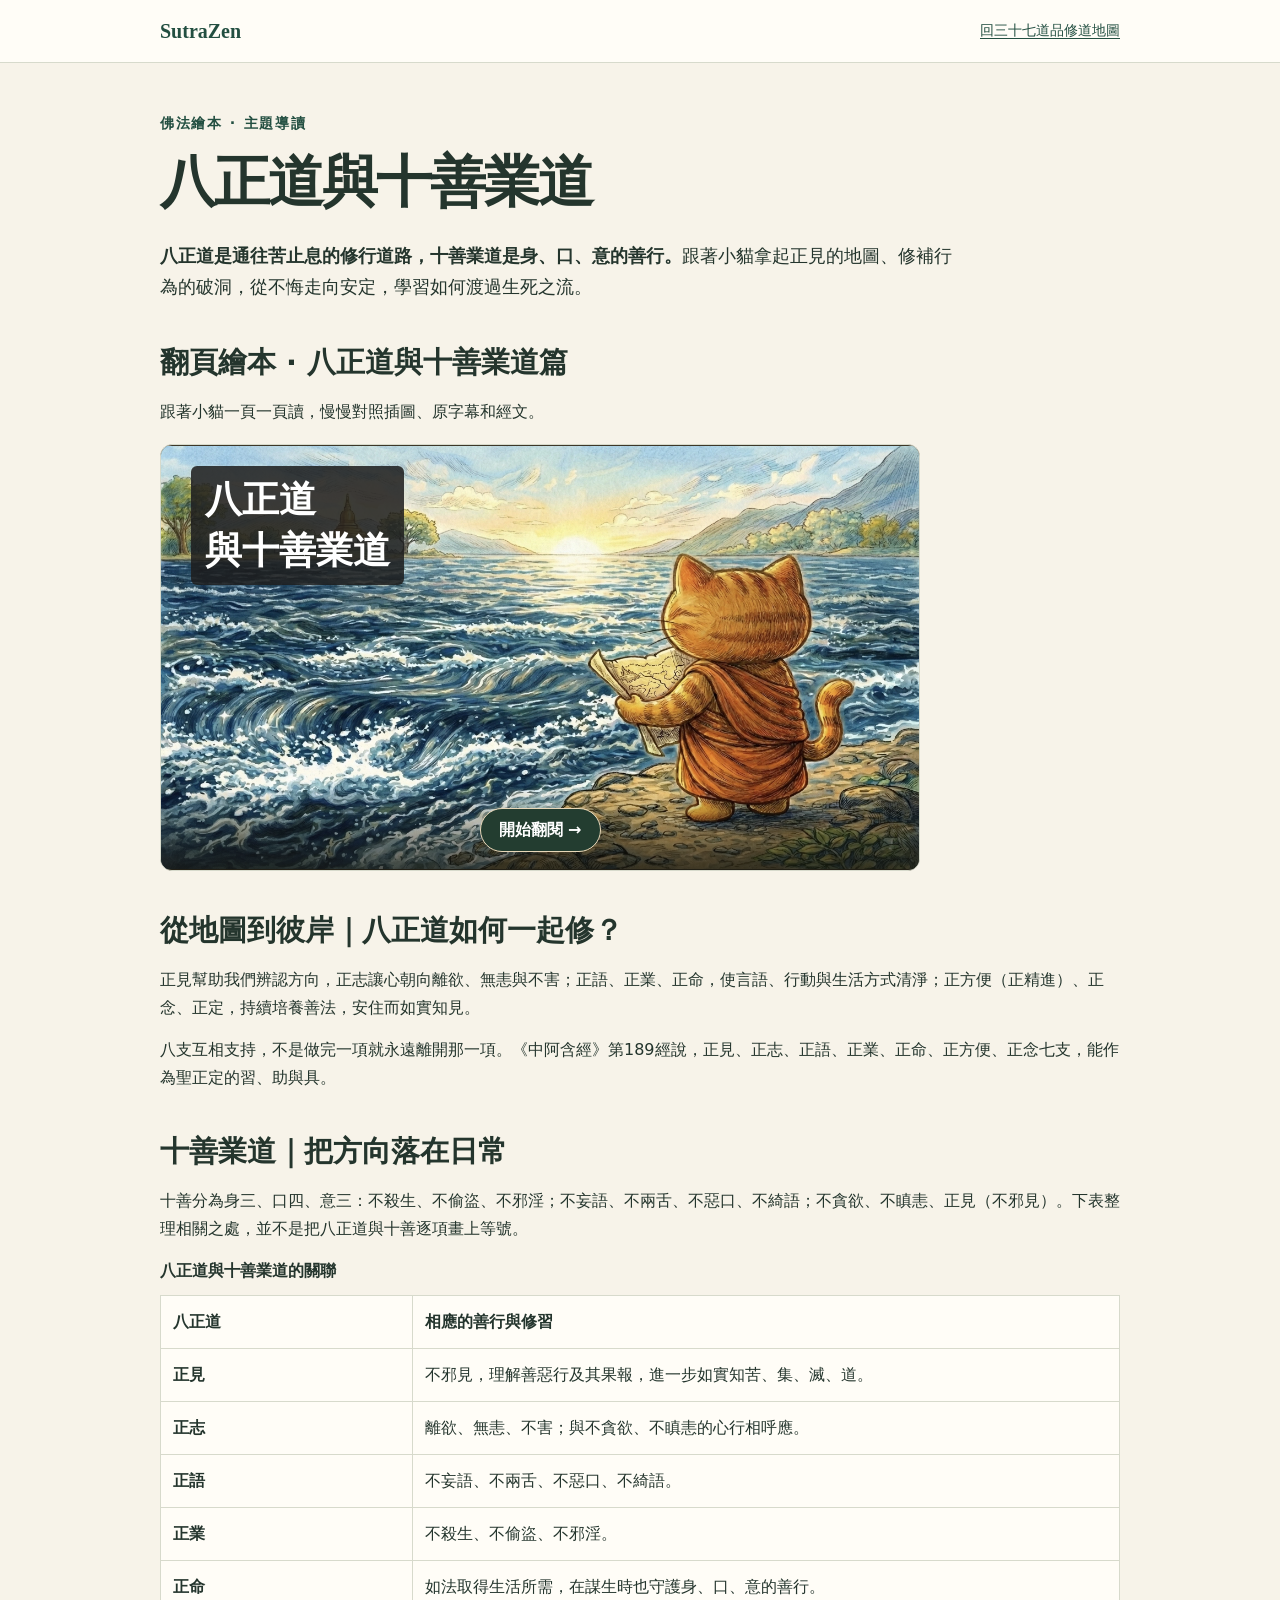
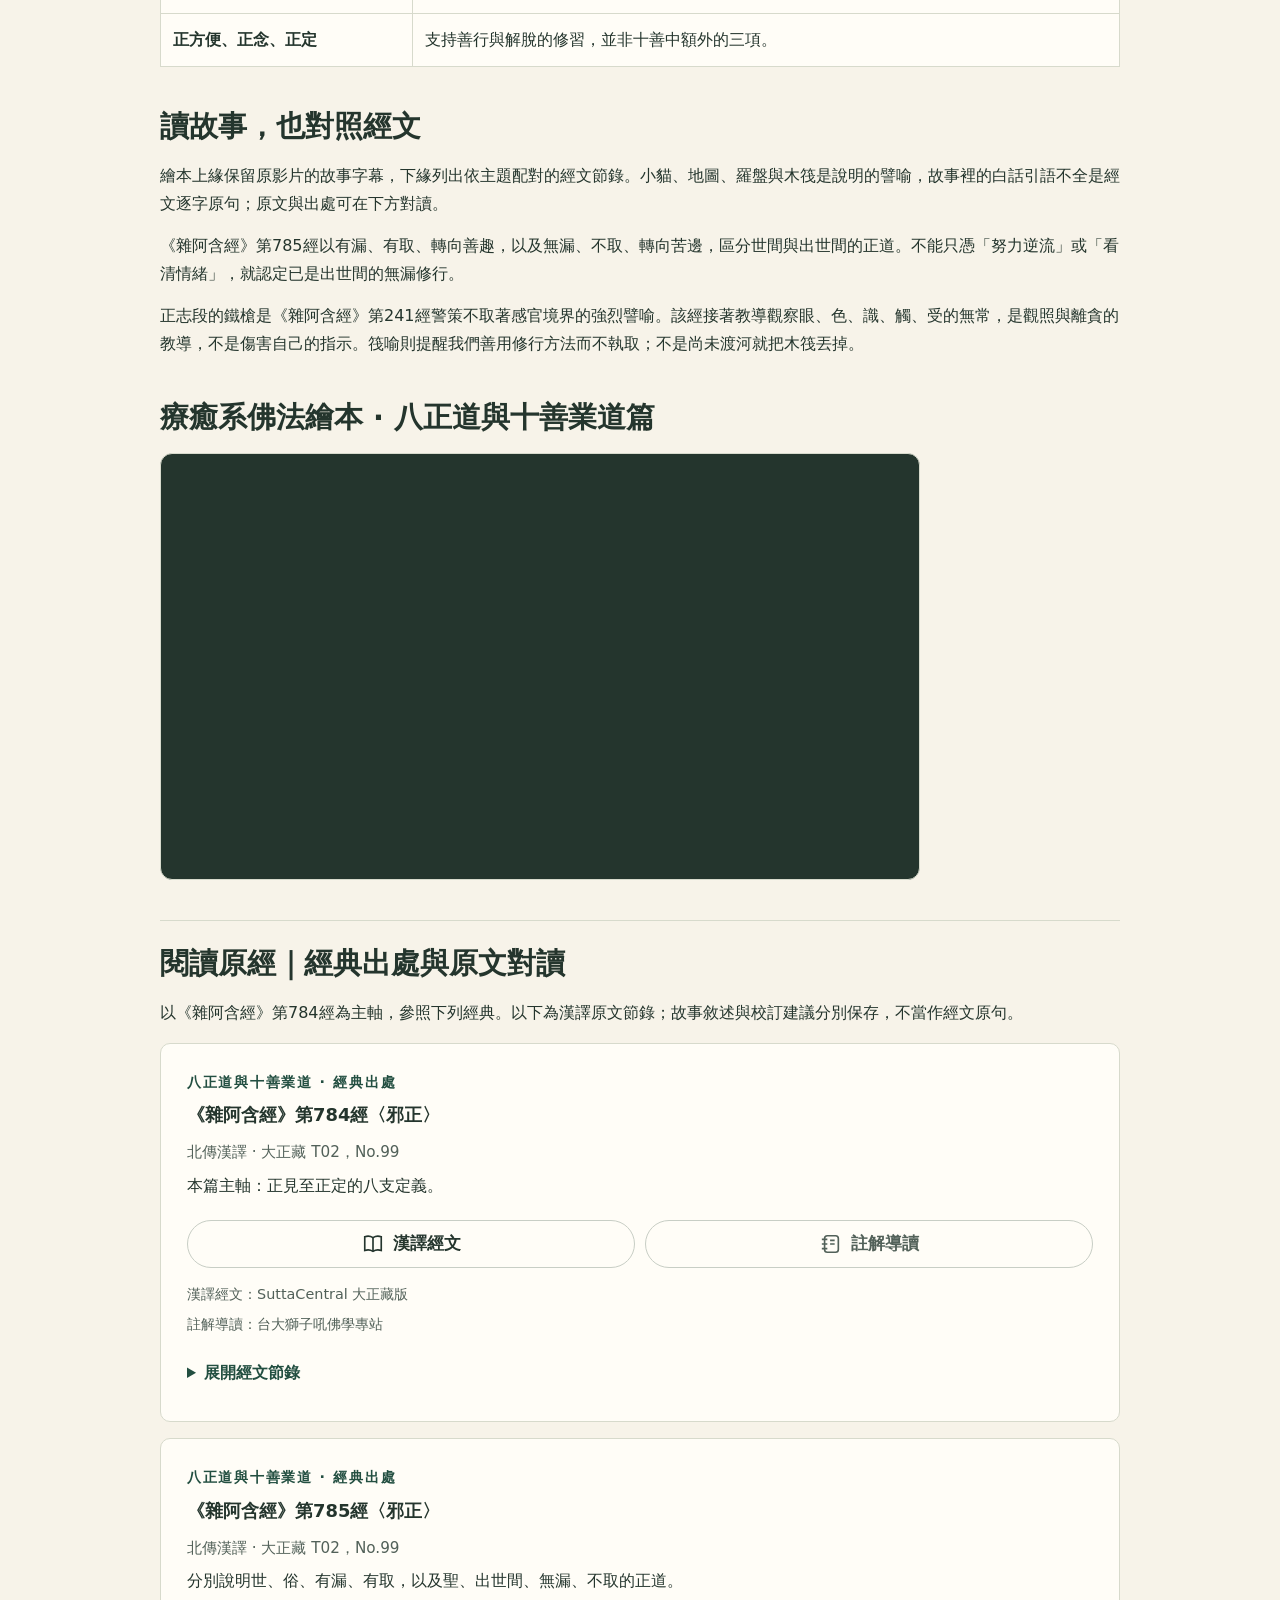
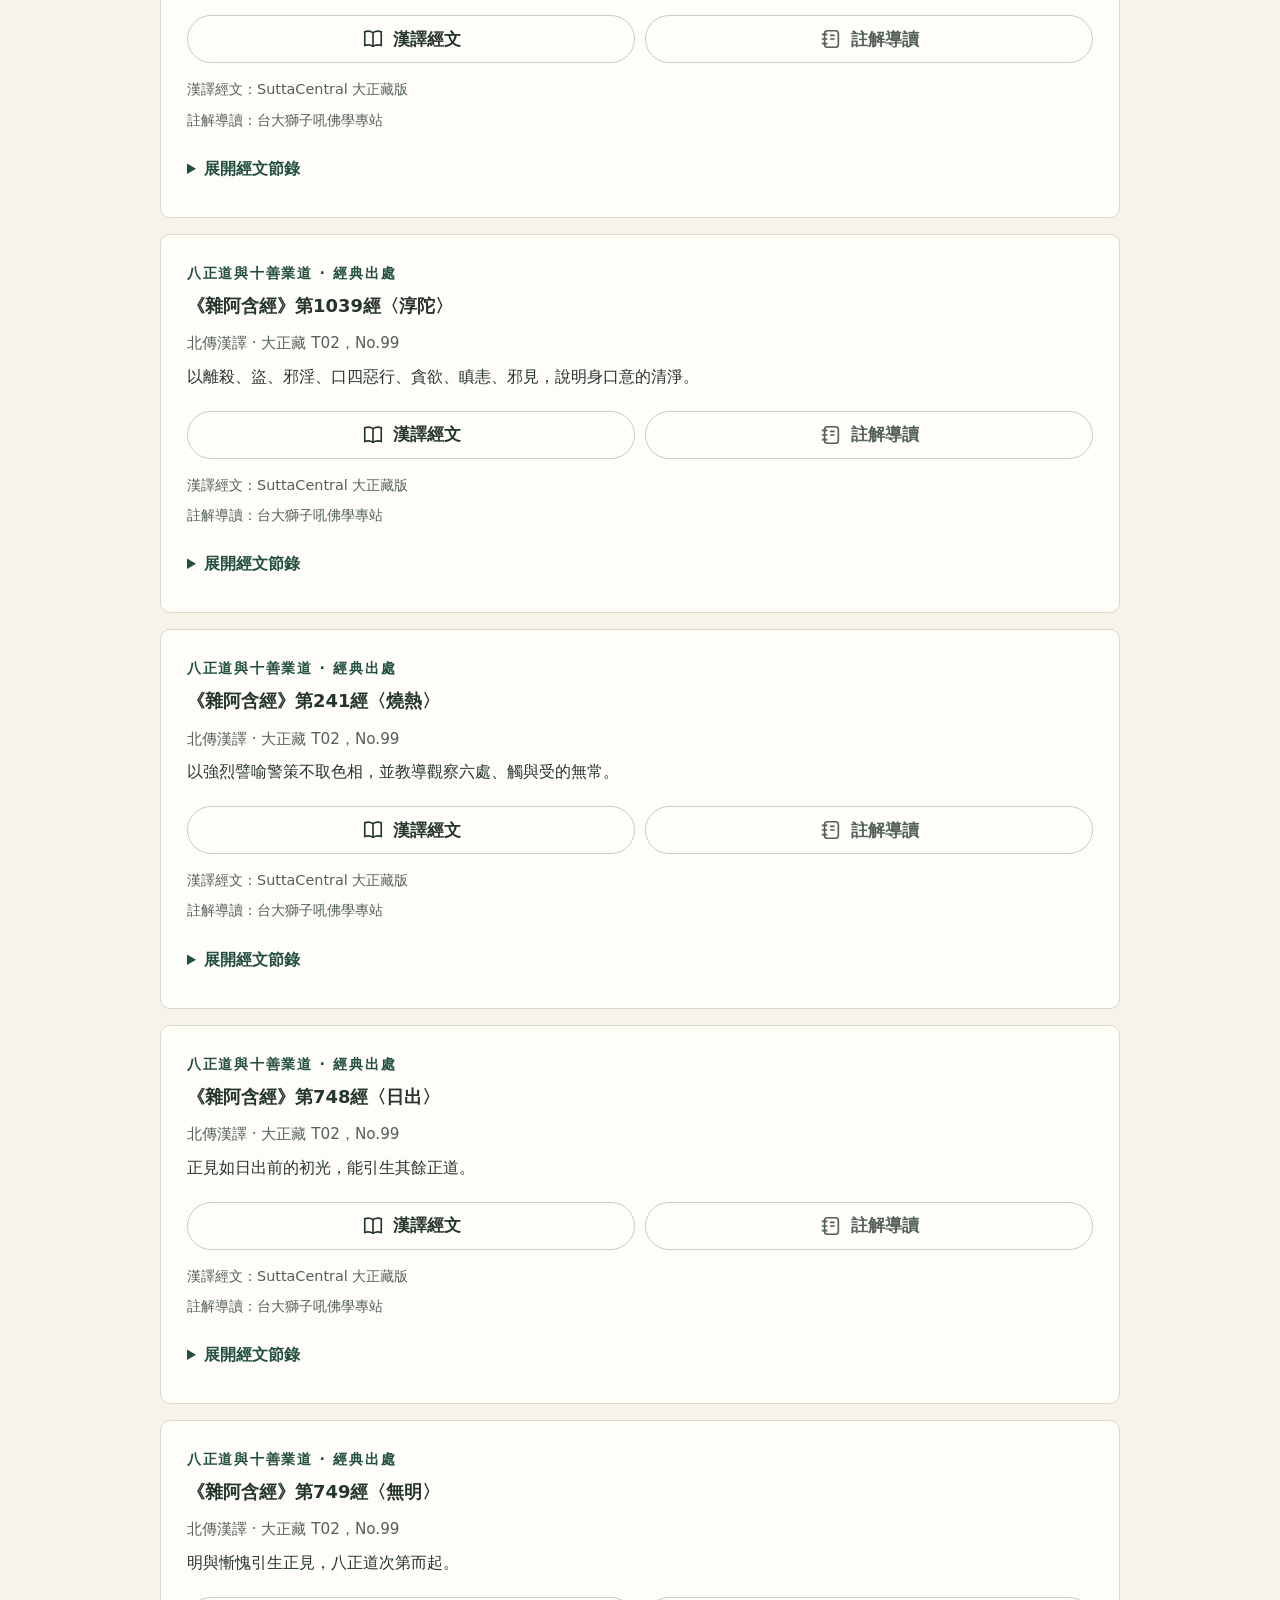
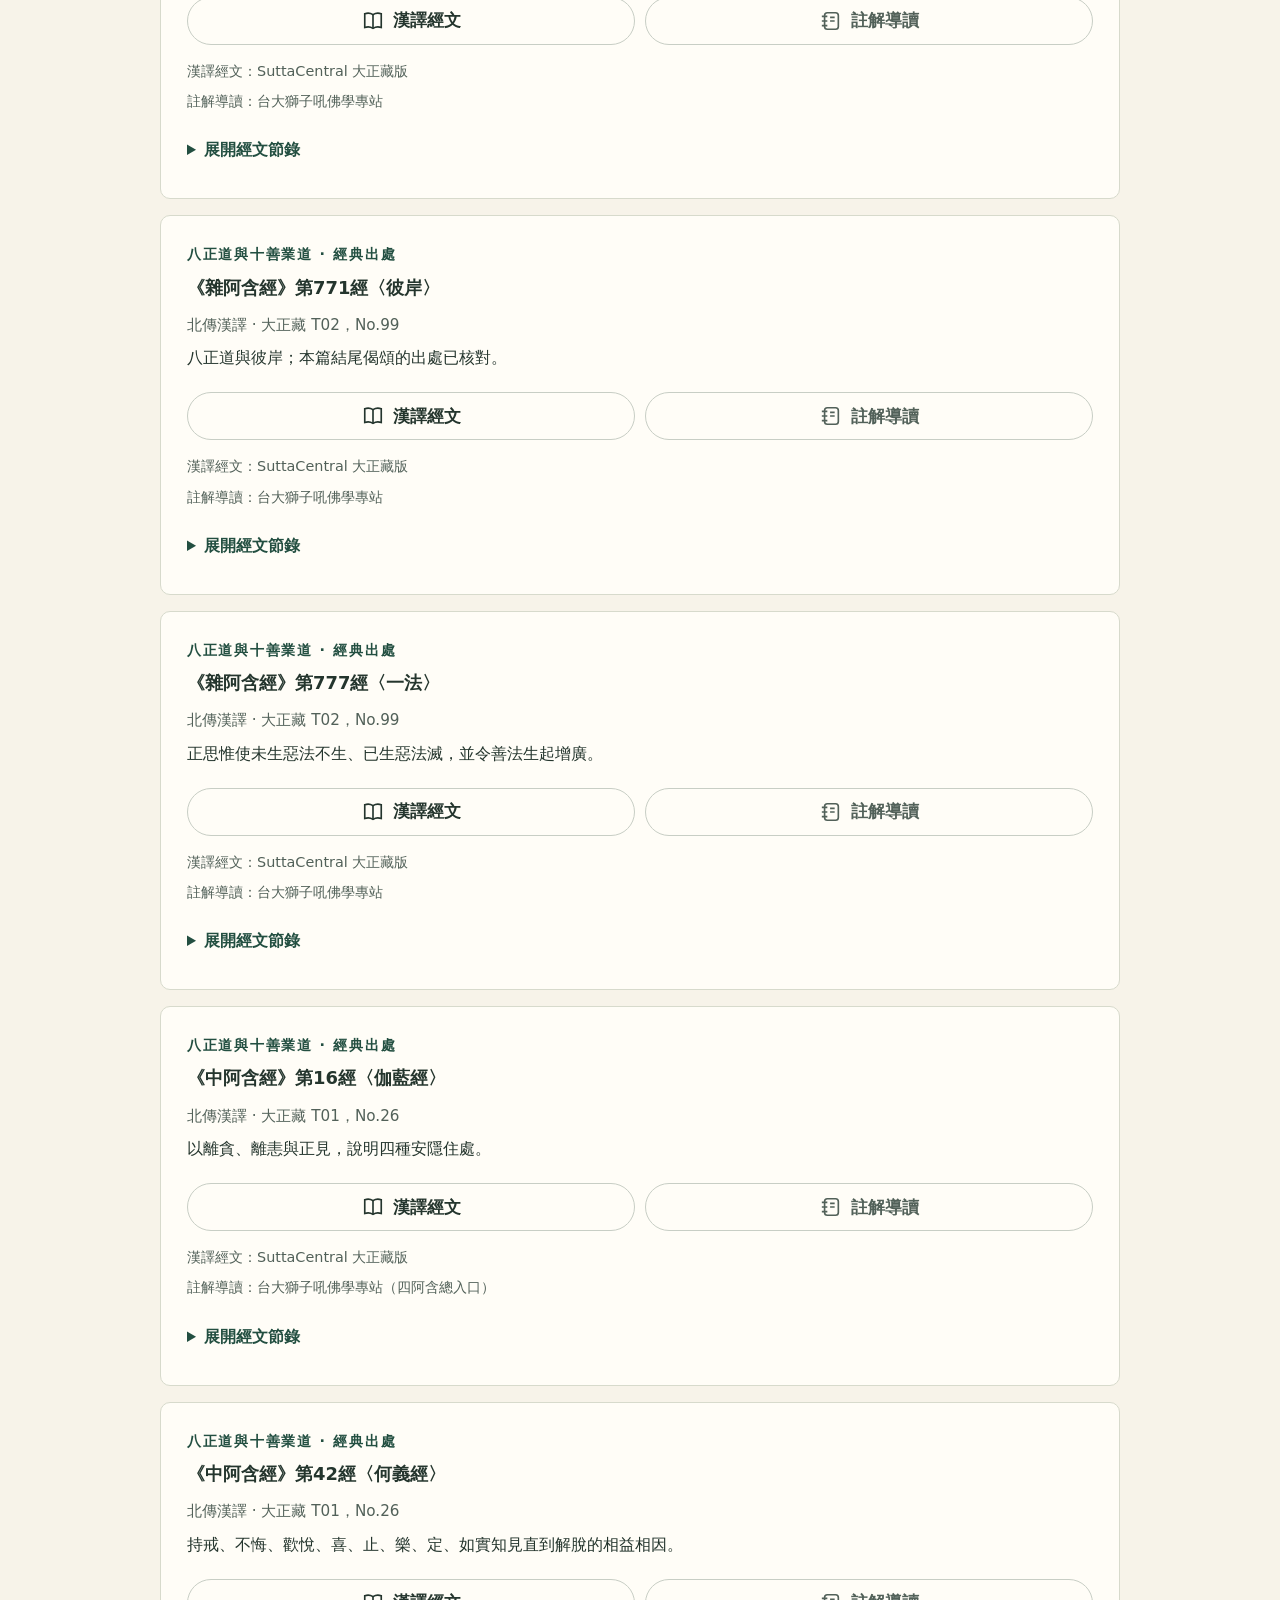
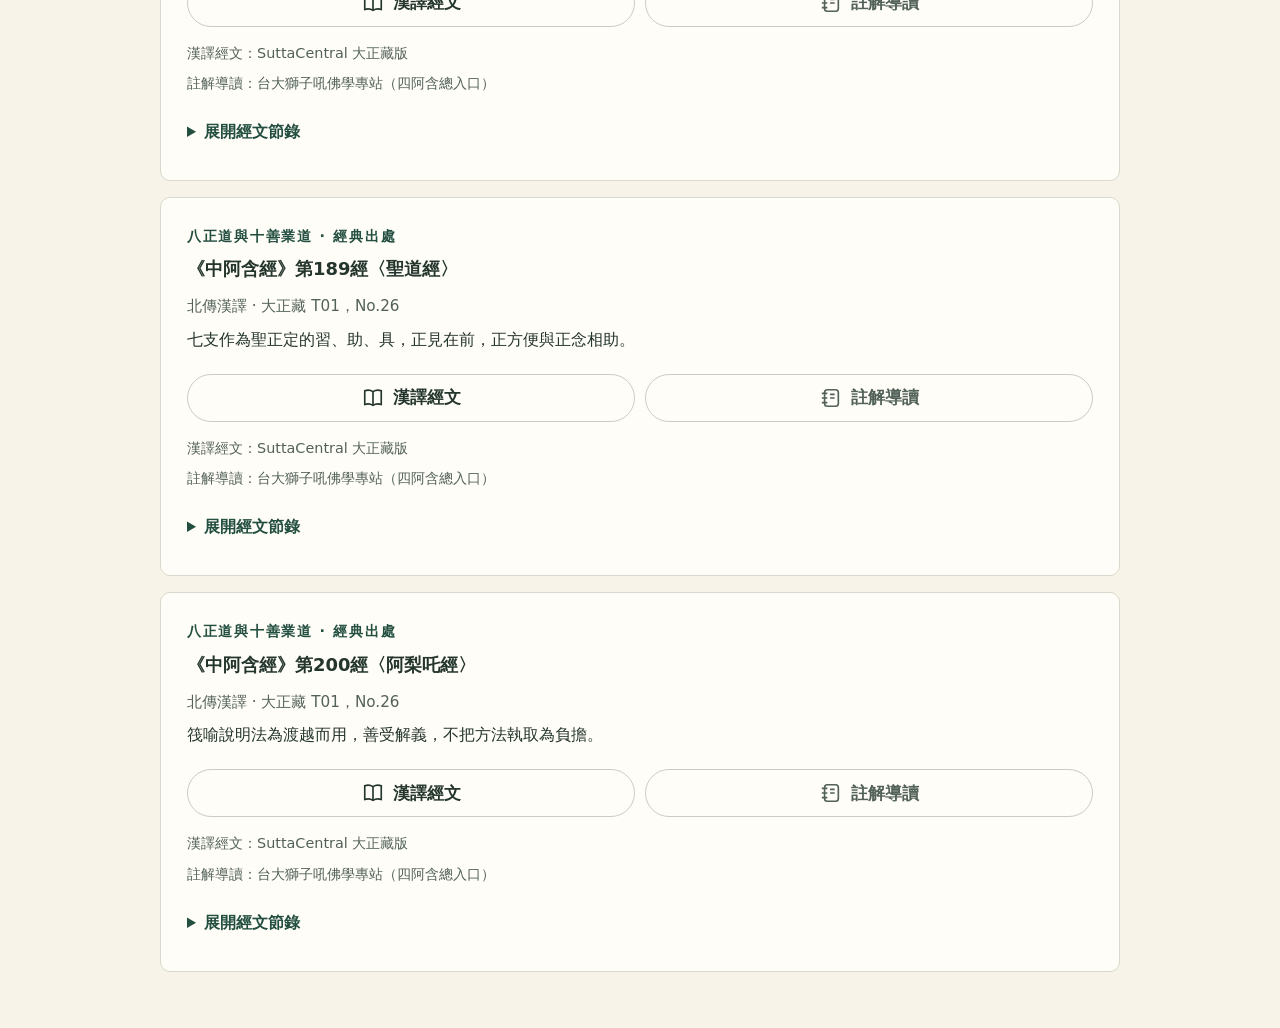
<file: eightfold-path/index.html>
<!doctype html>
<html lang="zh-Hant-TW">
<head>
<meta charset="utf-8">
<meta name="viewport" content="width=device-width, initial-scale=1">
<title>八正道與十善業道｜SutraZen</title>
<meta name="description" content="跟著小貓從正見的地圖出發，認識八正道與十善業道，從身口意的善行，走向不悔、安定與解脫。">
<link rel="stylesheet" href="guide.css">
<link rel="stylesheet" href="../guide-header.css">
<link rel="stylesheet" href="../guide-ui.css">
</head>
<body class="topic-guide">
<header class="guide-header"><div class="guide-header-inner"><span class="guide-brand">SutraZen</span><a class="guide-return" href="../">回三十七道品修道地圖</a></div></header>
<main class="wrap guide-content">
<p class="eyebrow">佛法繪本 · 主題導讀</p>
<h1>八正道與十善業道</h1>
<p class="lead"><strong>八正道是通往苦止息的修行道路，十善業道是身、口、意的善行。</strong>跟著小貓拿起正見的地圖、修補行為的破洞，從不悔走向安定，學習如何渡過生死之流。</p>
<section class="book-preview" aria-labelledby="book-preview-heading">
<h2 id="book-preview-heading">翻頁繪本 · 八正道與十善業道篇</h2>
<p class="intro">跟著小貓一頁一頁讀，慢慢對照插圖、原字幕和經文。</p>
<a class="book-cover" href="book/" aria-label="開始翻閱八正道與十善業道">
<img src="../docs/eightfold-path/assets/02-right-view.webp" alt="小貓在晨光中閱讀正見地圖" width="2752" height="1536">
<span class="cover-title">八正道<br>與十善業道</span>
<span class="book-cover-action"><span>開始翻閱 <span aria-hidden="true">→</span></span></span>
</a>
</section>
<section aria-labelledby="path-heading">
<h2 id="path-heading">從地圖到彼岸｜八正道如何一起修？</h2>
<p>正見幫助我們辨認方向，正志讓心朝向離欲、無恚與不害；正語、正業、正命，使言語、行動與生活方式清淨；正方便（正精進）、正念、正定，持續培養善法，安住而如實知見。</p>
<p>八支互相支持，不是做完一項就永遠離開那一項。《中阿含經》第189經說，正見、正志、正語、正業、正命、正方便、正念七支，能作為聖正定的習、助與具。</p>
</section>
<section aria-labelledby="wholesome-heading">
<h2 id="wholesome-heading">十善業道｜把方向落在日常</h2>
<p>十善分為身三、口四、意三：不殺生、不偷盜、不邪淫；不妄語、不兩舌、不惡口、不綺語；不貪欲、不瞋恚、正見（不邪見）。下表整理相關之處，並不是把八正道與十善逐項畫上等號。</p>
<div class="table-wrap"><table><caption>八正道與十善業道的關聯</caption><thead><tr><th scope="col">八正道</th><th scope="col">相應的善行與修習</th></tr></thead><tbody>
<tr><th scope="row">正見</th><td>不邪見，理解善惡行及其果報，進一步如實知苦、集、滅、道。</td></tr>
<tr><th scope="row">正志</th><td>離欲、無恚、不害；與不貪欲、不瞋恚的心行相呼應。</td></tr>
<tr><th scope="row">正語</th><td>不妄語、不兩舌、不惡口、不綺語。</td></tr>
<tr><th scope="row">正業</th><td>不殺生、不偷盜、不邪淫。</td></tr>
<tr><th scope="row">正命</th><td>如法取得生活所需，在謀生時也守護身、口、意的善行。</td></tr>
<tr><th scope="row">正方便、正念、正定</th><td>支持善行與解脫的修習，並非十善中額外的三項。</td></tr>
</tbody></table></div>
</section>
<section aria-labelledby="reading-heading">
<h2 id="reading-heading">讀故事，也對照經文</h2>
<p>繪本上緣保留原影片的故事字幕，下緣列出依主題配對的經文節錄。小貓、地圖、羅盤與木筏是說明的譬喻，故事裡的白話引語不全是經文逐字原句；原文與出處可在下方對讀。</p>
<p>《雜阿含經》第785經以有漏、有取、轉向善趣，以及無漏、不取、轉向苦邊，區分世間與出世間的正道。不能只憑「努力逆流」或「看清情緒」，就認定已是出世間的無漏修行。</p>
<p>正志段的鐵槍是《雜阿含經》第241經警策不取著感官境界的強烈譬喻。該經接著教導觀察眼、色、識、觸、受的無常，是觀照與離貪的教導，不是傷害自己的指示。筏喻則提醒我們善用修行方法而不執取；不是尚未渡河就把木筏丟掉。</p>
</section>
<section id="video" class="guide-video" aria-labelledby="video-heading">
<h2 id="video-heading">療癒系佛法繪本 · 八正道與十善業道篇</h2>
<div class="video"><iframe title="療癒系佛法繪本 · 八正道與十善業道篇" src="https://www.youtube.com/embed/wabgCGL-Cfk" loading="lazy" referrerpolicy="strict-origin-when-cross-origin" allow="accelerometer; autoplay; encrypted-media; gyroscope; picture-in-picture; web-share" allowfullscreen></iframe></div>
</section>
<section id="sources" class="refs" aria-labelledby="sources-heading">
<h2 id="sources-heading">閱讀原經｜經典出處與原文對讀</h2>
<p>以《雜阿含經》第784經為主軸，參照下列經典。以下為漢譯原文節錄；故事敘述與校訂建議分別保存，不當作經文原句。</p>
<article class="source-entry" id="sa784">
<p class="eyebrow">八正道與十善業道 · 經典出處</p>
<h3>《雜阿含經》第784經〈邪正〉</h3><p class="source-meta">北傳漢譯 · 大正藏 T02，No.99</p>
<p>本篇主軸：正見至正定的八支定義。</p>
<div class="source-actions">
<a class="source-button source-button--original" href="https://suttacentral.net/sa784/lzh/taisho" target="_blank" rel="noopener noreferrer"><svg viewbox="0 0 24 24" fill="none" stroke="currentColor" stroke-width="1.8" aria-hidden="true"><path d="M12 5c-3-2-6-2-9-1v15c3-1 6-1 9 1 3-2 6-2 9-1V4c-3-1-6-1-9 1Z"></path><path d="M12 5v15"></path></svg><span>漢譯經文</span></a>
<a class="source-button source-button--annotation" href="https://buddhaspace.org/agama/sub/784.html" target="_blank" rel="noopener noreferrer"><svg viewbox="0 0 24 24" fill="none" stroke="currentColor" stroke-width="1.8" aria-hidden="true"><rect x="5" y="3" width="15" height="18" rx="3"></rect><path d="M2 7h6M2 12h6M2 17h6M11 8h5M11 12h5"></path></svg><span>註解導讀</span></a>
</div><div class="source-providers"><p>漢譯經文：SuttaCentral 大正藏版</p><p>註解導讀：台大獅子吼佛學專站</p></div>
<details><summary>展開經文節錄</summary><blockquote><p>何等為正見？謂說有施、有說、有齋，有善行、有惡行，有善惡行果報，有此世、有他世，有父母、有眾生生，有阿羅漢善到、善向，有此世、他世自知作證具足住：『我生已盡，梵行已立，所作已作，自知不受後有。』何等為正志？謂出要志、無恚志、不害志。何等為正語？謂離妄語、離兩舌、離惡口、離綺語。何等為正業？謂離殺、盜、婬。何等為正命？謂如法求衣服、飲食、臥具、湯藥，非不如法。何等為正方便？謂欲、精進、方便、出離、勤競、堪能常行不退。何等為正念？謂念隨順，念不妄、不虛。何等為正定？謂住心不亂、堅固、攝持、寂止、三昧、一心。</p></blockquote></details>
</article>
<article class="source-entry" id="sa785">
<p class="eyebrow">八正道與十善業道 · 經典出處</p>
<h3>《雜阿含經》第785經〈邪正〉</h3><p class="source-meta">北傳漢譯 · 大正藏 T02，No.99</p>
<p>分別說明世、俗、有漏、有取，以及聖、出世間、無漏、不取的正道。</p>
<div class="source-actions">
<a class="source-button source-button--original" href="https://suttacentral.net/sa785/lzh/taisho" target="_blank" rel="noopener noreferrer"><svg viewbox="0 0 24 24" fill="none" stroke="currentColor" stroke-width="1.8" aria-hidden="true"><path d="M12 5c-3-2-6-2-9-1v15c3-1 6-1 9 1 3-2 6-2 9-1V4c-3-1-6-1-9 1Z"></path><path d="M12 5v15"></path></svg><span>漢譯經文</span></a>
<a class="source-button source-button--annotation" href="https://buddhaspace.org/agama/sub/785.html" target="_blank" rel="noopener noreferrer"><svg viewbox="0 0 24 24" fill="none" stroke="currentColor" stroke-width="1.8" aria-hidden="true"><rect x="5" y="3" width="15" height="18" rx="3"></rect><path d="M2 7h6M2 12h6M2 17h6M11 8h5M11 12h5"></path></svg><span>註解導讀</span></a>
</div><div class="source-providers"><p>漢譯經文：SuttaCentral 大正藏版</p><p>註解導讀：台大獅子吼佛學專站</p></div>
<details><summary>展開經文節錄</summary><blockquote><p>何等為正見？謂正見有二種，有正見，是世、俗，有漏、有取，轉向善趣；有正見，是聖、出世間，無漏、無取，正盡苦，轉向苦邊。</p></blockquote></details>
</article>
<article class="source-entry" id="sa1039">
<p class="eyebrow">八正道與十善業道 · 經典出處</p>
<h3>《雜阿含經》第1039經〈淳陀〉</h3><p class="source-meta">北傳漢譯 · 大正藏 T02，No.99</p>
<p>以離殺、盜、邪淫、口四惡行、貪欲、瞋恚、邪見，說明身口意的清淨。</p>
<div class="source-actions">
<a class="source-button source-button--original" href="https://suttacentral.net/sa1039/lzh/taisho" target="_blank" rel="noopener noreferrer"><svg viewbox="0 0 24 24" fill="none" stroke="currentColor" stroke-width="1.8" aria-hidden="true"><path d="M12 5c-3-2-6-2-9-1v15c3-1 6-1 9 1 3-2 6-2 9-1V4c-3-1-6-1-9 1Z"></path><path d="M12 5v15"></path></svg><span>漢譯經文</span></a>
<a class="source-button source-button--annotation" href="https://buddhaspace.org/agama/sub/1039.html" target="_blank" rel="noopener noreferrer"><svg viewbox="0 0 24 24" fill="none" stroke="currentColor" stroke-width="1.8" aria-hidden="true"><rect x="5" y="3" width="15" height="18" rx="3"></rect><path d="M2 7h6M2 12h6M2 17h6M11 8h5M11 12h5"></path></svg><span>註解導讀</span></a>
</div><div class="source-providers"><p>漢譯經文：SuttaCentral 大正藏版</p><p>註解導讀：台大獅子吼佛學專站</p></div>
<details><summary>展開經文節錄</summary><blockquote><p>謂有人不殺生，離殺生，捨刀杖，慚愧，悲念一切眾生。不偷盜，遠離偷盜，與者取，不與不取，淨心不貪。離於邪婬，若父母護，乃至授一花鬘者，悉不強干起於邪婬，離於妄語，審諦實說，遠離兩舌，不傳此向彼，傳彼向此，共相破壞，離者令和，和者隨喜，遠離惡口，不剛強，多人樂其所說。離於壞語，諦說、時說、實說、義說、法說、見說。離於貪欲，不於他財、他眾具作己有想，而生貪著</p></blockquote></details>
</article>
<article class="source-entry" id="sa241">
<p class="eyebrow">八正道與十善業道 · 經典出處</p>
<h3>《雜阿含經》第241經〈燒熱〉</h3><p class="source-meta">北傳漢譯 · 大正藏 T02，No.99</p>
<p>以強烈譬喻警策不取色相，並教導觀察六處、觸與受的無常。</p>
<div class="source-actions">
<a class="source-button source-button--original" href="https://suttacentral.net/sa241/lzh/taisho" target="_blank" rel="noopener noreferrer"><svg viewbox="0 0 24 24" fill="none" stroke="currentColor" stroke-width="1.8" aria-hidden="true"><path d="M12 5c-3-2-6-2-9-1v15c3-1 6-1 9 1 3-2 6-2 9-1V4c-3-1-6-1-9 1Z"></path><path d="M12 5v15"></path></svg><span>漢譯經文</span></a>
<a class="source-button source-button--annotation" href="https://buddhaspace.org/agama/sub/241.html" target="_blank" rel="noopener noreferrer"><svg viewbox="0 0 24 24" fill="none" stroke="currentColor" stroke-width="1.8" aria-hidden="true"><rect x="5" y="3" width="15" height="18" rx="3"></rect><path d="M2 7h6M2 12h6M2 17h6M11 8h5M11 12h5"></path></svg><span>註解導讀</span></a>
</div><div class="source-providers"><p>漢譯經文：SuttaCentral 大正藏版</p><p>註解導讀：台大獅子吼佛學專站</p></div>
<details><summary>展開經文節錄</summary><blockquote><p>我從今日當正思惟：「觀眼無常、有為、心緣生法，若色、眼識、眼觸、眼觸因緣生受，內覺若苦、若樂、不苦不樂，彼亦無常、有為、心緣生法。</p></blockquote></details>
</article>
<article class="source-entry" id="sa748">
<p class="eyebrow">八正道與十善業道 · 經典出處</p>
<h3>《雜阿含經》第748經〈日出〉</h3><p class="source-meta">北傳漢譯 · 大正藏 T02，No.99</p>
<p>正見如日出前的初光，能引生其餘正道。</p>
<div class="source-actions">
<a class="source-button source-button--original" href="https://suttacentral.net/sa748/lzh/taisho" target="_blank" rel="noopener noreferrer"><svg viewbox="0 0 24 24" fill="none" stroke="currentColor" stroke-width="1.8" aria-hidden="true"><path d="M12 5c-3-2-6-2-9-1v15c3-1 6-1 9 1 3-2 6-2 9-1V4c-3-1-6-1-9 1Z"></path><path d="M12 5v15"></path></svg><span>漢譯經文</span></a>
<a class="source-button source-button--annotation" href="https://buddhaspace.org/agama/sub/748.html" target="_blank" rel="noopener noreferrer"><svg viewbox="0 0 24 24" fill="none" stroke="currentColor" stroke-width="1.8" aria-hidden="true"><rect x="5" y="3" width="15" height="18" rx="3"></rect><path d="M2 7h6M2 12h6M2 17h6M11 8h5M11 12h5"></path></svg><span>註解導讀</span></a>
</div><div class="source-providers"><p>漢譯經文：SuttaCentral 大正藏版</p><p>註解導讀：台大獅子吼佛學專站</p></div>
<details><summary>展開經文節錄</summary><blockquote><p>如日出前相，謂明相初光。如是比丘正盡苦邊、究竟苦邊前相者，所謂正見。</p></blockquote></details>
</article>
<article class="source-entry" id="sa749">
<p class="eyebrow">八正道與十善業道 · 經典出處</p>
<h3>《雜阿含經》第749經〈無明〉</h3><p class="source-meta">北傳漢譯 · 大正藏 T02，No.99</p>
<p>明與慚愧引生正見，八正道次第而起。</p>
<div class="source-actions">
<a class="source-button source-button--original" href="https://suttacentral.net/sa749/lzh/taisho" target="_blank" rel="noopener noreferrer"><svg viewbox="0 0 24 24" fill="none" stroke="currentColor" stroke-width="1.8" aria-hidden="true"><path d="M12 5c-3-2-6-2-9-1v15c3-1 6-1 9 1 3-2 6-2 9-1V4c-3-1-6-1-9 1Z"></path><path d="M12 5v15"></path></svg><span>漢譯經文</span></a>
<a class="source-button source-button--annotation" href="https://buddhaspace.org/agama/sub/749.html" target="_blank" rel="noopener noreferrer"><svg viewbox="0 0 24 24" fill="none" stroke="currentColor" stroke-width="1.8" aria-hidden="true"><rect x="5" y="3" width="15" height="18" rx="3"></rect><path d="M2 7h6M2 12h6M2 17h6M11 8h5M11 12h5"></path></svg><span>註解導讀</span></a>
</div><div class="source-providers"><p>漢譯經文：SuttaCentral 大正藏版</p><p>註解導讀：台大獅子吼佛學專站</p></div>
<details><summary>展開經文節錄</summary><blockquote><p>若起明為前相，生諸善法。時，慚愧隨生，慚愧生已，能生正見，正見生已，起正志、正語、正業、正命、正方便、正念、正定，次第而起。</p></blockquote></details>
</article>
<article class="source-entry" id="sa771">
<p class="eyebrow">八正道與十善業道 · 經典出處</p>
<h3>《雜阿含經》第771經〈彼岸〉</h3><p class="source-meta">北傳漢譯 · 大正藏 T02，No.99</p>
<p>八正道與彼岸；本篇結尾偈頌的出處已核對。</p>
<div class="source-actions">
<a class="source-button source-button--original" href="https://suttacentral.net/sa771/lzh/taisho" target="_blank" rel="noopener noreferrer"><svg viewbox="0 0 24 24" fill="none" stroke="currentColor" stroke-width="1.8" aria-hidden="true"><path d="M12 5c-3-2-6-2-9-1v15c3-1 6-1 9 1 3-2 6-2 9-1V4c-3-1-6-1-9 1Z"></path><path d="M12 5v15"></path></svg><span>漢譯經文</span></a>
<a class="source-button source-button--annotation" href="https://buddhaspace.org/agama/sub/771.html" target="_blank" rel="noopener noreferrer"><svg viewbox="0 0 24 24" fill="none" stroke="currentColor" stroke-width="1.8" aria-hidden="true"><rect x="5" y="3" width="15" height="18" rx="3"></rect><path d="M2 7h6M2 12h6M2 17h6M11 8h5M11 12h5"></path></svg><span>註解導讀</span></a>
</div><div class="source-providers"><p>漢譯經文：SuttaCentral 大正藏版</p><p>註解導讀：台大獅子吼佛學專站</p></div>
<details><summary>展開經文節錄</summary><blockquote><p>希有諸人民，　　能度於彼岸，　一切諸世間，　　徘徊遊此岸。　於此正法律，　　能善隨順者，　斯等能度彼，　　生死難度岸。</p></blockquote></details>
</article>
<article class="source-entry" id="sa777">
<p class="eyebrow">八正道與十善業道 · 經典出處</p>
<h3>《雜阿含經》第777經〈一法〉</h3><p class="source-meta">北傳漢譯 · 大正藏 T02，No.99</p>
<p>正思惟使未生惡法不生、已生惡法滅，並令善法生起增廣。</p>
<div class="source-actions">
<a class="source-button source-button--original" href="https://suttacentral.net/sa777/lzh/taisho" target="_blank" rel="noopener noreferrer"><svg viewbox="0 0 24 24" fill="none" stroke="currentColor" stroke-width="1.8" aria-hidden="true"><path d="M12 5c-3-2-6-2-9-1v15c3-1 6-1 9 1 3-2 6-2 9-1V4c-3-1-6-1-9 1Z"></path><path d="M12 5v15"></path></svg><span>漢譯經文</span></a>
<a class="source-button source-button--annotation" href="https://buddhaspace.org/agama/sub/777.html" target="_blank" rel="noopener noreferrer"><svg viewbox="0 0 24 24" fill="none" stroke="currentColor" stroke-width="1.8" aria-hidden="true"><rect x="5" y="3" width="15" height="18" rx="3"></rect><path d="M2 7h6M2 12h6M2 17h6M11 8h5M11 12h5"></path></svg><span>註解導讀</span></a>
</div><div class="source-providers"><p>漢譯經文：SuttaCentral 大正藏版</p><p>註解導讀：台大獅子吼佛學專站</p></div>
<details><summary>展開經文節錄</summary><blockquote><p>我於內法中，不見一法，未生惡不善法令不生，已生惡不善法令滅，未生善法令生，已生善法重生令增廣，如說正思惟。</p></blockquote></details>
</article>
<article class="source-entry" id="ma16">
<p class="eyebrow">八正道與十善業道 · 經典出處</p>
<h3>《中阿含經》第16經〈伽藍經〉</h3><p class="source-meta">北傳漢譯 · 大正藏 T01，No.26</p>
<p>以離貪、離恚與正見，說明四種安隱住處。</p>
<div class="source-actions">
<a class="source-button source-button--original" href="https://suttacentral.net/ma16/lzh/taisho" target="_blank" rel="noopener noreferrer"><svg viewbox="0 0 24 24" fill="none" stroke="currentColor" stroke-width="1.8" aria-hidden="true"><path d="M12 5c-3-2-6-2-9-1v15c3-1 6-1 9 1 3-2 6-2 9-1V4c-3-1-6-1-9 1Z"></path><path d="M12 5v15"></path></svg><span>漢譯經文</span></a>
<a class="source-button source-button--annotation" href="https://buddhaspace.org/main/modules/dokuwiki/" target="_blank" rel="noopener noreferrer"><svg viewbox="0 0 24 24" fill="none" stroke="currentColor" stroke-width="1.8" aria-hidden="true"><rect x="5" y="3" width="15" height="18" rx="3"></rect><path d="M2 7h6M2 12h6M2 17h6M11 8h5M11 12h5"></path></svg><span>註解導讀</span></a>
</div><div class="source-providers"><p>漢譯經文：SuttaCentral 大正藏版</p><p>註解導讀：台大獅子吼佛學專站（四阿含總入口）</p></div>
<details><summary>展開經文節錄</summary><blockquote><p>如是，伽藍！多聞聖弟子心無結無怨，無恚無諍，便得四安隱住處。</p></blockquote></details>
</article>
<article class="source-entry" id="ma42">
<p class="eyebrow">八正道與十善業道 · 經典出處</p>
<h3>《中阿含經》第42經〈何義經〉</h3><p class="source-meta">北傳漢譯 · 大正藏 T01，No.26</p>
<p>持戒、不悔、歡悅、喜、止、樂、定、如實知見直到解脫的相益相因。</p>
<div class="source-actions">
<a class="source-button source-button--original" href="https://suttacentral.net/ma42/lzh/taisho" target="_blank" rel="noopener noreferrer"><svg viewbox="0 0 24 24" fill="none" stroke="currentColor" stroke-width="1.8" aria-hidden="true"><path d="M12 5c-3-2-6-2-9-1v15c3-1 6-1 9 1 3-2 6-2 9-1V4c-3-1-6-1-9 1Z"></path><path d="M12 5v15"></path></svg><span>漢譯經文</span></a>
<a class="source-button source-button--annotation" href="https://buddhaspace.org/main/modules/dokuwiki/" target="_blank" rel="noopener noreferrer"><svg viewbox="0 0 24 24" fill="none" stroke="currentColor" stroke-width="1.8" aria-hidden="true"><rect x="5" y="3" width="15" height="18" rx="3"></rect><path d="M2 7h6M2 12h6M2 17h6M11 8h5M11 12h5"></path></svg><span>註解導讀</span></a>
</div><div class="source-providers"><p>漢譯經文：SuttaCentral 大正藏版</p><p>註解導讀：台大獅子吼佛學專站（四阿含總入口）</p></div>
<details><summary>展開經文節錄</summary><blockquote><p>阿難！是為法法相益，法法相因，如是此戒趣至第一，謂度此岸，得至彼岸。</p></blockquote></details>
</article>
<article class="source-entry" id="ma189">
<p class="eyebrow">八正道與十善業道 · 經典出處</p>
<h3>《中阿含經》第189經〈聖道經〉</h3><p class="source-meta">北傳漢譯 · 大正藏 T01，No.26</p>
<p>七支作為聖正定的習、助、具，正見在前，正方便與正念相助。</p>
<div class="source-actions">
<a class="source-button source-button--original" href="https://suttacentral.net/ma189/lzh/taisho" target="_blank" rel="noopener noreferrer"><svg viewbox="0 0 24 24" fill="none" stroke="currentColor" stroke-width="1.8" aria-hidden="true"><path d="M12 5c-3-2-6-2-9-1v15c3-1 6-1 9 1 3-2 6-2 9-1V4c-3-1-6-1-9 1Z"></path><path d="M12 5v15"></path></svg><span>漢譯經文</span></a>
<a class="source-button source-button--annotation" href="https://buddhaspace.org/main/modules/dokuwiki/" target="_blank" rel="noopener noreferrer"><svg viewbox="0 0 24 24" fill="none" stroke="currentColor" stroke-width="1.8" aria-hidden="true"><rect x="5" y="3" width="15" height="18" rx="3"></rect><path d="M2 7h6M2 12h6M2 17h6M11 8h5M11 12h5"></path></svg><span>註解導讀</span></a>
</div><div class="source-providers"><p>漢譯經文：SuttaCentral 大正藏版</p><p>註解導讀：台大獅子吼佛學專站（四阿含總入口）</p></div>
<details><summary>展開經文節錄</summary><blockquote><p>有一道令眾生得清淨，離愁慼啼哭，滅憂苦懊惱，便得如法，謂聖正定。有習、有助，亦復有具，而有七支，於聖正定說習、說助，亦復說具。云何為七？正見、正志、正語、正業、正命、正方便、正念。若有以此七支習、助、具，善趣向心得一者，是謂聖正定，有習、有助，亦復有具。所以者何？正見生正志，正志生正語，正語生正業，正業生正命，正命生正方便，正方便生正念，正念生正定，賢聖弟子如是心正定，頓盡婬、怒、癡，賢聖弟子如是正心解脫，頓知生已盡，梵行已立，所作已辦，不更受有，知如真，彼中正見最在其前。「若見邪見是邪見者，是謂正見，若見正見是正見者，亦謂正見。云何邪見？謂此見無施、無齋、無有呪說，無善惡業，無善惡業報，無此世彼世，無父無母，世無真人往至善處、善去善向、此世彼世自知自覺自作證成就遊，是謂邪見。云何正見？謂此見有施、有齋，亦有呪說，有善惡業，有善惡業報，有此世彼世，有父有母，世有真人往至善處、善去善向，此世彼世自知自覺自作證成就遊，是謂正見。是為見邪見是邪見者，是謂正見。見正見是正見者，亦謂正見。彼如是知已，則便求學，欲斷邪見成就正見，是謂正方便。比丘以念斷於邪見，成就正見，是謂正念。此三支隨正見從見方便，是故正見最在前也。</p></blockquote></details>
</article>
<article class="source-entry" id="ma200">
<p class="eyebrow">八正道與十善業道 · 經典出處</p>
<h3>《中阿含經》第200經〈阿梨吒經〉</h3><p class="source-meta">北傳漢譯 · 大正藏 T01，No.26</p>
<p>筏喻說明法為渡越而用，善受解義，不把方法執取為負擔。</p>
<div class="source-actions">
<a class="source-button source-button--original" href="https://suttacentral.net/ma200/lzh/taisho" target="_blank" rel="noopener noreferrer"><svg viewbox="0 0 24 24" fill="none" stroke="currentColor" stroke-width="1.8" aria-hidden="true"><path d="M12 5c-3-2-6-2-9-1v15c3-1 6-1 9 1 3-2 6-2 9-1V4c-3-1-6-1-9 1Z"></path><path d="M12 5v15"></path></svg><span>漢譯經文</span></a>
<a class="source-button source-button--annotation" href="https://buddhaspace.org/main/modules/dokuwiki/" target="_blank" rel="noopener noreferrer"><svg viewbox="0 0 24 24" fill="none" stroke="currentColor" stroke-width="1.8" aria-hidden="true"><rect x="5" y="3" width="15" height="18" rx="3"></rect><path d="M2 7h6M2 12h6M2 17h6M11 8h5M11 12h5"></path></svg><span>註解導讀</span></a>
</div><div class="source-providers"><p>漢譯經文：SuttaCentral 大正藏版</p><p>註解導讀：台大獅子吼佛學專站（四阿含總入口）</p></div>
<details><summary>展開經文節錄</summary><blockquote><p>如是。我為汝等長夜說栰喻法，欲令棄捨，不欲令受。若汝等知我長夜說栰喻法者，當以捨是法，況非法耶？</p></blockquote></details>
</article>
</section></main></body></html>
</file>
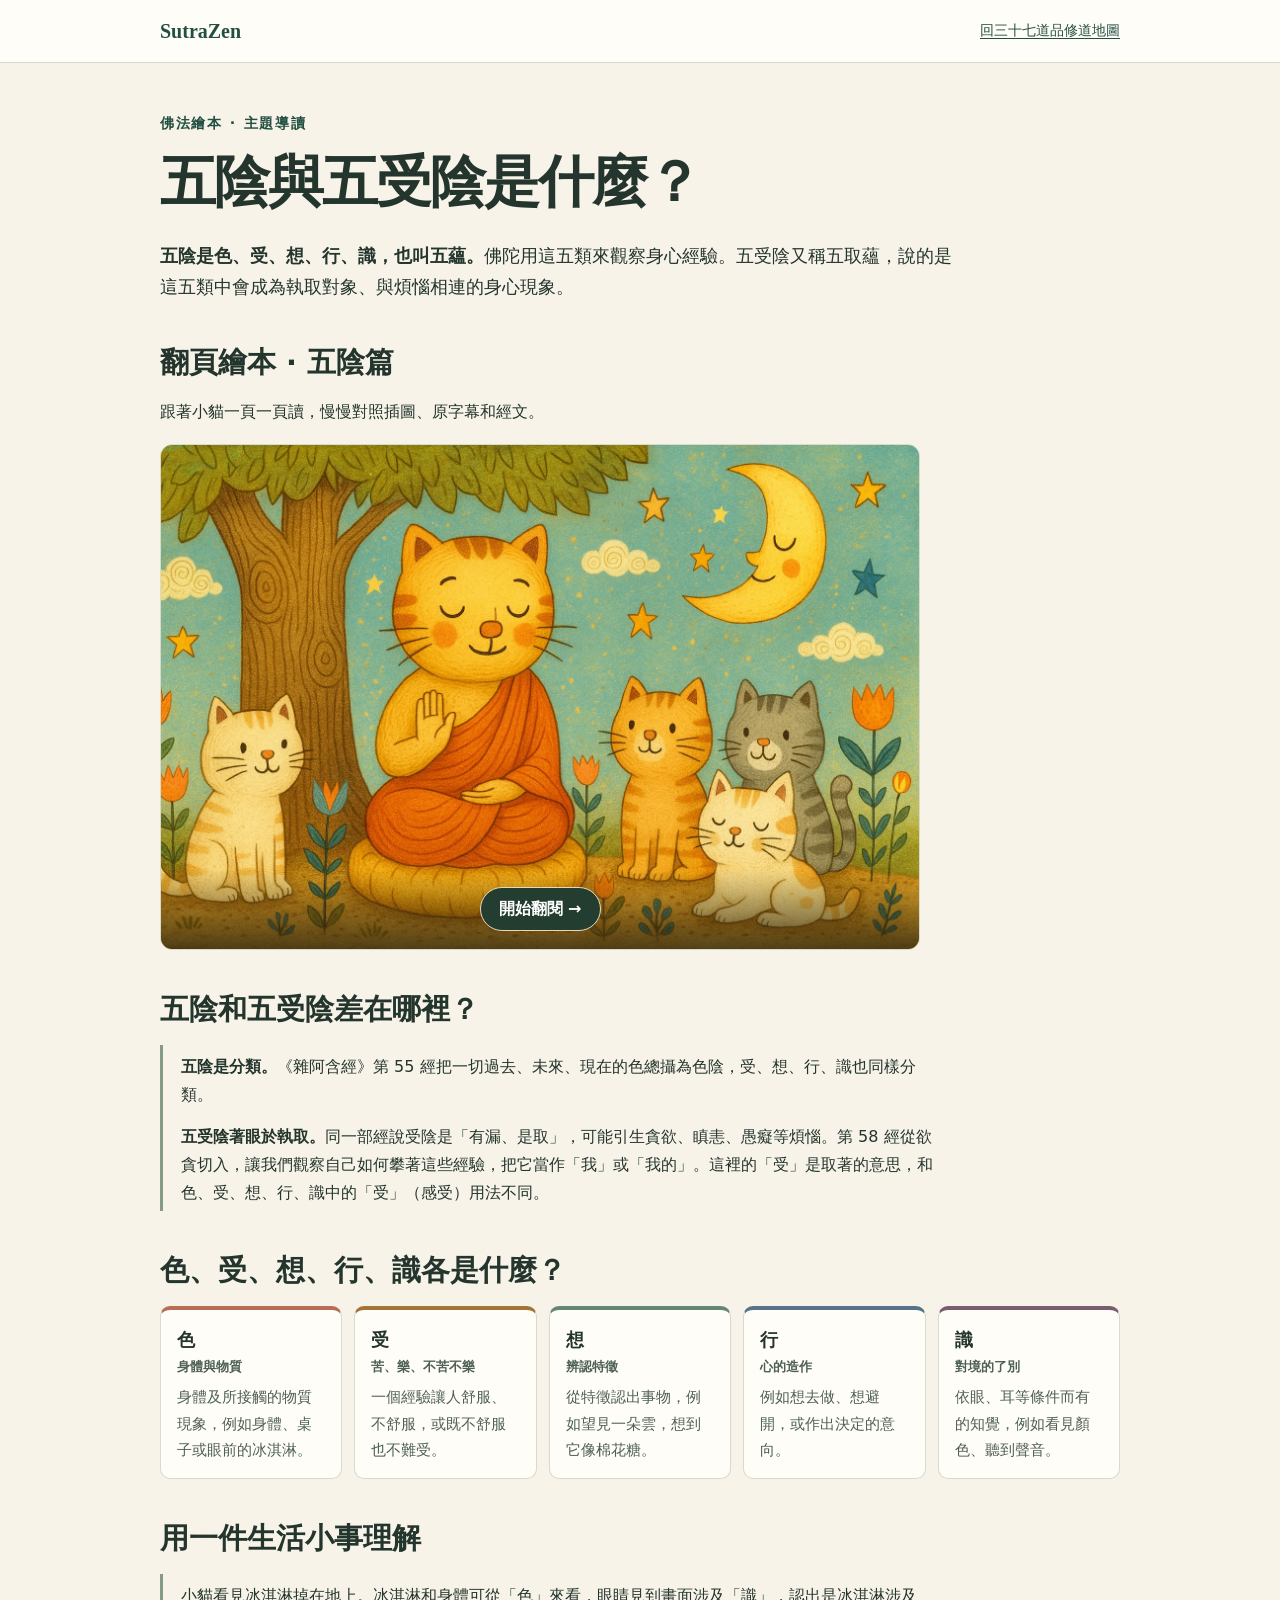
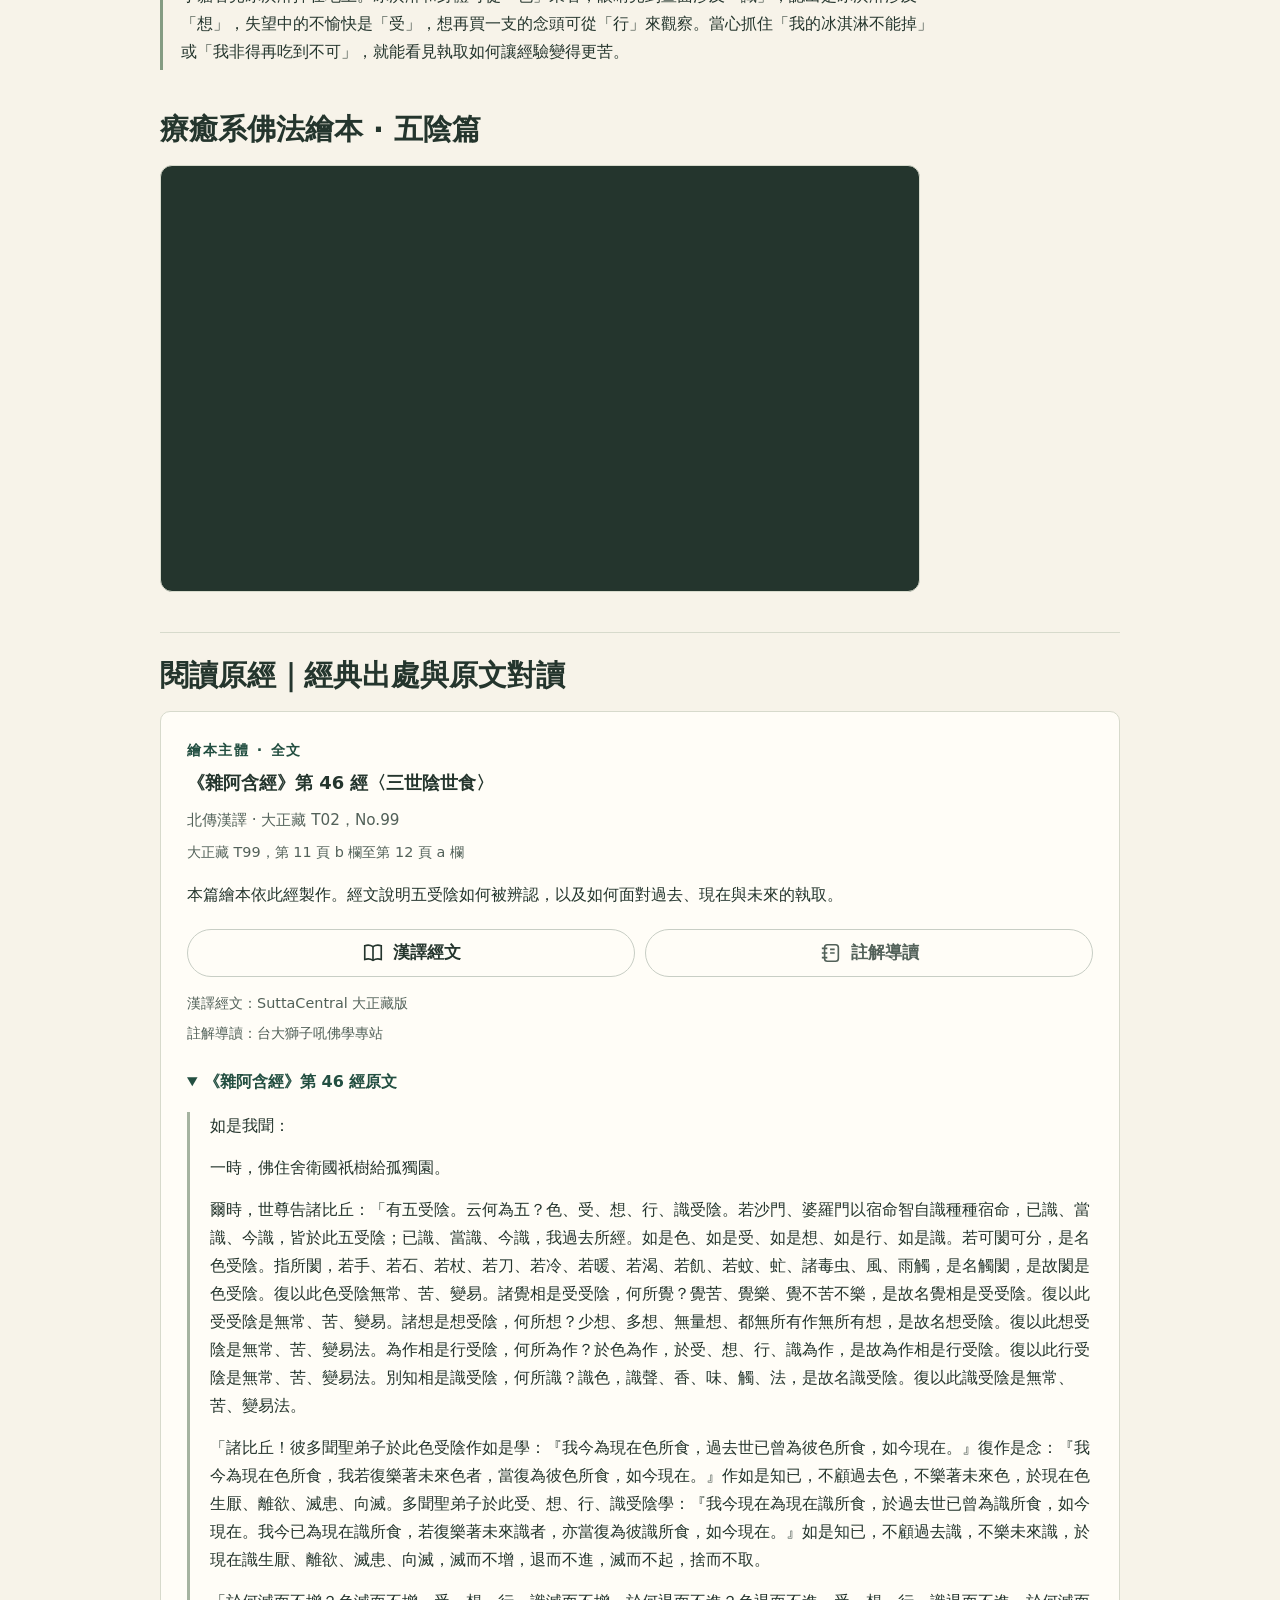
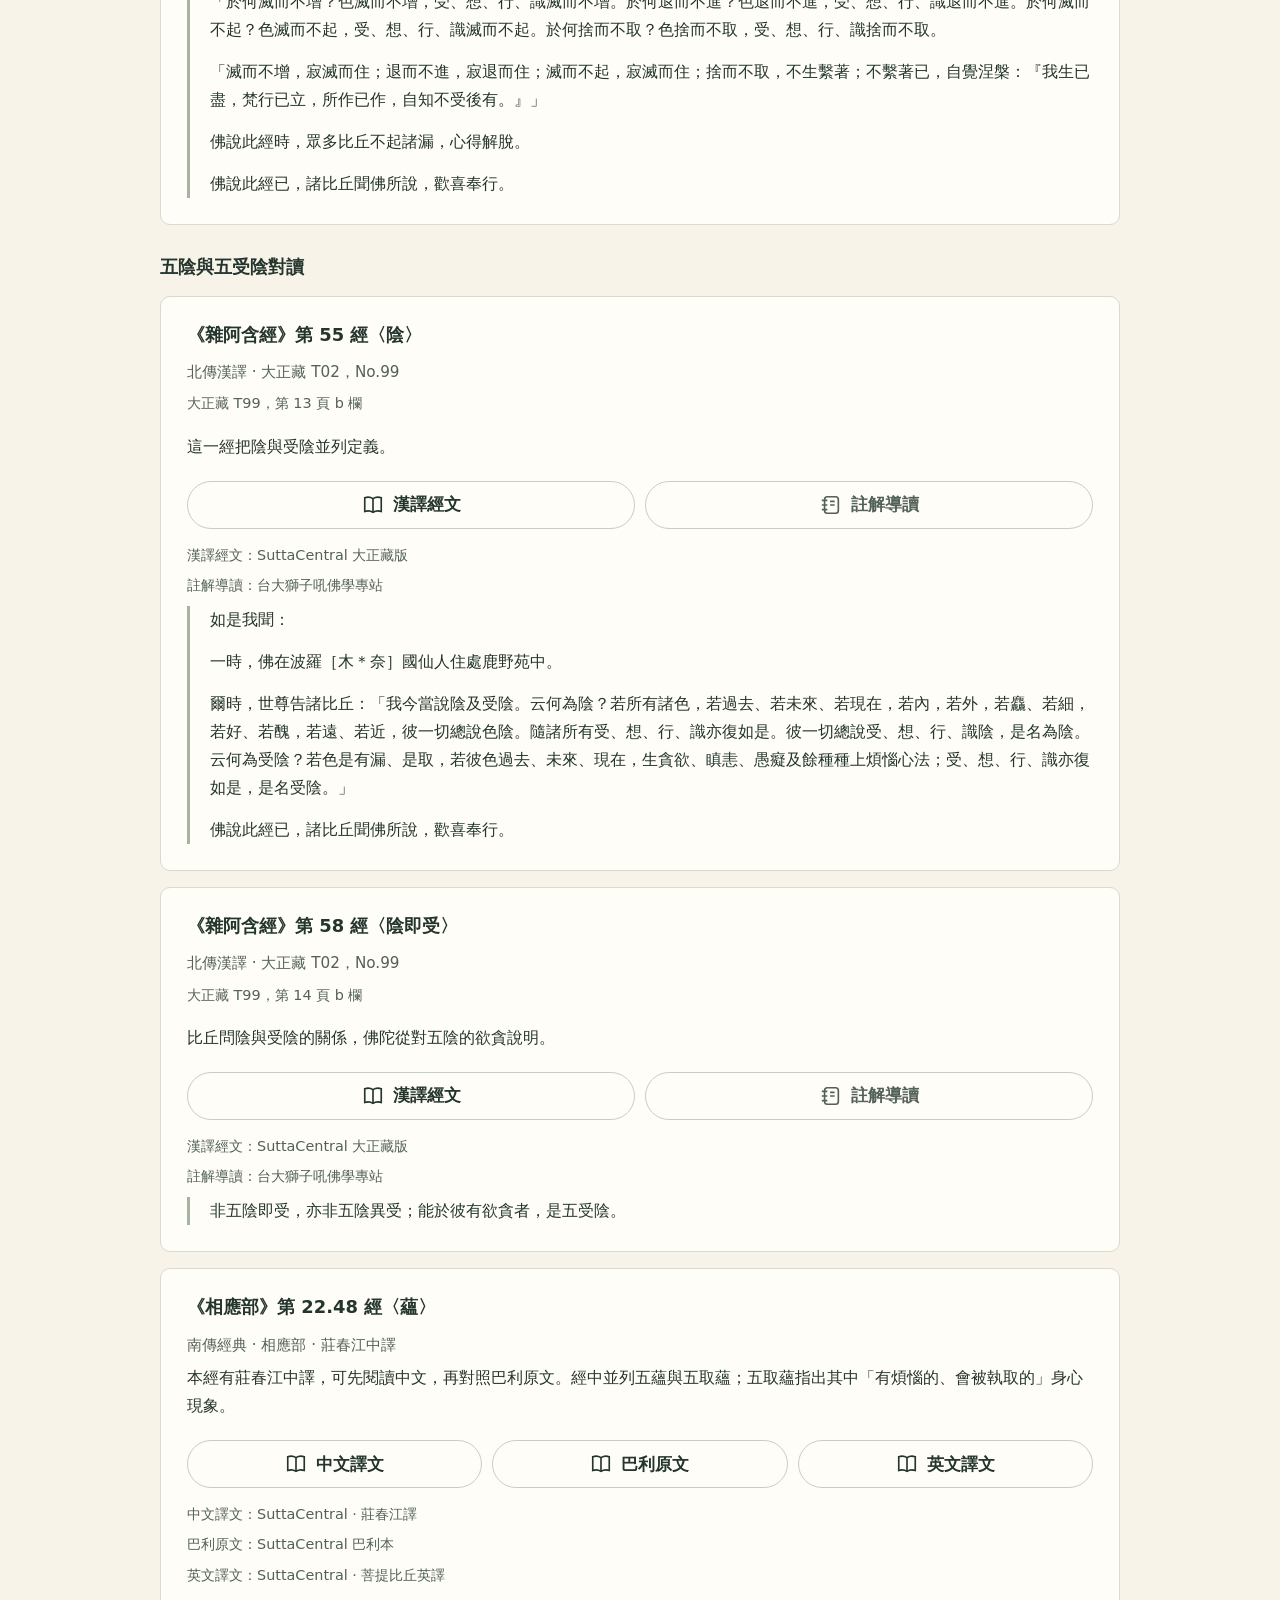
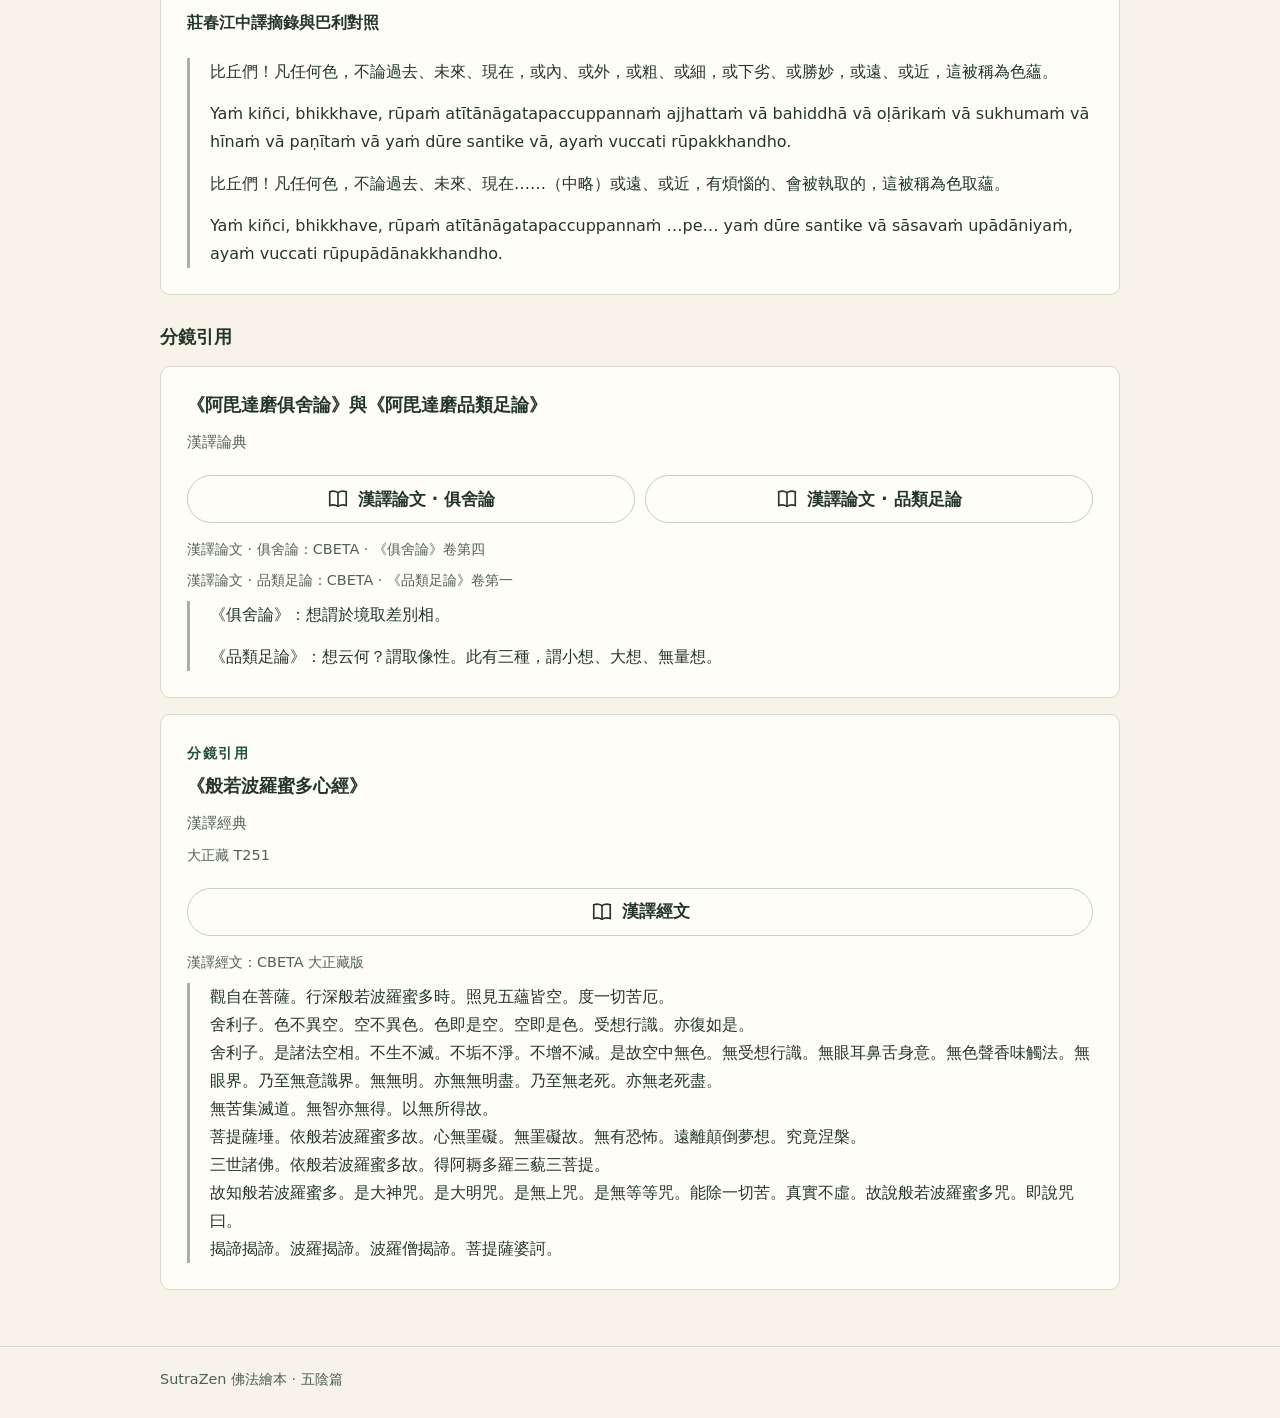
<file: five-aggregates/index.html>
<!doctype html>
<html lang="zh-Hant">
<head>
<meta charset="utf-8">
<meta name="viewport" content="width=device-width, initial-scale=1">
<title>五陰與五受陰是什麼？｜SutraZen</title>
<meta name="description" content="認識色、受、想、行、識，理解五陰與五受陰的差別，翻閱五陰繪本並對讀《雜阿含經》。">
<style>
:root{color-scheme:light;--paper:#f7f3e9;--ink:#24352d;--muted:#4e6055;--forest:#234f41;--line:#d7dacc;--panel:#fffdf7;font-family:system-ui,-apple-system,"Noto Sans TC",sans-serif}
*{box-sizing:border-box}body{margin:0;background:var(--paper);color:var(--ink);line-height:1.75}a{color:var(--forest);text-underline-offset:.22em}a:focus-visible{outline:3px solid #895927;outline-offset:4px}.wrap{width:min(100% - 40px,960px);margin-inline:auto}
header{border-bottom:1px solid var(--line);background:var(--panel)}header .wrap{min-height:62px;display:flex;align-items:center;justify-content:space-between;gap:16px}.brand{font:700 1.25rem Georgia,serif;color:var(--forest)}header a{font-size:.9rem}
main{padding-block:48px 56px}.eyebrow{font-weight:700;color:var(--forest);font-size:.9rem;letter-spacing:.12em;margin:0 0 8px}h1,h2,h3{line-height:1.35}h1{font-size:clamp(2.1rem,5vw,3.5rem);margin:0 0 20px;letter-spacing:-.035em}h2{font-size:clamp(1.45rem,3vw,2rem);margin:0 0 14px}h3{font-size:1.12rem;margin:0 0 8px}p{margin:0 0 14px}.lead{font-size:1.125rem;max-width:44em}.intro{max-width:46em}.jump{display:inline-block;margin-top:6px;padding:8px 16px;border-radius:8px;background:var(--forest);color:white;text-decoration:none}.jump:hover{background:#183b31}
section{margin-top:40px;scroll-margin-top:20px}.truths{display:grid;grid-template-columns:repeat(4,minmax(0,1fr));gap:12px}.truths article{padding:18px 16px 14px;border:1px solid var(--line);border-top:4px solid var(--accent);border-radius:10px;background:var(--panel)}.truths article p{font-size:.95rem;margin:0;color:var(--muted)}.truths article:nth-child(1){--accent:#b86d56}.truths article:nth-child(2){--accent:#a37437}.truths article:nth-child(3){--accent:#668575}.truths article:nth-child(4){--accent:#557489}.duty{display:block;font-size:.82rem;color:var(--muted);margin-top:6px}.example{border-left:3px solid #849c83;padding:8px 0 4px 18px;max-width:49em}.example p{margin:0}.example p+p{margin-top:14px}.video{width:min(100%,760px);aspect-ratio:16/9;background:#24352d;border:1px solid var(--line);border-radius:12px;overflow:hidden}.video iframe{display:block;width:100%;height:100%;border:0}.after{margin-top:10px}.refs{border-top:1px solid var(--line);padding-top:23px}.refs ul{padding-left:1.35em;margin:0}footer{padding:20px 0 26px;border-top:1px solid var(--line);color:var(--muted);font-size:.9rem}
@media(max-width:700px){.truths{grid-template-columns:repeat(2,minmax(0,1fr))}main{padding-top:32px}}@media(max-width:370px){.wrap{width:calc(100% - 28px)}.truths article{padding-inline:10px}}
.source-entry{margin-top:16px;padding:clamp(16px,3vw,26px);background:var(--panel);border:1px solid var(--line);border-radius:10px}.reference-heading{margin:30px 0 0}.source-link{display:flex;align-items:baseline;flex-wrap:wrap;gap:4px 12px}.source-link span{color:var(--muted);font-size:.85rem}.source-entry details{margin-top:14px}.source-entry summary{cursor:pointer;color:var(--forest);font-weight:700;padding:8px 0}.source-entry blockquote{border-left:3px solid #a5b3a0;margin:8px 0 0;padding-left:clamp(12px,2vw,20px);overflow-wrap:anywhere}.source-entry blockquote p:last-child{margin-bottom:0}.source-entry blockquote[lang="pi"]{font-family:Georgia,serif}
.edition-links{margin-bottom:12px}.translation-pair{margin:18px 0 0;padding-top:14px;border-top:1px solid var(--line)}.translation-pair h4{margin:0 0 10px}.translation-columns{display:grid;grid-template-columns:minmax(0,1.35fr) minmax(0,1fr);gap:16px}.edition-label{font-size:.85rem;font-weight:700;color:var(--muted);margin:0}.translation-columns blockquote{margin-top:4px}@media(max-width:640px){.translation-columns{grid-template-columns:minmax(0,1fr);gap:10px}}

.book-preview { max-width: 760px; }
.book-cover {
  position: relative;
  display: block;
  overflow: hidden;
  aspect-ratio: 16 / 9;
  border: 1px solid var(--line);
  border-radius: 12px;
  background: #3d3728;
  color: #fff;
  text-decoration: none;
}
.book-cover img { display: block; width: 100%; height: 100%; object-fit: cover; }
.book-cover-action {
  position: absolute;
  inset: auto 0 0;
  display: flex;
  justify-content: center;
  align-items: center;
  padding: clamp(8px, 2vw, 18px);
  background: linear-gradient(transparent, rgb(23 22 14 / 72%));
}
.book-cover-action > span {
  display: inline-flex;
  align-items: center;
  min-height: 44px;
  gap: .35em;
  padding: 5px 18px;
  border: 1px solid #e8d8b9;
  border-radius: 999px;
  background: #233d30;
  font-weight: 700;
}
.book-cover:hover .book-cover-action > span { background: #142c22; }
.truths{grid-template-columns:repeat(5,minmax(0,1fr))}.truths article:nth-child(5){--accent:#775d6e}.book-cover{aspect-ratio:3/2}@media(max-width:760px){.truths{grid-template-columns:repeat(2,minmax(0,1fr))}}</style>
<link rel="stylesheet" href="../guide-header.css">
<link rel="stylesheet" href="../guide-ui.css">
</head>
<body class="topic-guide">
<header class="guide-header"><div class="guide-header-inner"><span class="guide-brand">SutraZen</span><a class="guide-return" href="../">回三十七道品修道地圖</a></div></header>
<main class="wrap guide-content">
<p class="eyebrow">佛法繪本 · 主題導讀</p>
<h1>五陰與五受陰是什麼？</h1>
<p class="lead"><strong>五陰是色、受、想、行、識，也叫五蘊。</strong>佛陀用這五類來觀察身心經驗。五受陰又稱五取蘊，說的是這五類中會成為執取對象、與煩惱相連的身心現象。</p>
<section class="book-preview" aria-labelledby="book-preview-heading">
<h2 id="book-preview-heading">翻頁繪本 · 五陰篇</h2>
<p class="intro">跟著小貓一頁一頁讀，慢慢對照插圖、原字幕和經文。</p>
<a class="book-cover" href="book/">
  <img src="book/images/a10.webp" width="1536" height="1024" alt="穿袈裟的小貓在月夜樹下說法" decoding="async">
  <span class="book-cover-action"><span>開始翻閱 <span aria-hidden="true">→</span></span></span>
</a>
</section>
<section aria-labelledby="difference">
<h2 id="difference">五陰和五受陰差在哪裡？</h2>
<div class="example">
<p><strong>五陰是分類。</strong>《雜阿含經》第 55 經把一切過去、未來、現在的色總攝為色陰，受、想、行、識也同樣分類。</p>
<p><strong>五受陰著眼於執取。</strong>同一部經說受陰是「有漏、是取」，可能引生貪欲、瞋恚、愚癡等煩惱。第 58 經從欲貪切入，讓我們觀察自己如何攀著這些經驗，把它當作「我」或「我的」。這裡的「受」是取著的意思，和色、受、想、行、識中的「受」（感受）用法不同。</p>
</div>

</section>
<section aria-labelledby="aggregates">
<h2 id="aggregates">色、受、想、行、識各是什麼？</h2>
<div class="truths">
<article><h3>色<span class="duty">身體與物質</span></h3><p>身體及所接觸的物質現象，例如身體、桌子或眼前的冰淇淋。</p></article>
<article><h3>受<span class="duty">苦、樂、不苦不樂</span></h3><p>一個經驗讓人舒服、不舒服，或既不舒服也不難受。</p></article>
<article><h3>想<span class="duty">辨認特徵</span></h3><p>從特徵認出事物，例如望見一朵雲，想到它像棉花糖。</p></article>
<article><h3>行<span class="duty">心的造作</span></h3><p>例如想去做、想避開，或作出決定的意向。</p></article>
<article><h3>識<span class="duty">對境的了別</span></h3><p>依眼、耳等條件而有的知覺，例如看見顏色、聽到聲音。</p></article>
</div>
</section>
<section aria-labelledby="example">
<h2 id="example">用一件生活小事理解</h2>
<div class="example"><p>小貓看見冰淇淋掉在地上。冰淇淋和身體可從「色」來看，眼睛見到畫面涉及「識」，認出是冰淇淋涉及「想」，失望中的不愉快是「受」，想再買一支的念頭可從「行」來觀察。當心抓住「我的冰淇淋不能掉」或「我非得再吃到不可」，就能看見執取如何讓經驗變得更苦。</p></div>
</section>
<section id="video" class="guide-video" aria-labelledby="video-heading"><h2 id="video-heading">療癒系佛法繪本 · 五陰篇</h2><div class="video"><iframe title="療癒系佛法繪本－五陰篇" src="https://www.youtube.com/embed/uT8d9eGmvhw" loading="lazy" referrerpolicy="strict-origin-when-cross-origin" allow="accelerometer; autoplay; encrypted-media; gyroscope; picture-in-picture; web-share" allowfullscreen></iframe></div></section>
<section class="refs" id="sources" aria-labelledby="source-heading">
<h2 id="source-heading">閱讀原經｜經典出處與原文對讀</h2>
<article class="source-entry" id="sa46">
<p class="eyebrow">繪本主體 · 全文</p>
<h3>《雜阿含經》第 46 經〈三世陰世食〉</h3><p class="source-meta">北傳漢譯 · 大正藏 T02，No.99</p><p class="source-location">大正藏 T99，第 11 頁 b 欄至第 12 頁 a 欄</p>
<p>本篇繪本依此經製作。經文說明五受陰如何被辨認，以及如何面對過去、現在與未來的執取。</p>
<div class="source-actions"><a class="source-button source-button--original" href="https://suttacentral.net/sa46/lzh/taisho" target="_blank" rel="noopener noreferrer" aria-label="漢譯經文：《雜阿含經》第 46 經〈三世陰世食〉"><svg viewBox="0 0 24 24" fill="none" stroke="currentColor" stroke-width="1.8" aria-hidden="true"><path d="M12 5c-3-2-6-2-9-1v15c3-1 6-1 9 1 3-2 6-2 9-1V4c-3-1-6-1-9 1Z"/><path d="M12 5v15"/></svg><span>漢譯經文</span></a><a class="source-button source-button--annotation" href="https://buddhaspace.org/agama/sub/46.html" target="_blank" rel="noopener noreferrer" aria-label="註解導讀：《雜阿含經》第 46 經〈三世陰世食〉"><svg viewBox="0 0 24 24" fill="none" stroke="currentColor" stroke-width="1.8" aria-hidden="true"><rect x="5" y="3" width="15" height="18" rx="3"/><path d="M2 7h6M2 12h6M2 17h6M11 8h5M11 12h5"/></svg><span>註解導讀</span></a></div><div class="source-providers"><p>漢譯經文：SuttaCentral 大正藏版</p><p>註解導讀：台大獅子吼佛學專站</p></div>
<details open><summary>《雜阿含經》第 46 經原文</summary><blockquote><p>如是我聞：</p>
<p>一時，佛住舍衛國祇樹給孤獨園。</p>
<p>爾時，世尊告諸比丘：「有五受陰。云何為五？色、受、想、行、識受陰。若沙門、婆羅門以宿命智自識種種宿命，已識、當識、今識，皆於此五受陰；已識、當識、今識，我過去所經。如是色、如是受、如是想、如是行、如是識。若可閡可分，是名色受陰。指所閡，若手、若石、若杖、若刀、若冷、若暖、若渴、若飢、若蚊、虻、諸毒虫、風、雨觸，是名觸閡，是故閡是色受陰。復以此色受陰無常、苦、變易。諸覺相是受受陰，何所覺？覺苦、覺樂、覺不苦不樂，是故名覺相是受受陰。復以此受受陰是無常、苦、變易。諸想是想受陰，何所想？少想、多想、無量想、都無所有作無所有想，是故名想受陰。復以此想受陰是無常、苦、變易法。為作相是行受陰，何所為作？於色為作，於受、想、行、識為作，是故為作相是行受陰。復以此行受陰是無常、苦、變易法。別知相是識受陰，何所識？識色，識聲、香、味、觸、法，是故名識受陰。復以此識受陰是無常、苦、變易法。</p>
<p>「諸比丘！彼多聞聖弟子於此色受陰作如是學：『我今為現在色所食，過去世已曾為彼色所食，如今現在。』復作是念：『我今為現在色所食，我若復樂著未來色者，當復為彼色所食，如今現在。』作如是知已，不顧過去色，不樂著未來色，於現在色生厭、離欲、滅患、向滅。多聞聖弟子於此受、想、行、識受陰學：『我今現在為現在識所食，於過去世已曾為識所食，如今現在。我今已為現在識所食，若復樂著未來識者，亦當復為彼識所食，如今現在。』如是知已，不顧過去識，不樂未來識，於現在識生厭、離欲、滅患、向滅，滅而不增，退而不進，滅而不起，捨而不取。</p>
<p>「於何滅而不增？色滅而不增，受、想、行、識滅而不增。於何退而不進？色退而不進，受、想、行、識退而不進。於何滅而不起？色滅而不起，受、想、行、識滅而不起。於何捨而不取？色捨而不取，受、想、行、識捨而不取。</p>
<p>「滅而不增，寂滅而住；退而不進，寂退而住；滅而不起，寂滅而住；捨而不取，不生繫著；不繫著已，自覺涅槃：『我生已盡，梵行已立，所作已作，自知不受後有。』」</p>
<p>佛說此經時，眾多比丘不起諸漏，心得解脫。</p>
<p>佛說此經已，諸比丘聞佛所說，歡喜奉行。</p></blockquote></details>
</article>
<h3 class="reference-heading">五陰與五受陰對讀</h3>
<article class="source-entry" id="sa55">
<h3>《雜阿含經》第 55 經〈陰〉</h3><p class="source-meta">北傳漢譯 · 大正藏 T02，No.99</p><p class="source-location">大正藏 T99，第 13 頁 b 欄</p>
<p>這一經把陰與受陰並列定義。</p>
<div class="source-actions"><a class="source-button source-button--original" href="https://suttacentral.net/sa55/lzh/taisho" target="_blank" rel="noopener noreferrer" aria-label="漢譯經文：《雜阿含經》第 55 經〈陰〉"><svg viewBox="0 0 24 24" fill="none" stroke="currentColor" stroke-width="1.8" aria-hidden="true"><path d="M12 5c-3-2-6-2-9-1v15c3-1 6-1 9 1 3-2 6-2 9-1V4c-3-1-6-1-9 1Z"/><path d="M12 5v15"/></svg><span>漢譯經文</span></a><a class="source-button source-button--annotation" href="https://buddhaspace.org/agama/sub/55.html" target="_blank" rel="noopener noreferrer" aria-label="註解導讀：《雜阿含經》第 55 經〈陰〉"><svg viewBox="0 0 24 24" fill="none" stroke="currentColor" stroke-width="1.8" aria-hidden="true"><rect x="5" y="3" width="15" height="18" rx="3"/><path d="M2 7h6M2 12h6M2 17h6M11 8h5M11 12h5"/></svg><span>註解導讀</span></a></div><div class="source-providers"><p>漢譯經文：SuttaCentral 大正藏版</p><p>註解導讀：台大獅子吼佛學專站</p></div>
<blockquote><p>如是我聞：</p>
<p>一時，佛在波羅［木＊奈］國仙人住處鹿野苑中。</p>
<p>爾時，世尊告諸比丘：「我今當說陰及受陰。云何為陰？若所有諸色，若過去、若未來、若現在，若內，若外，若麤、若細，若好、若醜，若遠、若近，彼一切總說色陰。隨諸所有受、想、行、識亦復如是。彼一切總說受、想、行、識陰，是名為陰。云何為受陰？若色是有漏、是取，若彼色過去、未來、現在，生貪欲、瞋恚、愚癡及餘種種上煩惱心法；受、想、行、識亦復如是，是名受陰。」</p>
<p>佛說此經已，諸比丘聞佛所說，歡喜奉行。</p></blockquote>
</article>
<article class="source-entry" id="sa58">
<h3>《雜阿含經》第 58 經〈陰即受〉</h3><p class="source-meta">北傳漢譯 · 大正藏 T02，No.99</p><p class="source-location">大正藏 T99，第 14 頁 b 欄</p>
<p>比丘問陰與受陰的關係，佛陀從對五陰的欲貪說明。</p>
<div class="source-actions"><a class="source-button source-button--original" href="https://suttacentral.net/sa58/lzh/taisho" target="_blank" rel="noopener noreferrer" aria-label="漢譯經文：《雜阿含經》第 58 經〈陰即受〉"><svg viewBox="0 0 24 24" fill="none" stroke="currentColor" stroke-width="1.8" aria-hidden="true"><path d="M12 5c-3-2-6-2-9-1v15c3-1 6-1 9 1 3-2 6-2 9-1V4c-3-1-6-1-9 1Z"/><path d="M12 5v15"/></svg><span>漢譯經文</span></a><a class="source-button source-button--annotation" href="https://buddhaspace.org/agama/sub/58.html" target="_blank" rel="noopener noreferrer" aria-label="註解導讀：《雜阿含經》第 58 經〈陰即受〉"><svg viewBox="0 0 24 24" fill="none" stroke="currentColor" stroke-width="1.8" aria-hidden="true"><rect x="5" y="3" width="15" height="18" rx="3"/><path d="M2 7h6M2 12h6M2 17h6M11 8h5M11 12h5"/></svg><span>註解導讀</span></a></div><div class="source-providers"><p>漢譯經文：SuttaCentral 大正藏版</p><p>註解導讀：台大獅子吼佛學專站</p></div>
<blockquote><p>非五陰即受，亦非五陰異受；能於彼有欲貪者，是五受陰。</p></blockquote>
</article>
<article class="source-entry" id="sn22-48">
<h3>《相應部》第 22.48 經〈蘊〉</h3><p class="source-meta">南傳經典 · 相應部 · 莊春江中譯</p>
<p>本經有莊春江中譯，可先閱讀中文，再對照巴利原文。經中並列五蘊與五取蘊；五取蘊指出其中「有煩惱的、會被執取的」身心現象。</p>
<div class="source-actions"><a class="source-button source-button--translation" href="https://suttacentral.net/sn22.48/zh/zhuang" target="_blank" rel="noopener noreferrer" aria-label="中文譯文：《相應部》第 22.48 經〈蘊〉"><svg viewBox="0 0 24 24" fill="none" stroke="currentColor" stroke-width="1.8" aria-hidden="true"><path d="M12 5c-3-2-6-2-9-1v15c3-1 6-1 9 1 3-2 6-2 9-1V4c-3-1-6-1-9 1Z"/><path d="M12 5v15"/></svg><span>中文譯文</span></a><a class="source-button source-button--original" href="https://suttacentral.net/sn22.48/pli/ms" target="_blank" rel="noopener noreferrer" aria-label="巴利原文：《相應部》第 22.48 經〈蘊〉"><svg viewBox="0 0 24 24" fill="none" stroke="currentColor" stroke-width="1.8" aria-hidden="true"><path d="M12 5c-3-2-6-2-9-1v15c3-1 6-1 9 1 3-2 6-2 9-1V4c-3-1-6-1-9 1Z"/><path d="M12 5v15"/></svg><span>巴利原文</span></a><a class="source-button source-button--translation" href="https://suttacentral.net/sn22.48/en/bodhi" target="_blank" rel="noopener noreferrer" aria-label="英文譯文：《相應部》第 22.48 經〈蘊〉"><svg viewBox="0 0 24 24" fill="none" stroke="currentColor" stroke-width="1.8" aria-hidden="true"><path d="M12 5c-3-2-6-2-9-1v15c3-1 6-1 9 1 3-2 6-2 9-1V4c-3-1-6-1-9 1Z"/><path d="M12 5v15"/></svg><span>英文譯文</span></a></div><div class="source-providers"><p>中文譯文：SuttaCentral · 莊春江譯</p><p>巴利原文：SuttaCentral 巴利本</p><p>英文譯文：SuttaCentral · 菩提比丘英譯</p></div>
<h4>莊春江中譯摘錄與巴利對照</h4><blockquote><p>比丘們！凡任何色，不論過去、未來、現在，或內、或外，或粗、或細，或下劣、或勝妙，或遠、或近，這被稱為色蘊。</p><p lang="pi">Yaṁ kiñci, bhikkhave, rūpaṁ atītānāgatapaccuppannaṁ ajjhattaṁ vā bahiddhā vā oḷārikaṁ vā sukhumaṁ vā hīnaṁ vā paṇītaṁ vā yaṁ dūre santike vā, ayaṁ vuccati rūpakkhandho.</p><p>比丘們！凡任何色，不論過去、未來、現在……（中略）或遠、或近，有煩惱的、會被執取的，這被稱為色取蘊。</p><p lang="pi">Yaṁ kiñci, bhikkhave, rūpaṁ atītānāgatapaccuppannaṁ …pe… yaṁ dūre santike vā sāsavaṁ upādāniyaṁ, ayaṁ vuccati rūpupādānakkhandho.</p></blockquote></article>
<h3 class="reference-heading">分鏡引用</h3>
<article class="source-entry" id="treatises">
<h3>《阿毘達磨俱舍論》與《阿毘達磨品類足論》</h3><p class="source-meta">漢譯論典</p>
<div class="source-actions"><a class="source-button source-button--original" href="https://cbetaonline.dila.edu.tw/zh/T1558_004" target="_blank" rel="noopener noreferrer" aria-label="漢譯論文 · 俱舍論：《阿毘達磨俱舍論》與《阿毘達磨品類足論》"><svg viewBox="0 0 24 24" fill="none" stroke="currentColor" stroke-width="1.8" aria-hidden="true"><path d="M12 5c-3-2-6-2-9-1v15c3-1 6-1 9 1 3-2 6-2 9-1V4c-3-1-6-1-9 1Z"/><path d="M12 5v15"/></svg><span>漢譯論文 · 俱舍論</span></a><a class="source-button source-button--original" href="https://cbetaonline.dila.edu.tw/zh/T1542_001" target="_blank" rel="noopener noreferrer" aria-label="漢譯論文 · 品類足論：《阿毘達磨俱舍論》與《阿毘達磨品類足論》"><svg viewBox="0 0 24 24" fill="none" stroke="currentColor" stroke-width="1.8" aria-hidden="true"><path d="M12 5c-3-2-6-2-9-1v15c3-1 6-1 9 1 3-2 6-2 9-1V4c-3-1-6-1-9 1Z"/><path d="M12 5v15"/></svg><span>漢譯論文 · 品類足論</span></a></div><div class="source-providers"><p>漢譯論文 · 俱舍論：CBETA · 《俱舍論》卷第四</p><p>漢譯論文 · 品類足論：CBETA · 《品類足論》卷第一</p></div>
<blockquote><p>《俱舍論》：想謂於境取差別相。</p><p>《品類足論》：想云何？謂取像性。此有三種，謂小想、大想、無量想。</p></blockquote>
</article>
<article class="source-entry" id="heart-sutra">
<p class="eyebrow">分鏡引用</p>
<h3>《般若波羅蜜多心經》</h3><p class="source-meta">漢譯經典</p><p class="source-location">大正藏 T251</p>
<div class="source-actions"><a class="source-button source-button--original" href="https://cbetaonline.dila.edu.tw/zh/T0251" target="_blank" rel="noopener noreferrer" aria-label="漢譯經文：《般若波羅蜜多心經》"><svg viewBox="0 0 24 24" fill="none" stroke="currentColor" stroke-width="1.8" aria-hidden="true"><path d="M12 5c-3-2-6-2-9-1v15c3-1 6-1 9 1 3-2 6-2 9-1V4c-3-1-6-1-9 1Z"/><path d="M12 5v15"/></svg><span>漢譯經文</span></a></div><div class="source-providers"><p>漢譯經文：CBETA 大正藏版</p></div>
<blockquote><p>觀自在菩薩。行深般若波羅蜜多時。照見五蘊皆空。度一切苦厄。<br>舍利子。色不異空。空不異色。色即是空。空即是色。受想行識。亦復如是。<br>舍利子。是諸法空相。不生不滅。不垢不淨。不增不減。是故空中無色。無受想行識。無眼耳鼻舌身意。無色聲香味觸法。無眼界。乃至無意識界。無無明。亦無無明盡。乃至無老死。亦無老死盡。<br>無苦集滅道。無智亦無得。以無所得故。<br>菩提薩埵。依般若波羅蜜多故。心無罣礙。無罣礙故。無有恐怖。遠離顛倒夢想。究竟涅槃。<br>三世諸佛。依般若波羅蜜多故。得阿耨多羅三藐三菩提。<br>故知般若波羅蜜多。是大神咒。是大明咒。是無上咒。是無等等咒。能除一切苦。真實不虛。故說般若波羅蜜多咒。即說咒曰。<br>揭諦揭諦。波羅揭諦。波羅僧揭諦。菩提薩婆訶。</p></blockquote>
</article>
</section>
</main>
<footer><div class="wrap">SutraZen 佛法繪本 · 五陰篇</div></footer>
</body>
</html>
</file>
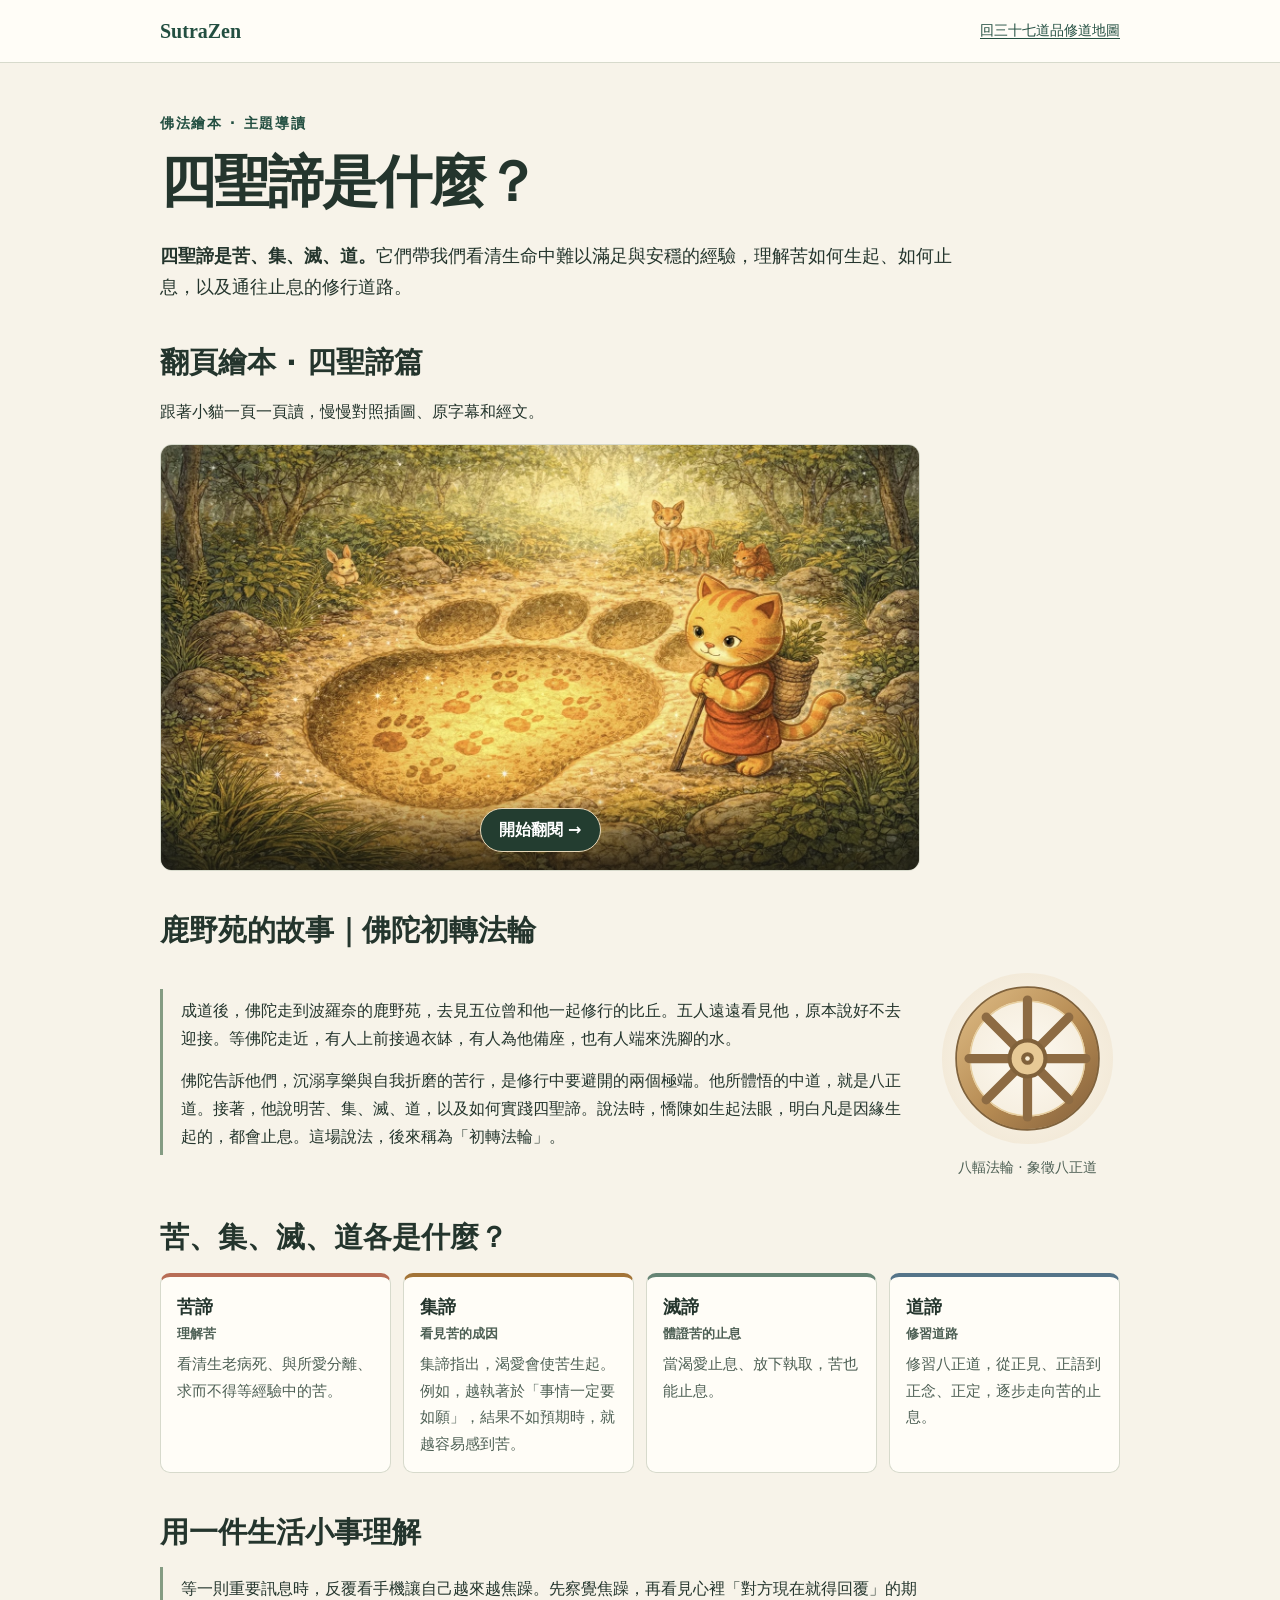
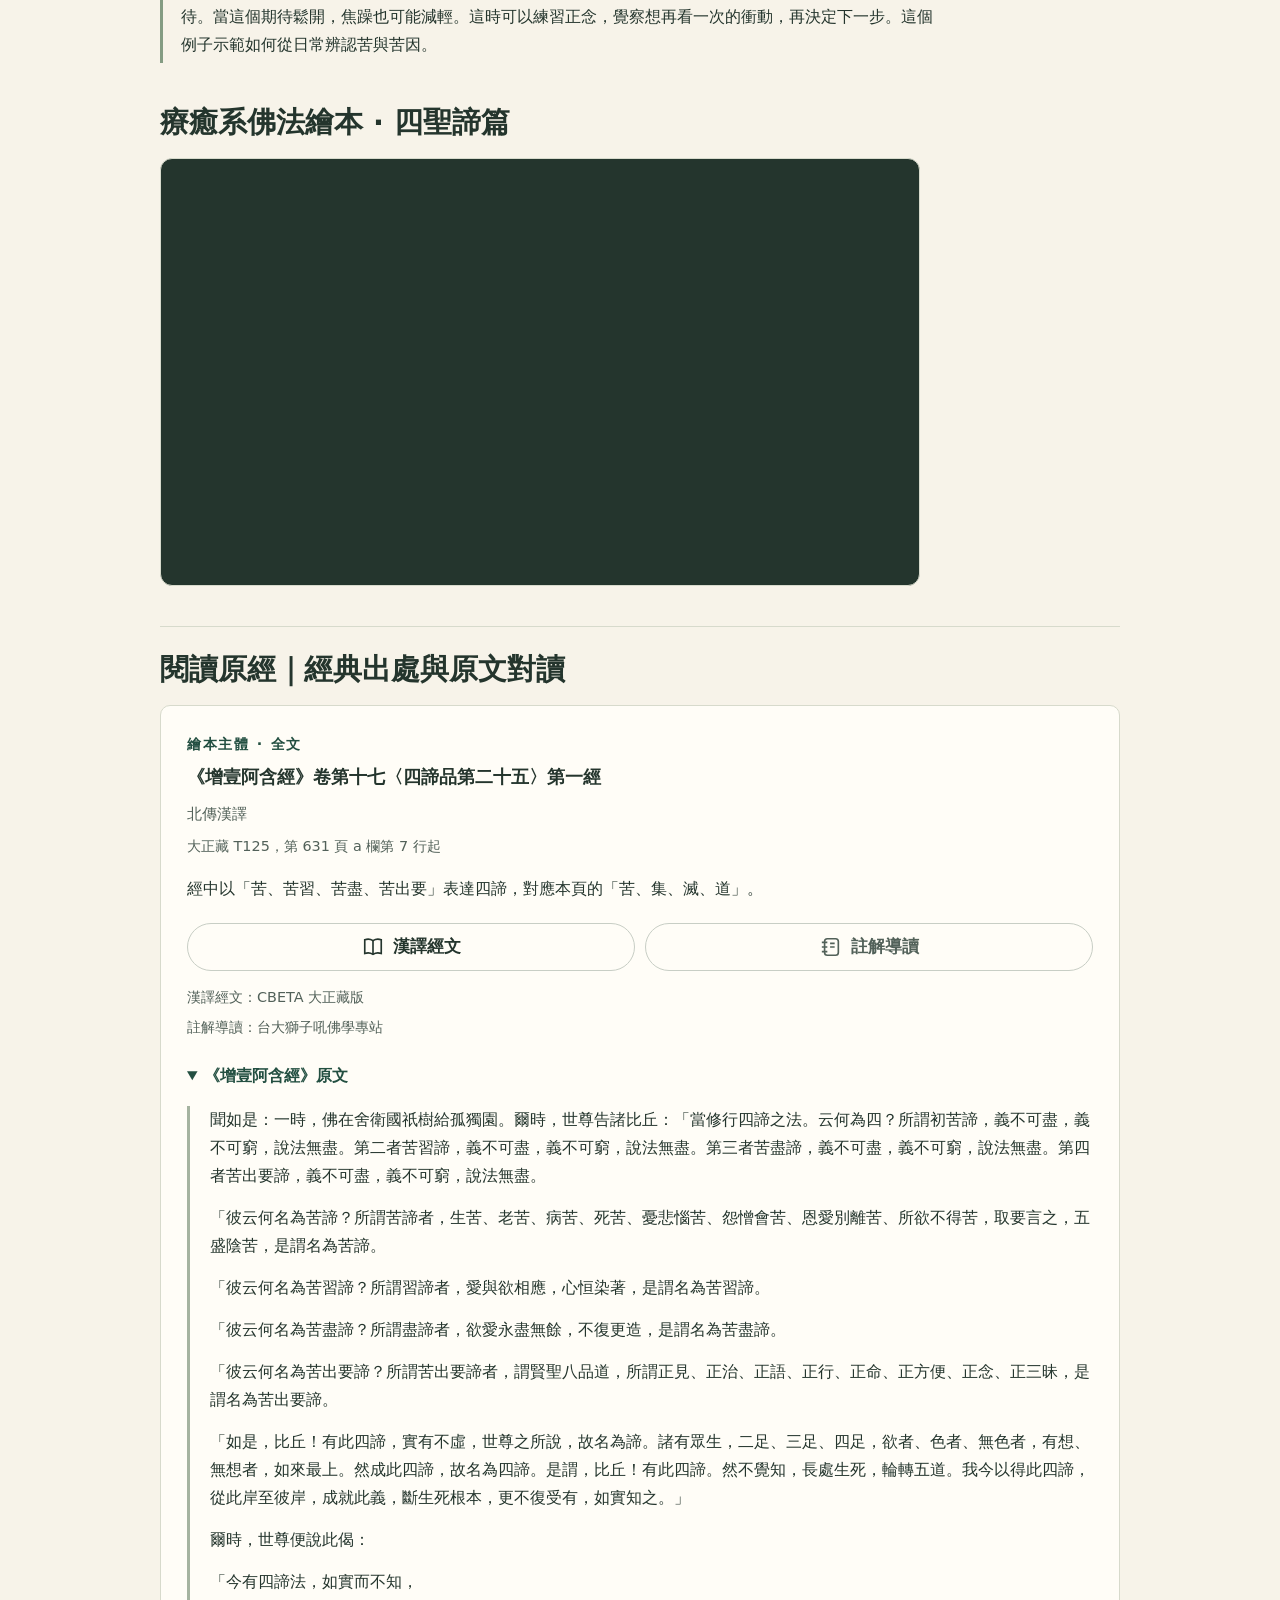
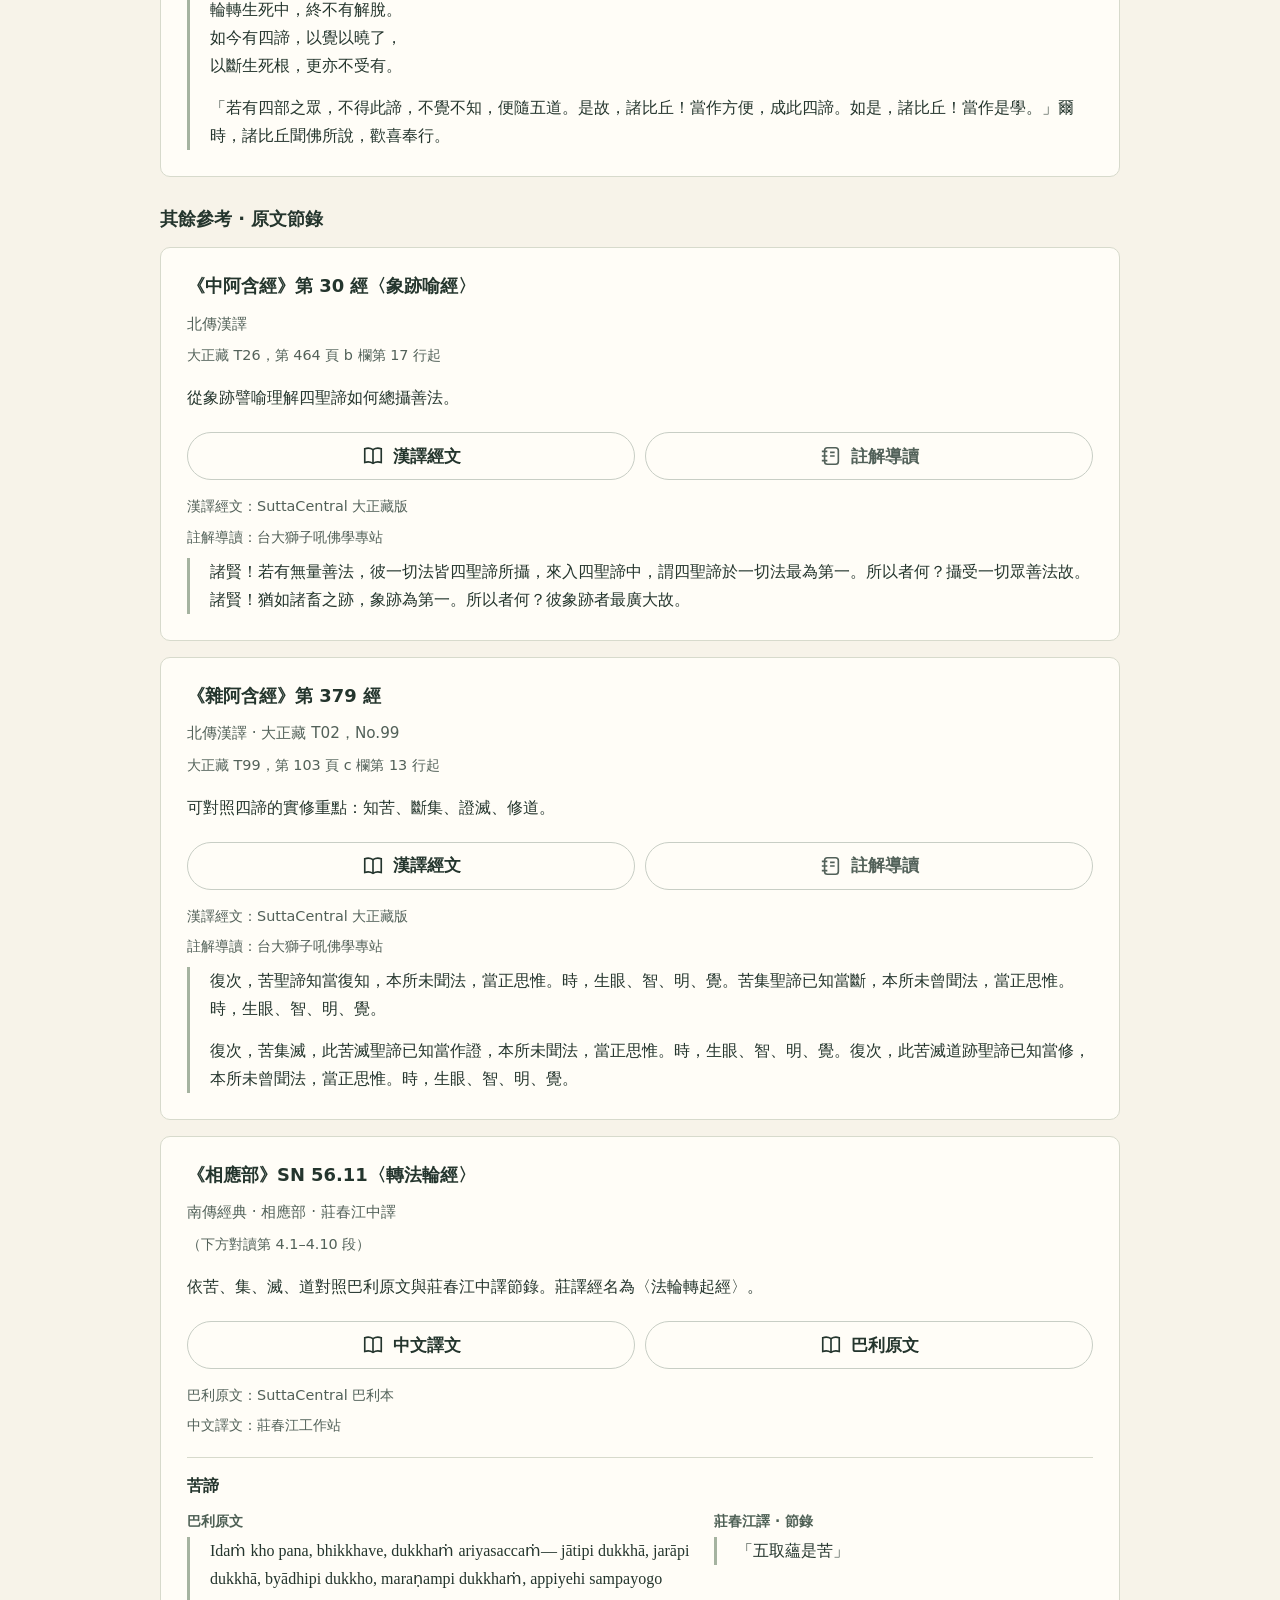
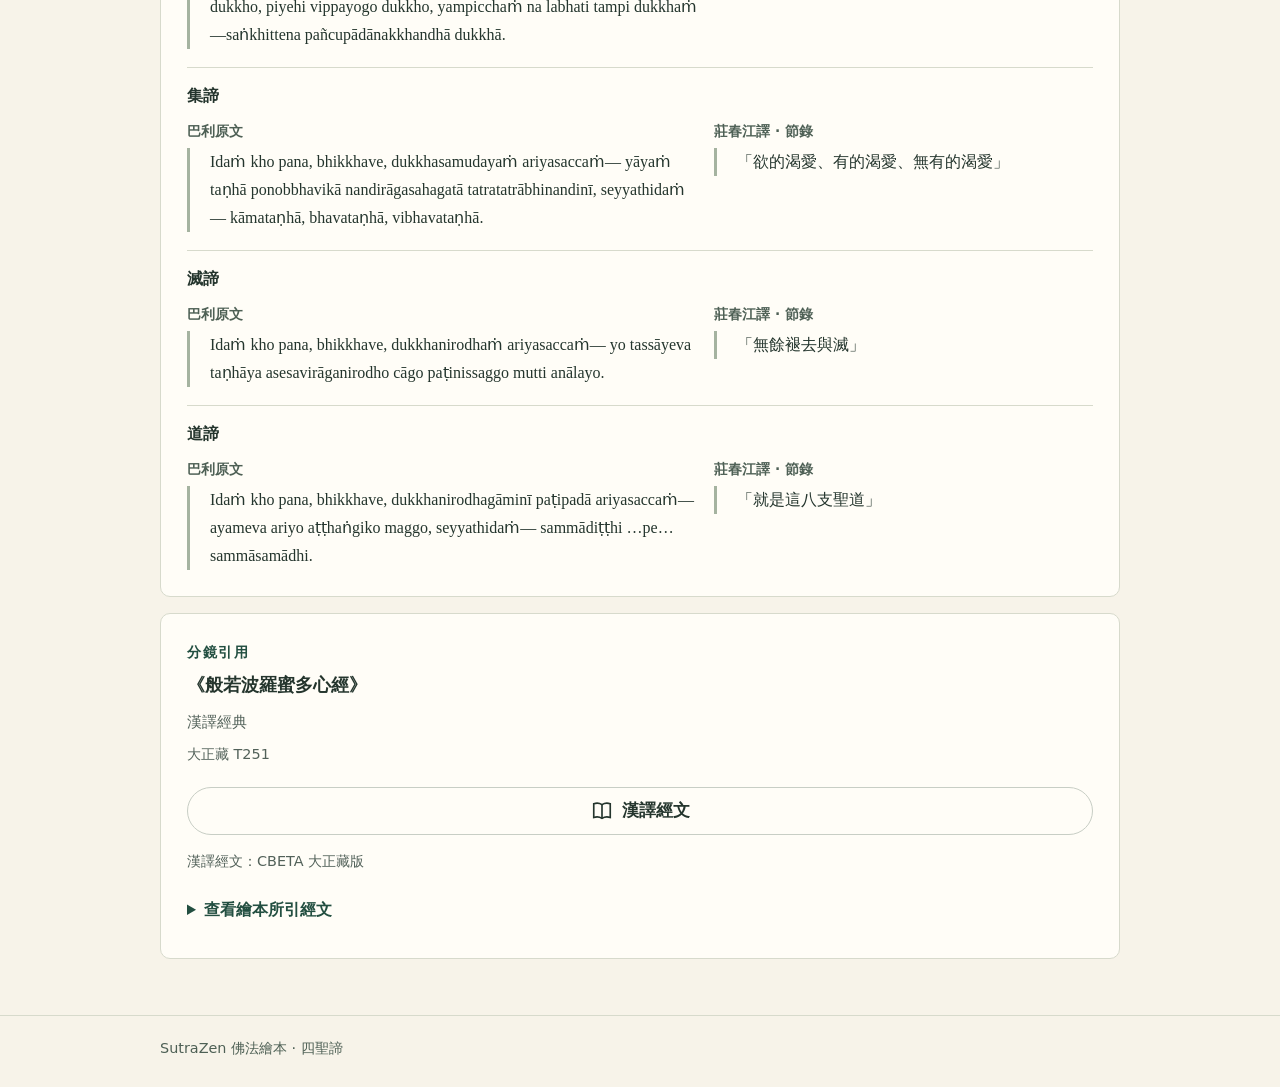
<file: four-truths/index.html>
<!doctype html>
<html lang="zh-Hant">
<head>
<meta charset="utf-8">
<meta name="viewport" content="width=device-width, initial-scale=1">
<title>四聖諦是什麼？認識苦、集、滅、道｜SutraZen</title>
<meta name="description" content="四聖諦是苦、集、滅、道。用日常例子和佛法繪本，理解苦如何生起、如何止息，以及通往止息的修行道路。">
<style>
:root{color-scheme:light;--paper:#f7f3e9;--ink:#24352d;--muted:#4e6055;--forest:#234f41;--line:#d7dacc;--panel:#fffdf7;font-family:system-ui,-apple-system,"Noto Sans TC",sans-serif}
*{box-sizing:border-box}body{margin:0;background:var(--paper);color:var(--ink);line-height:1.75}a{color:var(--forest);text-underline-offset:.22em}a:focus-visible{outline:3px solid #895927;outline-offset:4px}.wrap{width:min(100% - 40px,960px);margin-inline:auto}
header{border-bottom:1px solid var(--line);background:var(--panel)}header .wrap{min-height:62px;display:flex;align-items:center;justify-content:space-between;gap:16px}.brand{font:700 1.25rem Georgia,serif;color:var(--forest)}header a{font-size:.9rem}
main{padding-block:48px 56px}.eyebrow{font-weight:700;color:var(--forest);font-size:.9rem;letter-spacing:.12em;margin:0 0 8px}h1,h2,h3{line-height:1.35}h1{font-size:clamp(2.1rem,5vw,3.5rem);margin:0 0 20px;letter-spacing:-.035em}h2{font-size:clamp(1.45rem,3vw,2rem);margin:0 0 14px}h3{font-size:1.12rem;margin:0 0 8px}p{margin:0 0 14px}.lead{font-size:1.125rem;max-width:44em}.intro{max-width:46em}.jump{display:inline-block;margin-top:6px;padding:8px 16px;border-radius:8px;background:var(--forest);color:white;text-decoration:none}.jump:hover{background:#183b31}
section{margin-top:40px;scroll-margin-top:20px}.truths{display:grid;grid-template-columns:repeat(4,minmax(0,1fr));gap:12px}.truths article{padding:18px 16px 14px;border:1px solid var(--line);border-top:4px solid var(--accent);border-radius:10px;background:var(--panel)}.truths article p{font-size:.95rem;margin:0;color:var(--muted)}.truths article:nth-child(1){--accent:#b86d56}.truths article:nth-child(2){--accent:#a37437}.truths article:nth-child(3){--accent:#668575}.truths article:nth-child(4){--accent:#557489}.duty{display:block;font-size:.82rem;color:var(--muted);margin-top:6px}.example{border-left:3px solid #849c83;padding:8px 0 4px 18px;max-width:49em}.example p{margin:0}.example p+p{margin-top:14px}.video{width:min(100%,760px);aspect-ratio:16/9;background:#24352d;border:1px solid var(--line);border-radius:12px;overflow:hidden}.video iframe{display:block;width:100%;height:100%;border:0}.after{margin-top:10px}.refs{border-top:1px solid var(--line);padding-top:23px}.refs ul{padding-left:1.35em;margin:0}footer{padding:20px 0 26px;border-top:1px solid var(--line);color:var(--muted);font-size:.9rem}
@media(max-width:700px){.truths{grid-template-columns:repeat(2,minmax(0,1fr))}main{padding-top:32px}}@media(max-width:370px){.wrap{width:calc(100% - 28px)}.truths article{padding-inline:10px}}
.source-entry{margin-top:16px;padding:clamp(16px,3vw,26px);background:var(--panel);border:1px solid var(--line);border-radius:10px}.reference-heading{margin:30px 0 0}.source-link{display:flex;align-items:baseline;flex-wrap:wrap;gap:4px 12px}.source-link span{color:var(--muted);font-size:.85rem}.source-entry details{margin-top:14px}.source-entry summary{cursor:pointer;color:var(--forest);font-weight:700;padding:8px 0}.source-entry blockquote{border-left:3px solid #a5b3a0;margin:8px 0 0;padding-left:clamp(12px,2vw,20px);overflow-wrap:anywhere}.source-entry blockquote p:last-child{margin-bottom:0}.source-entry blockquote[lang="pi"]{font-family:Georgia,serif}
.edition-links{margin-bottom:12px}.translation-pair{margin:18px 0 0;padding-top:14px;border-top:1px solid var(--line)}.translation-pair h4{margin:0 0 10px}.translation-columns{display:grid;grid-template-columns:minmax(0,1.35fr) minmax(0,1fr);gap:16px}.edition-label{font-size:.85rem;font-weight:700;color:var(--muted);margin:0}.translation-columns blockquote{margin-top:4px}@media(max-width:640px){.translation-columns{grid-template-columns:minmax(0,1fr);gap:10px}}

.book-preview { max-width: 760px; }
.book-cover {
  position: relative;
  display: block;
  overflow: hidden;
  aspect-ratio: 16 / 9;
  border: 1px solid var(--line);
  border-radius: 12px;
  background: #3d3728;
  color: #fff;
  text-decoration: none;
}
.book-cover img { display: block; width: 100%; height: 100%; object-fit: cover; }
.book-cover-action {
  position: absolute;
  inset: auto 0 0;
  display: flex;
  justify-content: center;
  align-items: center;
  padding: clamp(8px, 2vw, 18px);
  background: linear-gradient(transparent, rgb(23 22 14 / 72%));
}
.book-cover-action > span {
  display: inline-flex;
  align-items: center;
  min-height: 44px;
  gap: .35em;
  padding: 5px 18px;
  border: 1px solid #e8d8b9;
  border-radius: 999px;
  background: #233d30;
  font-weight: 700;
}
.book-cover:hover .book-cover-action > span { background: #142c22; }

/* First sermon: Dharma wheel illustration; responsive on small screens. */
.sermon-with-wheel { display: grid; grid-template-columns: minmax(0,1fr) 185px; gap: clamp(16px,3vw,30px); align-items: center; }
.sermon-with-wheel .example { max-width: none; }
.dharma-wheel-figure { margin: 0; text-align: center; }
.dharma-wheel-figure img { display: block; width: 100%; max-width: 185px; height: auto; margin-inline: auto; }
.dharma-wheel-figure figcaption { color: var(--muted); font-size: .86rem; line-height: 1.55; margin-top: 6px; }
@media (max-width: 640px) { .sermon-with-wheel { grid-template-columns: minmax(0,1fr); } .dharma-wheel-figure { width: min(190px,100%); margin-inline: auto; } }

</style>
<link rel="stylesheet" href="../guide-header.css">
<link rel="stylesheet" href="../guide-ui.css">
</head>
<body class="topic-guide">
<header class="guide-header"><div class="guide-header-inner"><span class="guide-brand">SutraZen</span><a class="guide-return" href="../">回三十七道品修道地圖</a></div></header>
<main class="wrap guide-content">
<p class="eyebrow">佛法繪本 · 主題導讀</p>
<h1>四聖諦是什麼？</h1>
<p class="lead"><strong>四聖諦是苦、集、滅、道。</strong>它們帶我們看清生命中難以滿足與安穩的經驗，理解苦如何生起、如何止息，以及通往止息的修行道路。</p>
<section class="book-preview" aria-labelledby="book-preview-heading">
<h2 id="book-preview-heading">翻頁繪本 · 四聖諦篇</h2>
<p class="intro">跟著小貓一頁一頁讀，慢慢對照插圖、原字幕和經文。</p>
<a class="book-cover" href="book/">
  <img src="book/images/footprints.webp" alt="林間的小貓站在大象足印旁" decoding="async">
  <span class="book-cover-action"><span>開始翻閱 <span aria-hidden="true">→</span></span></span>
</a>
</section>
<section aria-labelledby="first-sermon">
<h2 id="first-sermon">鹿野苑的故事｜佛陀初轉法輪</h2>
<div class="sermon-with-wheel">
<div class="example">
<p>成道後，佛陀走到波羅奈的鹿野苑，去見五位曾和他一起修行的比丘。五人遠遠看見他，原本說好不去迎接。等佛陀走近，有人上前接過衣缽，有人為他備座，也有人端來洗腳的水。</p>
<p>佛陀告訴他們，沉溺享樂與自我折磨的苦行，是修行中要避開的兩個極端。他所體悟的中道，就是八正道。接著，他說明苦、集、滅、道，以及如何實踐四聖諦。說法時，憍陳如生起法眼，明白凡是因緣生起的，都會止息。這場說法，後來稱為「初轉法輪」。</p>
</div>
<figure class="dharma-wheel-figure">
  <img src="assets/dharma-wheel.svg" width="320" height="320" loading="lazy" decoding="async" alt="八輻法輪，象徵佛陀教導的八正道">
  <figcaption>八輻法輪 · 象徵八正道</figcaption>
</figure>
</div>

</section>
<section aria-labelledby="four-truths">
<h2 id="four-truths">苦、集、滅、道各是什麼？</h2>
<div class="truths">
<article><h3>苦諦<span class="duty">理解苦</span></h3><p>看清生老病死、與所愛分離、求而不得等經驗中的苦。</p></article>
<article><h3>集諦<span class="duty">看見苦的成因</span></h3><p>集諦指出，渴愛會使苦生起。例如，越執著於「事情一定要如願」，結果不如預期時，就越容易感到苦。</p></article>
<article><h3>滅諦<span class="duty">體證苦的止息</span></h3><p>當渴愛止息、放下執取，苦也能止息。</p></article>
<article><h3>道諦<span class="duty">修習道路</span></h3><p>修習八正道，從正見、正語到正念、正定，逐步走向苦的止息。</p></article>
</div>
</section>
<section aria-labelledby="example">
<h2 id="example">用一件生活小事理解</h2>
<div class="example"><p>等一則重要訊息時，反覆看手機讓自己越來越焦躁。先察覺焦躁，再看見心裡「對方現在就得回覆」的期待。當這個期待鬆開，焦躁也可能減輕。這時可以練習正念，覺察想再看一次的衝動，再決定下一步。這個例子示範如何從日常辨認苦與苦因。</p></div>
</section>
<section id="video" class="guide-video" aria-labelledby="video-heading"><h2 id="video-heading">療癒系佛法繪本 · 四聖諦篇</h2><div class="video"><iframe title="療癒系佛法繪本－四聖諦篇" src="https://www.youtube.com/embed/YuZCfbmhla0" loading="lazy" referrerpolicy="strict-origin-when-cross-origin" allow="accelerometer; autoplay; encrypted-media; gyroscope; picture-in-picture; web-share" allowfullscreen></iframe></div></section>
<section class="refs" id="sources" aria-labelledby="source-heading">
<h2 id="source-heading">閱讀原經｜經典出處與原文對讀</h2>
<article class="source-entry" id="ea25-1">
<p class="eyebrow">繪本主體 · 全文</p>
<h3>《增壹阿含經》卷第十七〈四諦品第二十五〉第一經</h3><p class="source-meta">北傳漢譯</p><p class="source-location">大正藏 T125，第 631 頁 a 欄第 7 行起</p>
<p>經中以「苦、苦習、苦盡、苦出要」表達四諦，對應本頁的「苦、集、滅、道」。</p>
<div class="source-actions"><a class="source-button source-button--original" href="https://cbetaonline.dila.edu.tw/zh/T0125_017" target="_blank" rel="noopener noreferrer" aria-label="漢譯經文：《增壹阿含經》卷第十七〈四諦品第二十五〉第一經"><svg viewBox="0 0 24 24" fill="none" stroke="currentColor" stroke-width="1.8" aria-hidden="true"><path d="M12 5c-3-2-6-2-9-1v15c3-1 6-1 9 1 3-2 6-2 9-1V4c-3-1-6-1-9 1Z"/><path d="M12 5v15"/></svg><span>漢譯經文</span></a><a class="source-button source-button--annotation" href="https://buddhaspace.org/agama1/25.html" target="_blank" rel="noopener noreferrer" aria-label="註解導讀：《增壹阿含經》卷第十七〈四諦品第二十五〉第一經"><svg viewBox="0 0 24 24" fill="none" stroke="currentColor" stroke-width="1.8" aria-hidden="true"><rect x="5" y="3" width="15" height="18" rx="3"/><path d="M2 7h6M2 12h6M2 17h6M11 8h5M11 12h5"/></svg><span>註解導讀</span></a></div><div class="source-providers"><p>漢譯經文：CBETA 大正藏版</p><p>註解導讀：台大獅子吼佛學專站</p></div>
<details open>
<summary>《增壹阿含經》原文</summary>
<blockquote>
<p>聞如是：一時，佛在舍衛國祇樹給孤獨園。爾時，世尊告諸比丘：「當修行四諦之法。云何為四？所謂初苦諦，義不可盡，義不可窮，說法無盡。第二者苦習諦，義不可盡，義不可窮，說法無盡。第三者苦盡諦，義不可盡，義不可窮，說法無盡。第四者苦出要諦，義不可盡，義不可窮，說法無盡。</p>
<p>「彼云何名為苦諦？所謂苦諦者，生苦、老苦、病苦、死苦、憂悲惱苦、怨憎會苦、恩愛別離苦、所欲不得苦，取要言之，五盛陰苦，是謂名為苦諦。</p>
<p>「彼云何名為苦習諦？所謂習諦者，愛與欲相應，心恒染著，是謂名為苦習諦。</p>
<p>「彼云何名為苦盡諦？所謂盡諦者，欲愛永盡無餘，不復更造，是謂名為苦盡諦。</p>
<p>「彼云何名為苦出要諦？所謂苦出要諦者，謂賢聖八品道，所謂正見、正治、正語、正行、正命、正方便、正念、正三昧，是謂名為苦出要諦。</p>
<p>「如是，比丘！有此四諦，實有不虛，世尊之所說，故名為諦。諸有眾生，二足、三足、四足，欲者、色者、無色者，有想、無想者，如來最上。然成此四諦，故名為四諦。是謂，比丘！有此四諦。然不覺知，長處生死，輪轉五道。我今以得此四諦，從此岸至彼岸，成就此義，斷生死根本，更不復受有，如實知之。」</p>
<p>爾時，世尊便說此偈：</p>
<p>「今有四諦法，如實而不知，<br>輪轉生死中，終不有解脫。<br>如今有四諦，以覺以曉了，<br>以斷生死根，更亦不受有。</p>
<p>「若有四部之眾，不得此諦，不覺不知，便隨五道。是故，諸比丘！當作方便，成此四諦。如是，諸比丘！當作是學。」爾時，諸比丘聞佛所說，歡喜奉行。</p>
</blockquote>
</details>
</article>
<h3 class="reference-heading">其餘參考 · 原文節錄</h3>
<article class="source-entry" id="ma30">
<h3>《中阿含經》第 30 經〈象跡喻經〉</h3><p class="source-meta">北傳漢譯</p><p class="source-location">大正藏 T26，第 464 頁 b 欄第 17 行起</p>
<p>從象跡譬喻理解四聖諦如何總攝善法。</p>
<div class="source-actions"><a class="source-button source-button--original" href="https://suttacentral.net/ma30/lzh/taisho" target="_blank" rel="noopener noreferrer" aria-label="漢譯經文：《中阿含經》第 30 經〈象跡喻經〉"><svg viewBox="0 0 24 24" fill="none" stroke="currentColor" stroke-width="1.8" aria-hidden="true"><path d="M12 5c-3-2-6-2-9-1v15c3-1 6-1 9 1 3-2 6-2 9-1V4c-3-1-6-1-9 1Z"/><path d="M12 5v15"/></svg><span>漢譯經文</span></a><a class="source-button source-button--annotation" href="https://buddhaspace.org/agama2/7.html#%E4%B8%89%E3%80%87_%E4%B8%AD%E9%98%BF%E5%90%AB%E8%88%8D%E6%A2%A8%E5%AD%90%E7%9B%B8%E6%87%89%E5%93%81%E8%B1%A1%E8%B7%A1%E5%96%BB%E7%B6%93%E7%AC%AC%E5%8D%81_%E5%88%9D%E4%B8%80%E6%97%A5%E8%AA%A6" target="_blank" rel="noopener noreferrer" aria-label="註解導讀：《中阿含經》第 30 經〈象跡喻經〉"><svg viewBox="0 0 24 24" fill="none" stroke="currentColor" stroke-width="1.8" aria-hidden="true"><rect x="5" y="3" width="15" height="18" rx="3"/><path d="M2 7h6M2 12h6M2 17h6M11 8h5M11 12h5"/></svg><span>註解導讀</span></a></div><div class="source-providers"><p>漢譯經文：SuttaCentral 大正藏版</p><p>註解導讀：台大獅子吼佛學專站</p></div>
<blockquote><p>諸賢！若有無量善法，彼一切法皆四聖諦所攝，來入四聖諦中，謂四聖諦於一切法最為第一。所以者何？攝受一切眾善法故。諸賢！猶如諸畜之跡，象跡為第一。所以者何？彼象跡者最廣大故。</p></blockquote>
</article>
<article class="source-entry" id="sa379">
<h3>《雜阿含經》第 379 經</h3><p class="source-meta">北傳漢譯 · 大正藏 T02，No.99</p><p class="source-location">大正藏 T99，第 103 頁 c 欄第 13 行起</p>
<p>可對照四諦的實修重點：知苦、斷集、證滅、修道。</p>
<div class="source-actions"><a class="source-button source-button--original" href="https://suttacentral.net/sa379/lzh/taisho" target="_blank" rel="noopener noreferrer" aria-label="漢譯經文：《雜阿含經》第 379 經"><svg viewBox="0 0 24 24" fill="none" stroke="currentColor" stroke-width="1.8" aria-hidden="true"><path d="M12 5c-3-2-6-2-9-1v15c3-1 6-1 9 1 3-2 6-2 9-1V4c-3-1-6-1-9 1Z"/><path d="M12 5v15"/></svg><span>漢譯經文</span></a><a class="source-button source-button--annotation" href="https://buddhaspace.org/agama/sub/379.html" target="_blank" rel="noopener noreferrer" aria-label="註解導讀：《雜阿含經》第 379 經"><svg viewBox="0 0 24 24" fill="none" stroke="currentColor" stroke-width="1.8" aria-hidden="true"><rect x="5" y="3" width="15" height="18" rx="3"/><path d="M2 7h6M2 12h6M2 17h6M11 8h5M11 12h5"/></svg><span>註解導讀</span></a></div><div class="source-providers"><p>漢譯經文：SuttaCentral 大正藏版</p><p>註解導讀：台大獅子吼佛學專站</p></div>
<blockquote><p>復次，苦聖諦知當復知，本所未聞法，當正思惟。時，生眼、智、明、覺。苦集聖諦已知當斷，本所未曾聞法，當正思惟。時，生眼、智、明、覺。</p>
<p>復次，苦集滅，此苦滅聖諦已知當作證，本所未聞法，當正思惟。時，生眼、智、明、覺。復次，此苦滅道跡聖諦已知當修，本所未曾聞法，當正思惟。時，生眼、智、明、覺。</p></blockquote>
</article>
<article class="source-entry" id="sn56-11">
<h3>《相應部》SN 56.11〈轉法輪經〉</h3><p class="source-meta">南傳經典 · 相應部 · 莊春江中譯</p><p class="source-location">（下方對讀第 4.1–4.10 段）</p>
<p>依苦、集、滅、道對照巴利原文與莊春江中譯節錄。莊譯經名為〈法輪轉起經〉。</p>
<div class="source-actions"><a class="source-button source-button--translation" href="https://agama.buddhason.org/SN/SN1708.htm" target="_blank" rel="noopener noreferrer" aria-label="中文譯文：《相應部》SN 56.11〈轉法輪經〉"><svg viewBox="0 0 24 24" fill="none" stroke="currentColor" stroke-width="1.8" aria-hidden="true"><path d="M12 5c-3-2-6-2-9-1v15c3-1 6-1 9 1 3-2 6-2 9-1V4c-3-1-6-1-9 1Z"/><path d="M12 5v15"/></svg><span>中文譯文</span></a><a class="source-button source-button--original" href="https://suttacentral.net/sn56.11/pli/ms#4.1" target="_blank" rel="noopener noreferrer" aria-label="巴利原文：《相應部》SN 56.11〈轉法輪經〉"><svg viewBox="0 0 24 24" fill="none" stroke="currentColor" stroke-width="1.8" aria-hidden="true"><path d="M12 5c-3-2-6-2-9-1v15c3-1 6-1 9 1 3-2 6-2 9-1V4c-3-1-6-1-9 1Z"/><path d="M12 5v15"/></svg><span>巴利原文</span></a></div><div class="source-providers"><p>巴利原文：SuttaCentral 巴利本</p><p>中文譯文：莊春江工作站</p></div>
<section class="translation-pair" aria-label="苦諦">
<h4>苦諦</h4>
<div class="translation-columns">
<div><p class="edition-label">巴利原文</p><blockquote lang="pi"><p>Idaṁ kho pana, bhikkhave, dukkhaṁ ariyasaccaṁ— jātipi dukkhā, jarāpi dukkhā, byādhipi dukkho, maraṇampi dukkhaṁ, appiyehi sampayogo dukkho, piyehi vippayogo dukkho, yampicchaṁ na labhati tampi dukkhaṁ—saṅkhittena pañcupādānakkhandhā dukkhā.</p></blockquote></div>
<div><p class="edition-label">莊春江譯 · 節錄</p><blockquote><p>「五取蘊是苦」</p></blockquote></div>
</div>
</section>
<section class="translation-pair" aria-label="集諦">
<h4>集諦</h4>
<div class="translation-columns">
<div><p class="edition-label">巴利原文</p><blockquote lang="pi"><p>Idaṁ kho pana, bhikkhave, dukkhasamudayaṁ ariyasaccaṁ— yāyaṁ taṇhā ponobbhavikā nandirāgasahagatā tatratatrābhinandinī, seyyathidaṁ— kāmataṇhā, bhavataṇhā, vibhavataṇhā.</p></blockquote></div>
<div><p class="edition-label">莊春江譯 · 節錄</p><blockquote><p>「欲的渴愛、有的渴愛、無有的渴愛」</p></blockquote></div>
</div>
</section>
<section class="translation-pair" aria-label="滅諦">
<h4>滅諦</h4>
<div class="translation-columns">
<div><p class="edition-label">巴利原文</p><blockquote lang="pi"><p>Idaṁ kho pana, bhikkhave, dukkhanirodhaṁ ariyasaccaṁ— yo tassāyeva taṇhāya asesavirāganirodho cāgo paṭinissaggo mutti anālayo.</p></blockquote></div>
<div><p class="edition-label">莊春江譯 · 節錄</p><blockquote><p>「無餘褪去與滅」</p></blockquote></div>
</div>
</section>
<section class="translation-pair" aria-label="道諦">
<h4>道諦</h4>
<div class="translation-columns">
<div><p class="edition-label">巴利原文</p><blockquote lang="pi"><p>Idaṁ kho pana, bhikkhave, dukkhanirodhagāminī paṭipadā ariyasaccaṁ— ayameva ariyo aṭṭhaṅgiko maggo, seyyathidaṁ— sammādiṭṭhi …pe… sammāsamādhi.</p></blockquote></div>
<div><p class="edition-label">莊春江譯 · 節錄</p><blockquote><p>「就是這八支聖道」</p></blockquote></div>
</div>
</section>
</article>
<article class="source-entry" id="heart-sutra">
<p class="eyebrow">分鏡引用</p>
<h3>《般若波羅蜜多心經》</h3><p class="source-meta">漢譯經典</p><p class="source-location">大正藏 T251</p>
<div class="source-actions"><a class="source-button source-button--original" href="https://cbetaonline.dila.edu.tw/zh/T0251" target="_blank" rel="noopener noreferrer" aria-label="漢譯經文：《般若波羅蜜多心經》"><svg viewBox="0 0 24 24" fill="none" stroke="currentColor" stroke-width="1.8" aria-hidden="true"><path d="M12 5c-3-2-6-2-9-1v15c3-1 6-1 9 1 3-2 6-2 9-1V4c-3-1-6-1-9 1Z"/><path d="M12 5v15"/></svg><span>漢譯經文</span></a></div><div class="source-providers"><p>漢譯經文：CBETA 大正藏版</p></div>
<details>
<summary>查看繪本所引經文</summary>
<blockquote><p>觀自在菩薩。行深般若波羅蜜多時。照見五蘊皆空。度一切苦厄。<br>舍利子。色不異空。空不異色。色即是空。空即是色。受想行識。亦復如是。<br>舍利子。是諸法空相。不生不滅。不垢不淨。不增不減。是故空中無色。無受想行識。無眼耳鼻舌身意。無色聲香味觸法。無眼界。乃至無意識界。無無明。亦無無明盡。乃至無老死。亦無老死盡。<br>無苦集滅道。無智亦無得。以無所得故。<br>菩提薩埵。依般若波羅蜜多故。心無罣礙。無罣礙故。無有恐怖。遠離顛倒夢想。究竟涅槃。<br>三世諸佛。依般若波羅蜜多故。得阿耨多羅三藐三菩提。<br>故知般若波羅蜜多。是大神咒。是大明咒。是無上咒。是無等等咒。能除一切苦。真實不虛。故說般若波羅蜜多咒。即說咒曰。<br>揭諦揭諦。波羅揭諦。波羅僧揭諦。菩提薩婆訶。</p></blockquote>
</details>
</article>
</section>
</main>
<footer><div class="wrap">SutraZen 佛法繪本 · 四聖諦</div></footer>
</body>
</html>
</file>
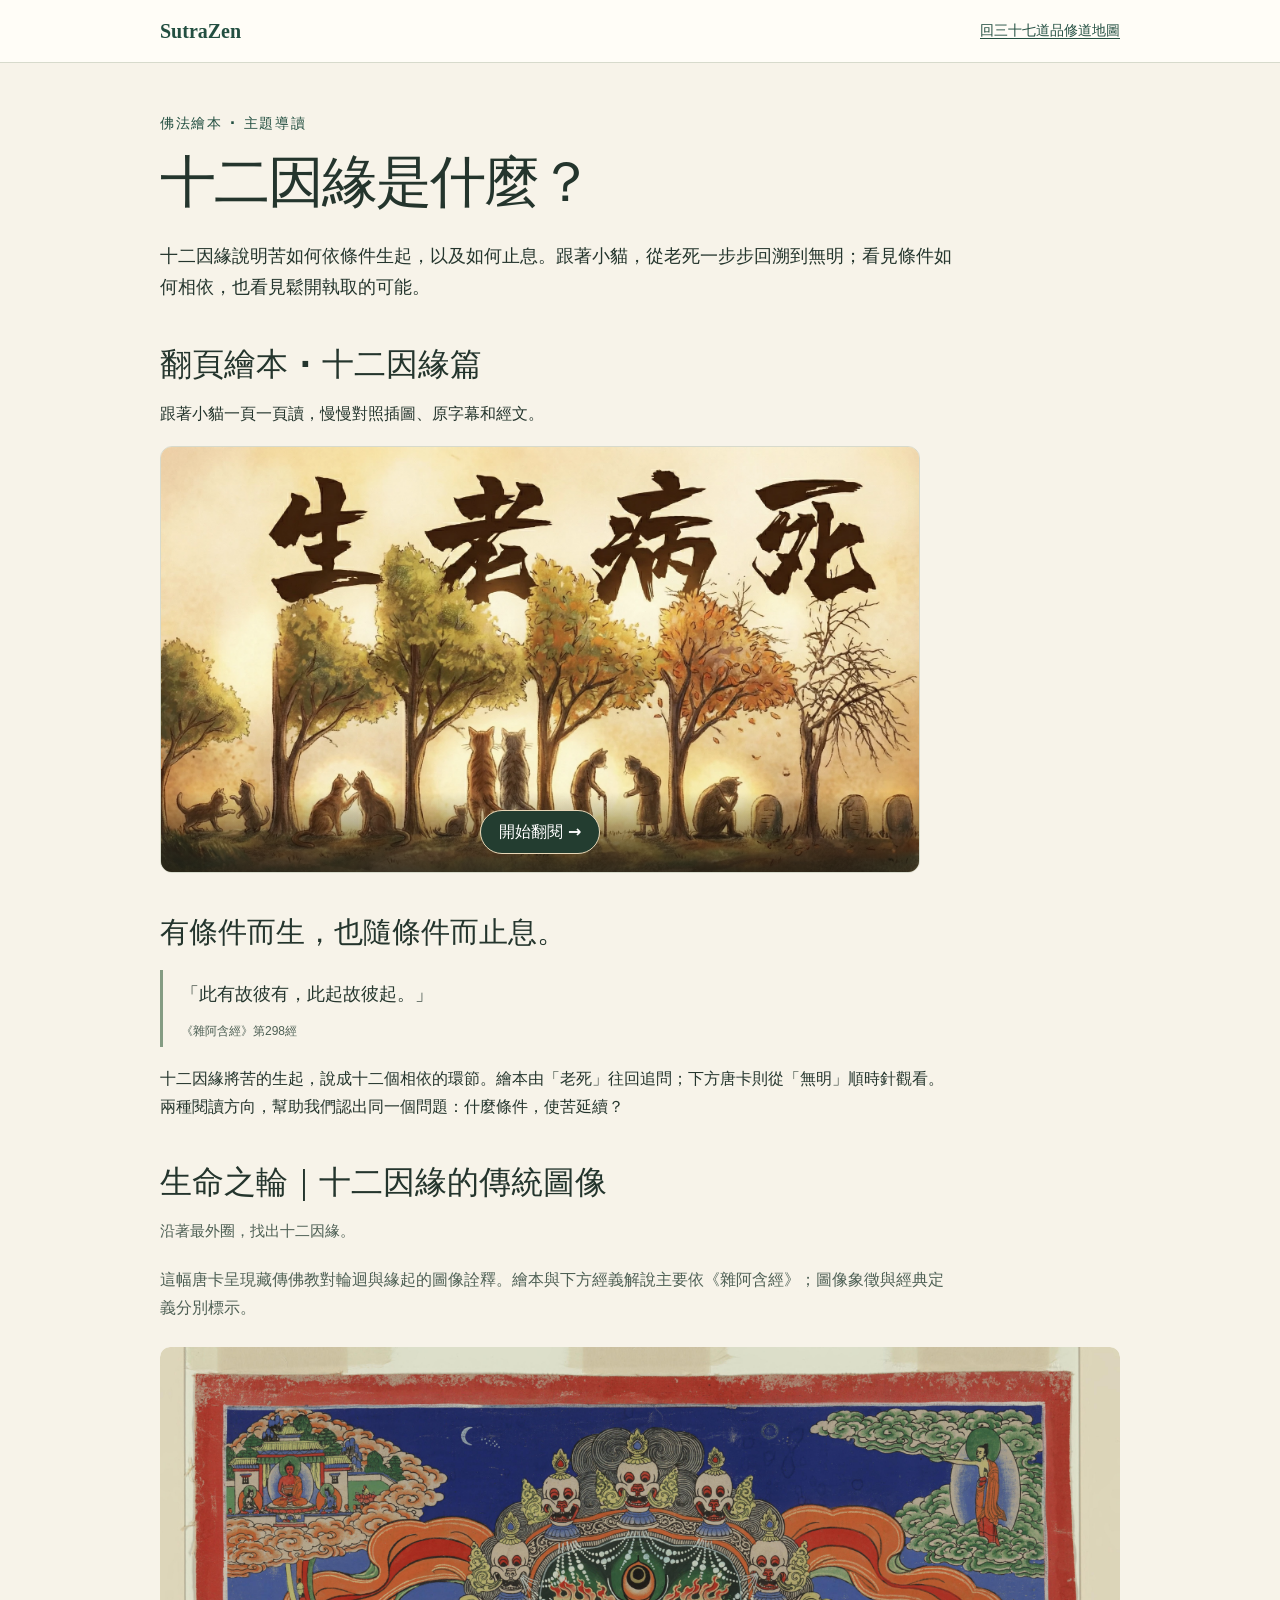
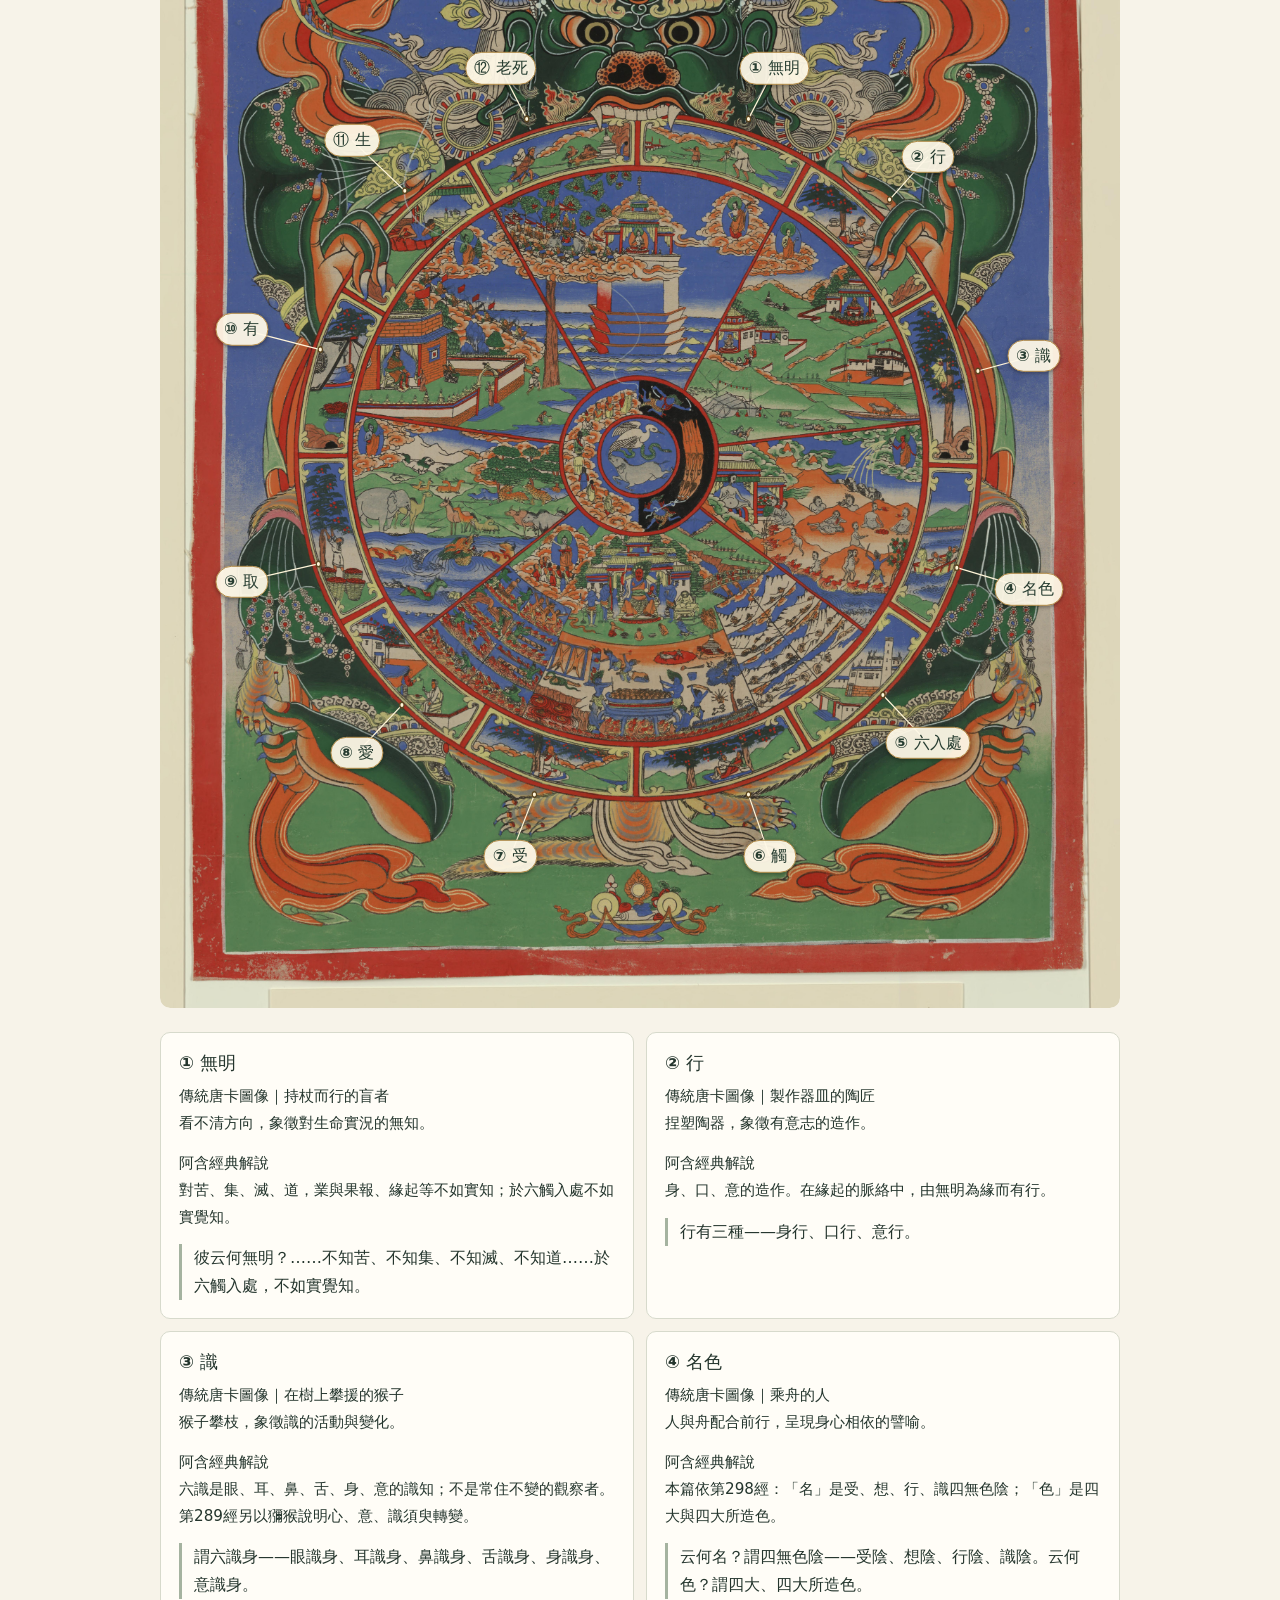
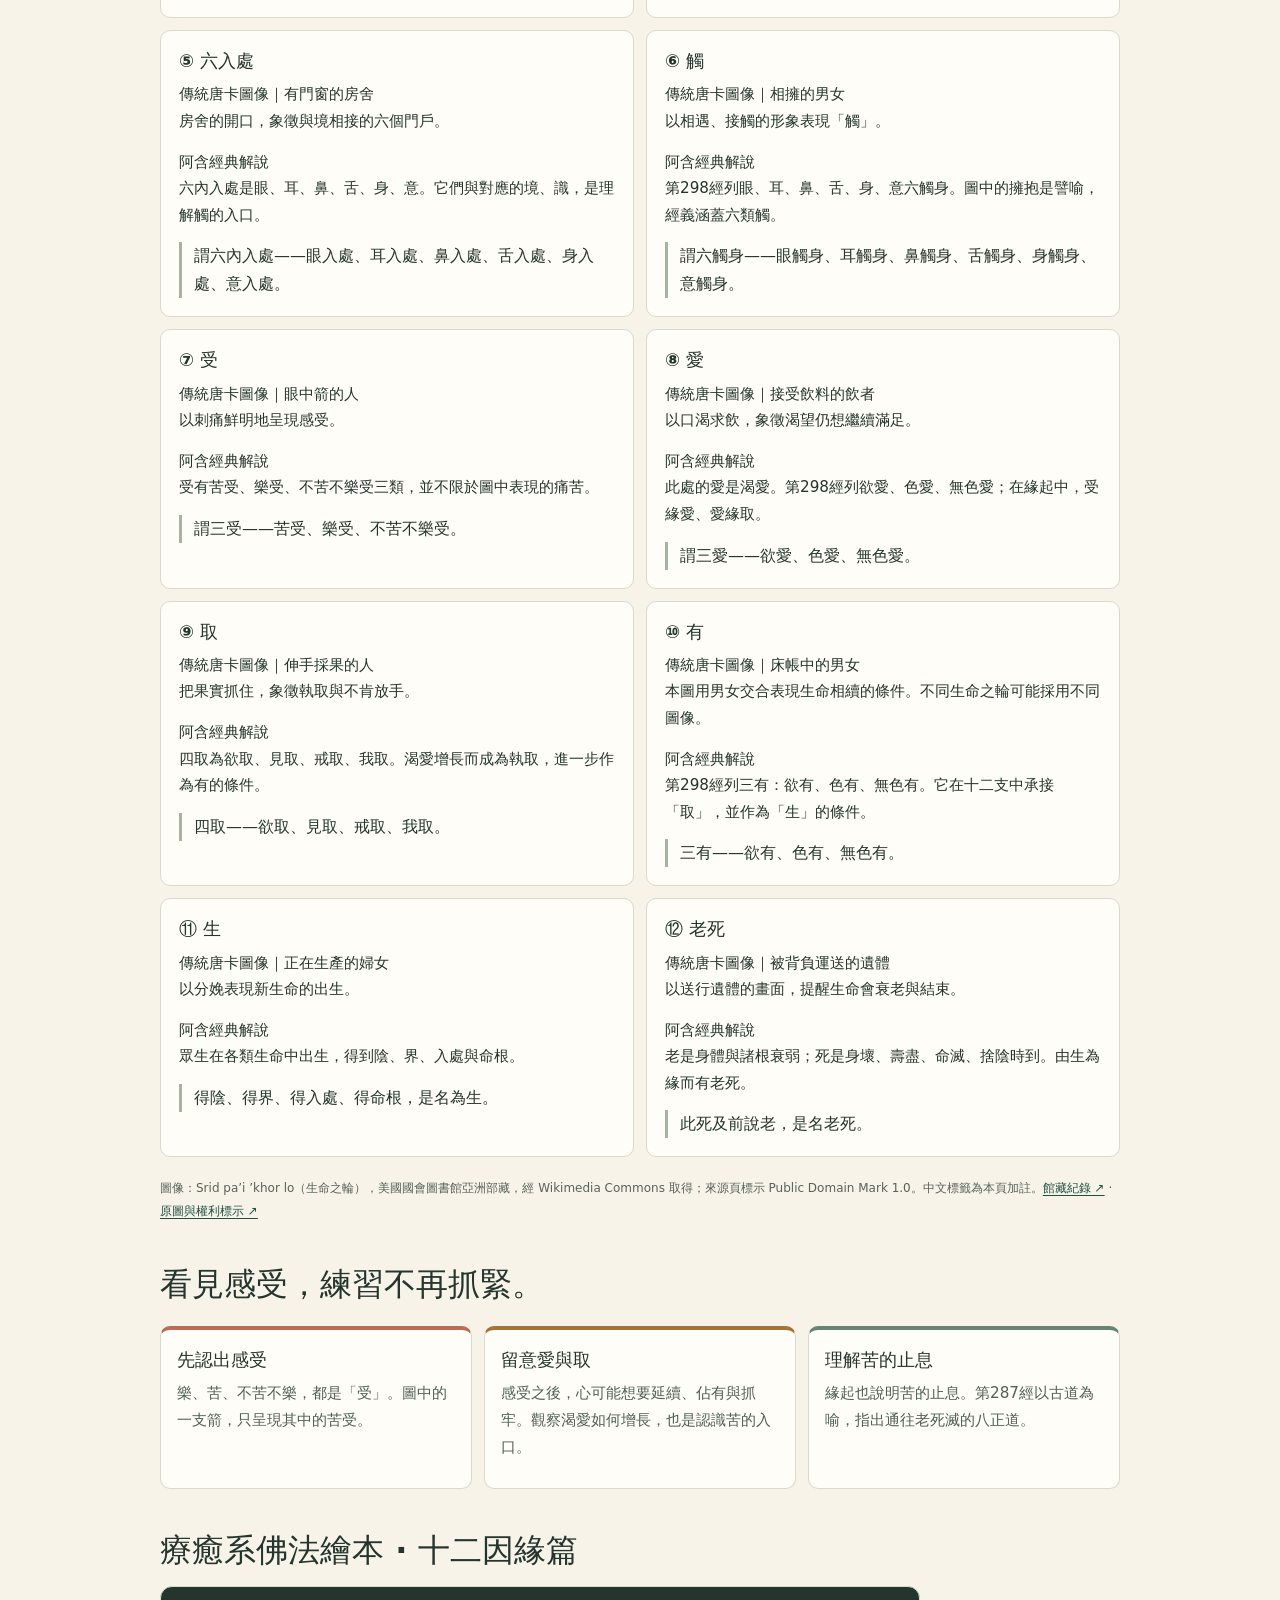
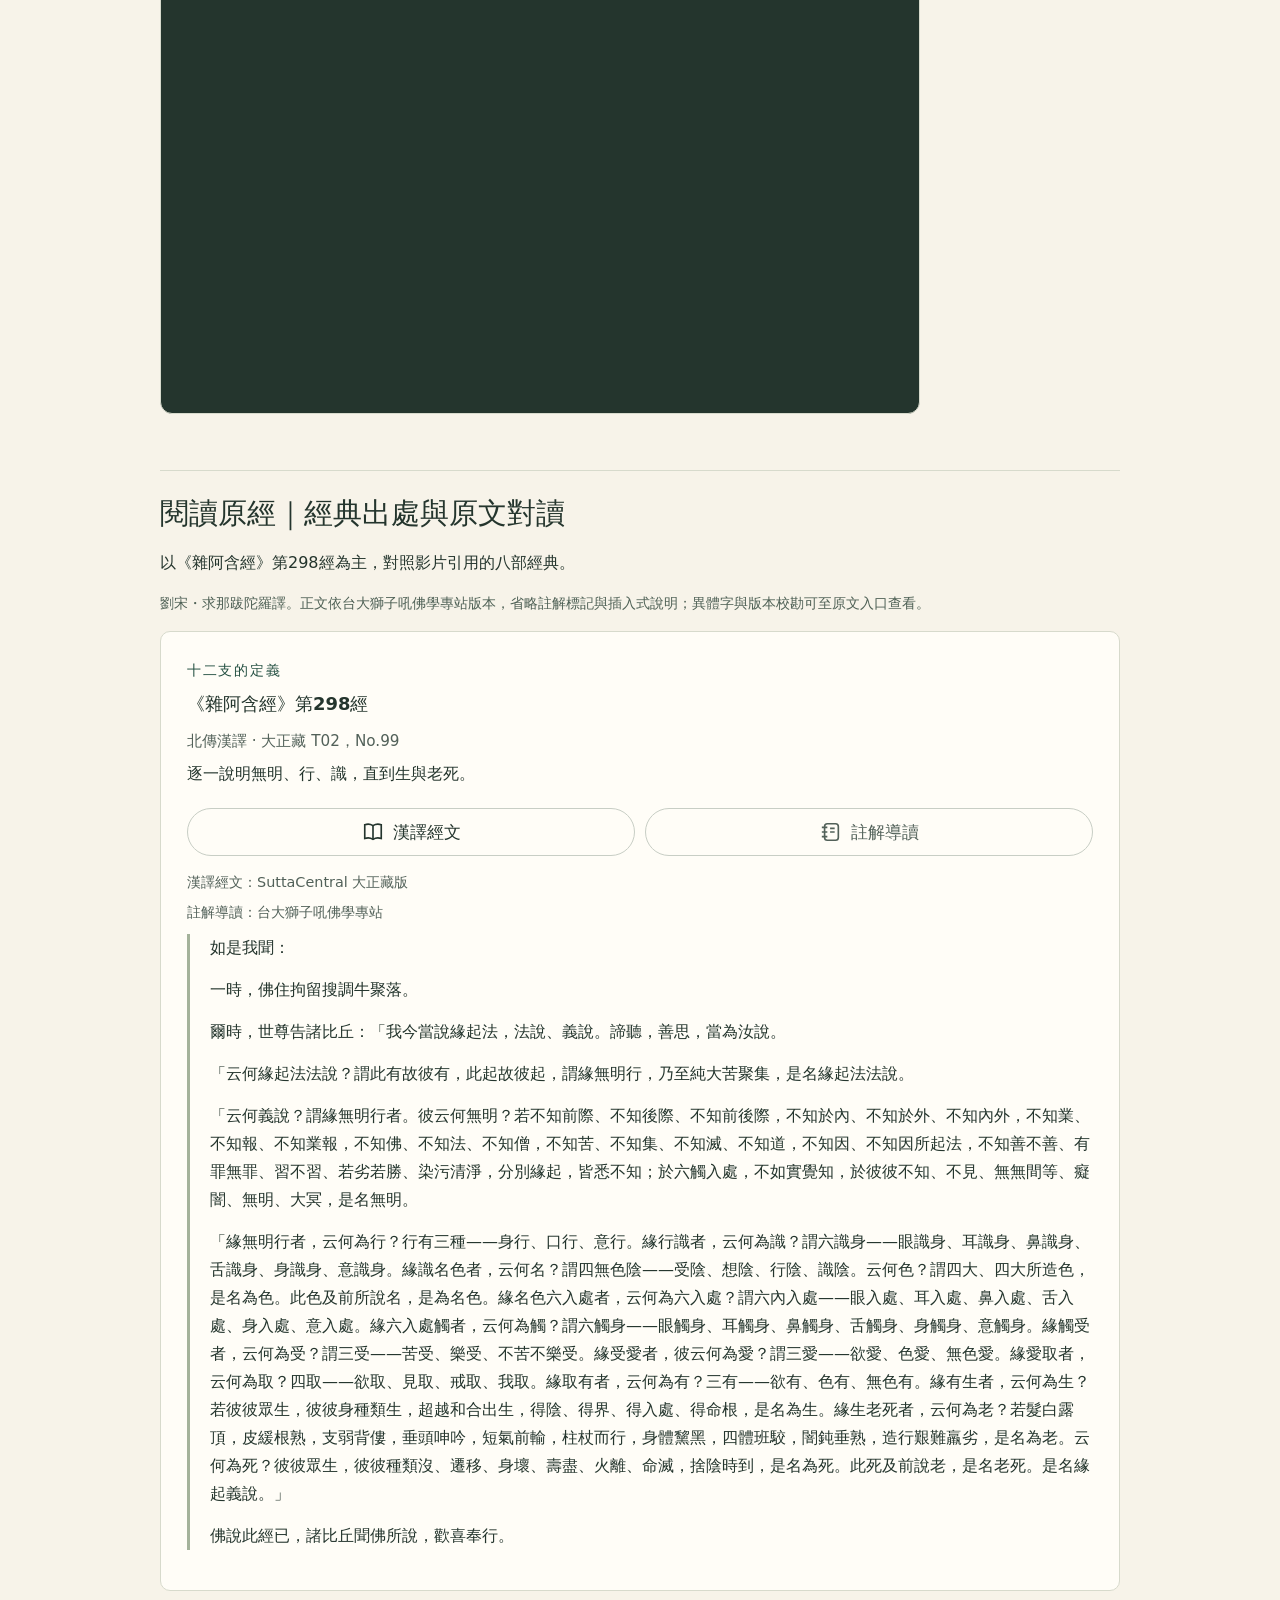
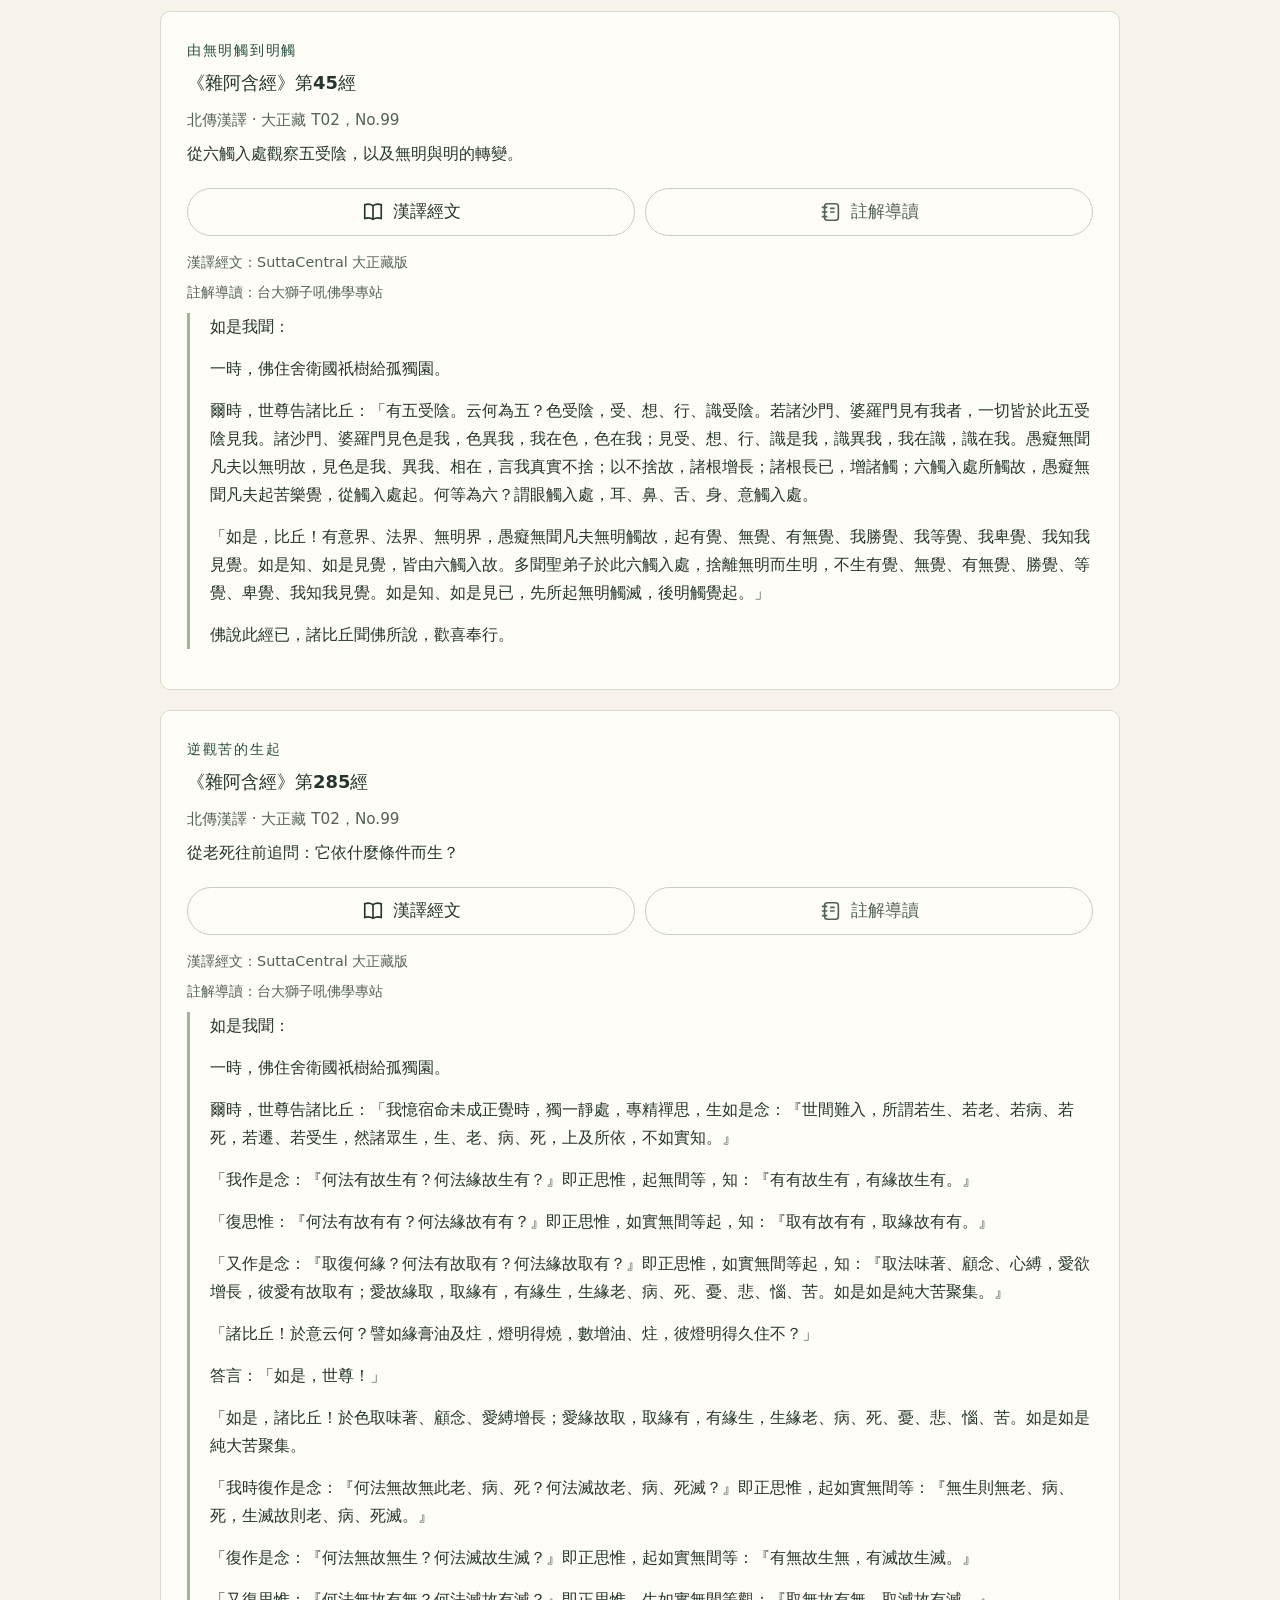
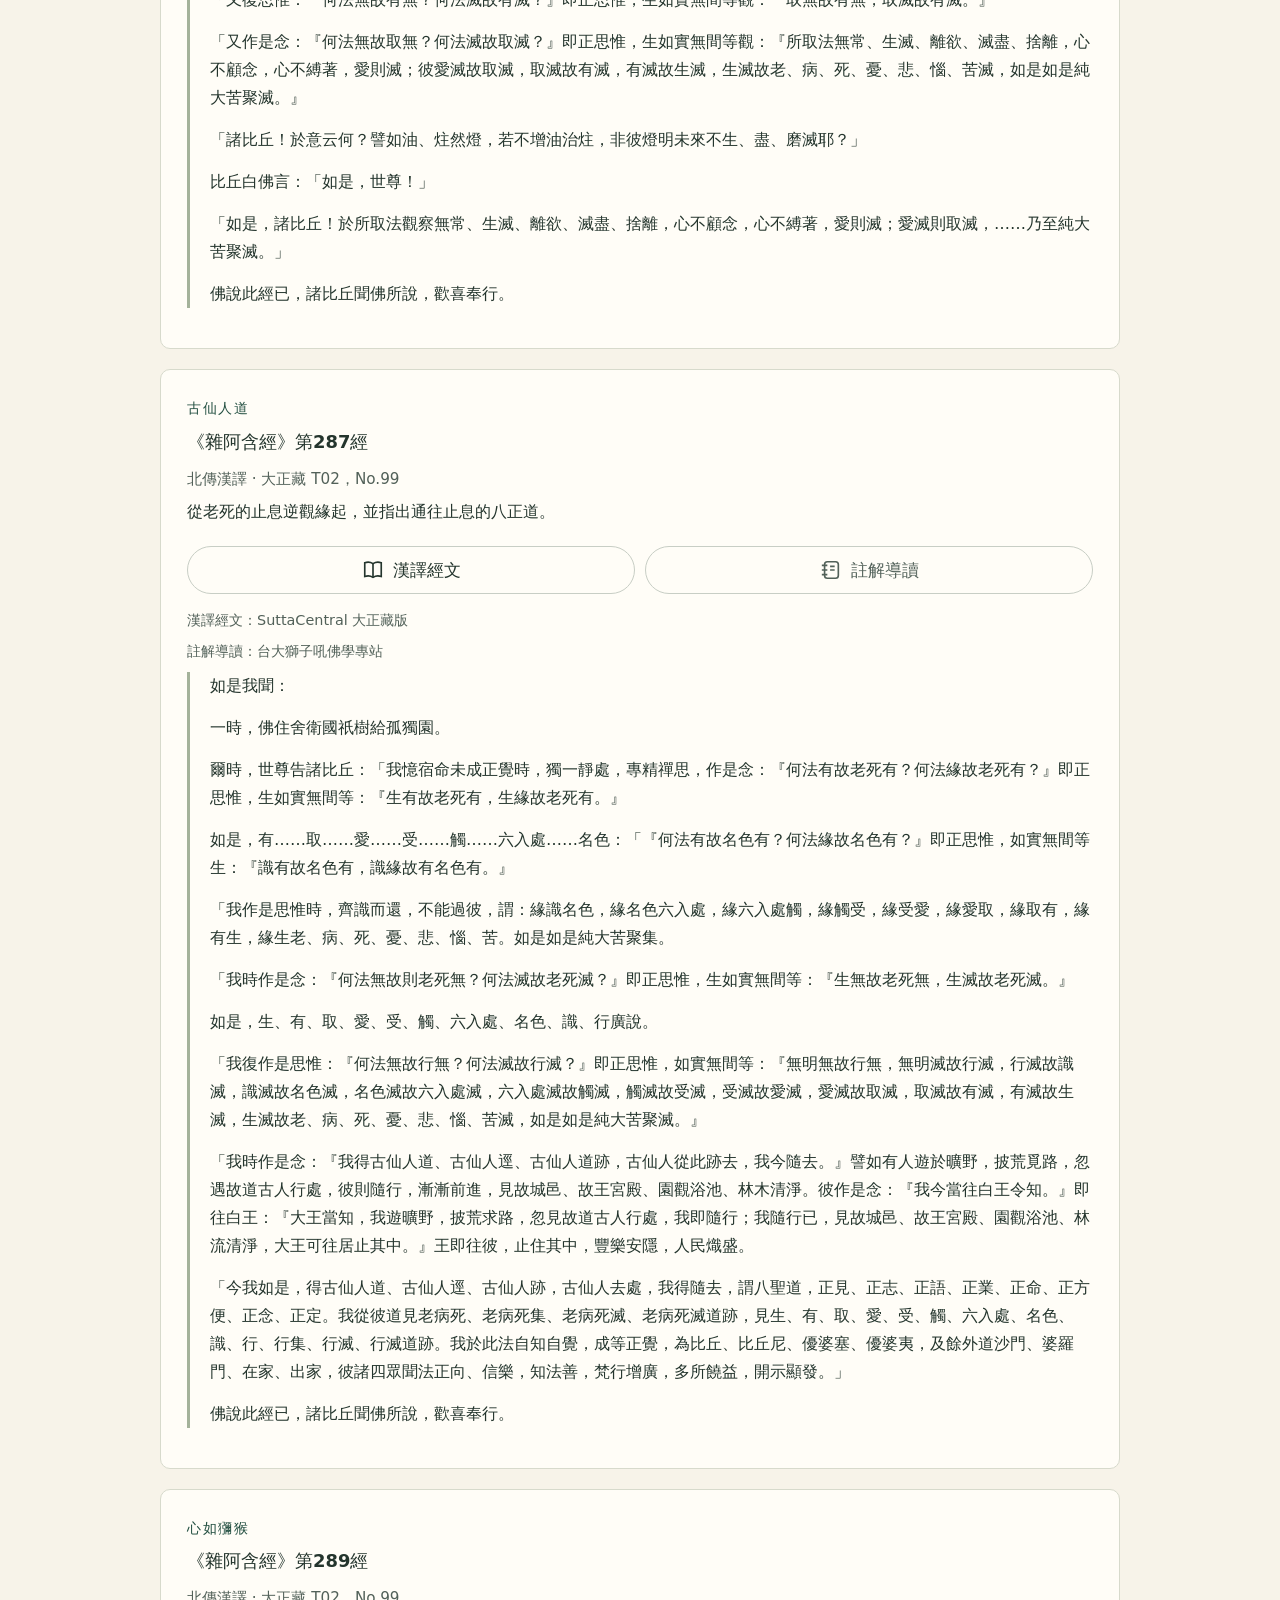
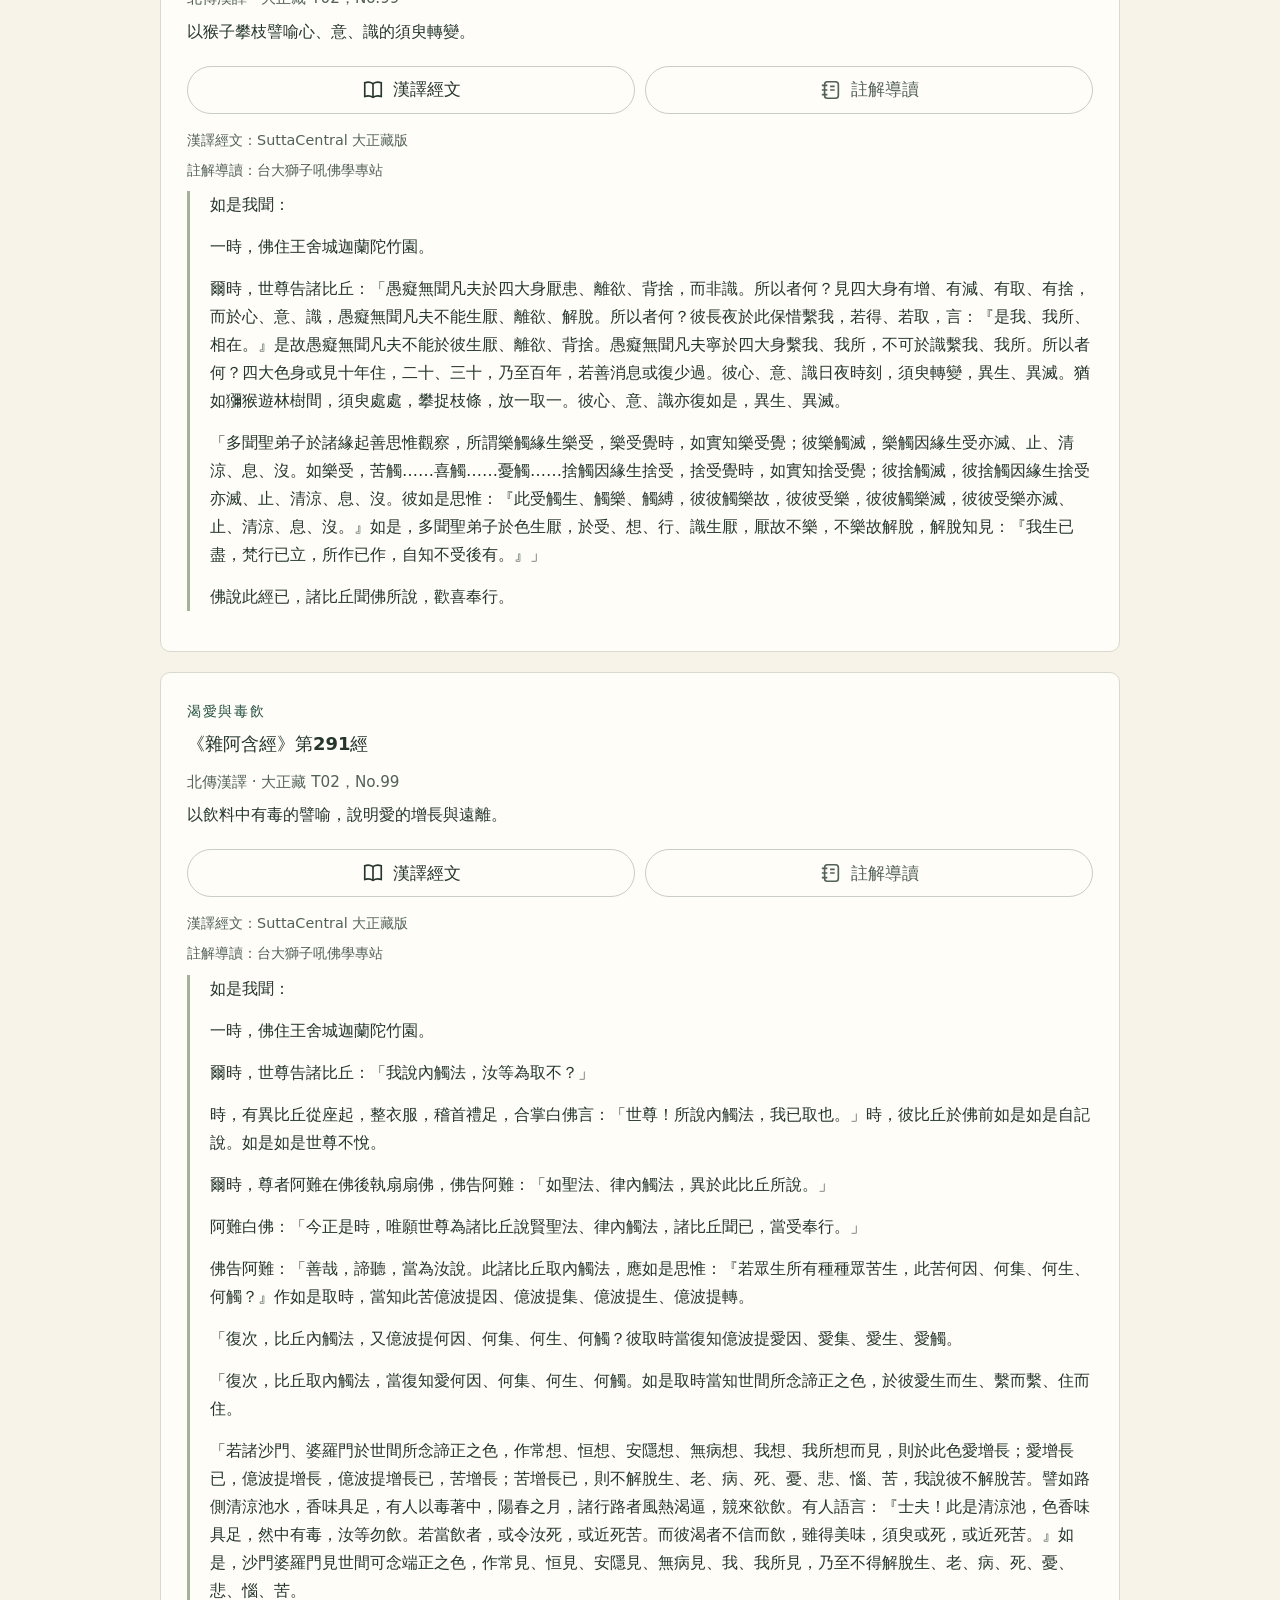
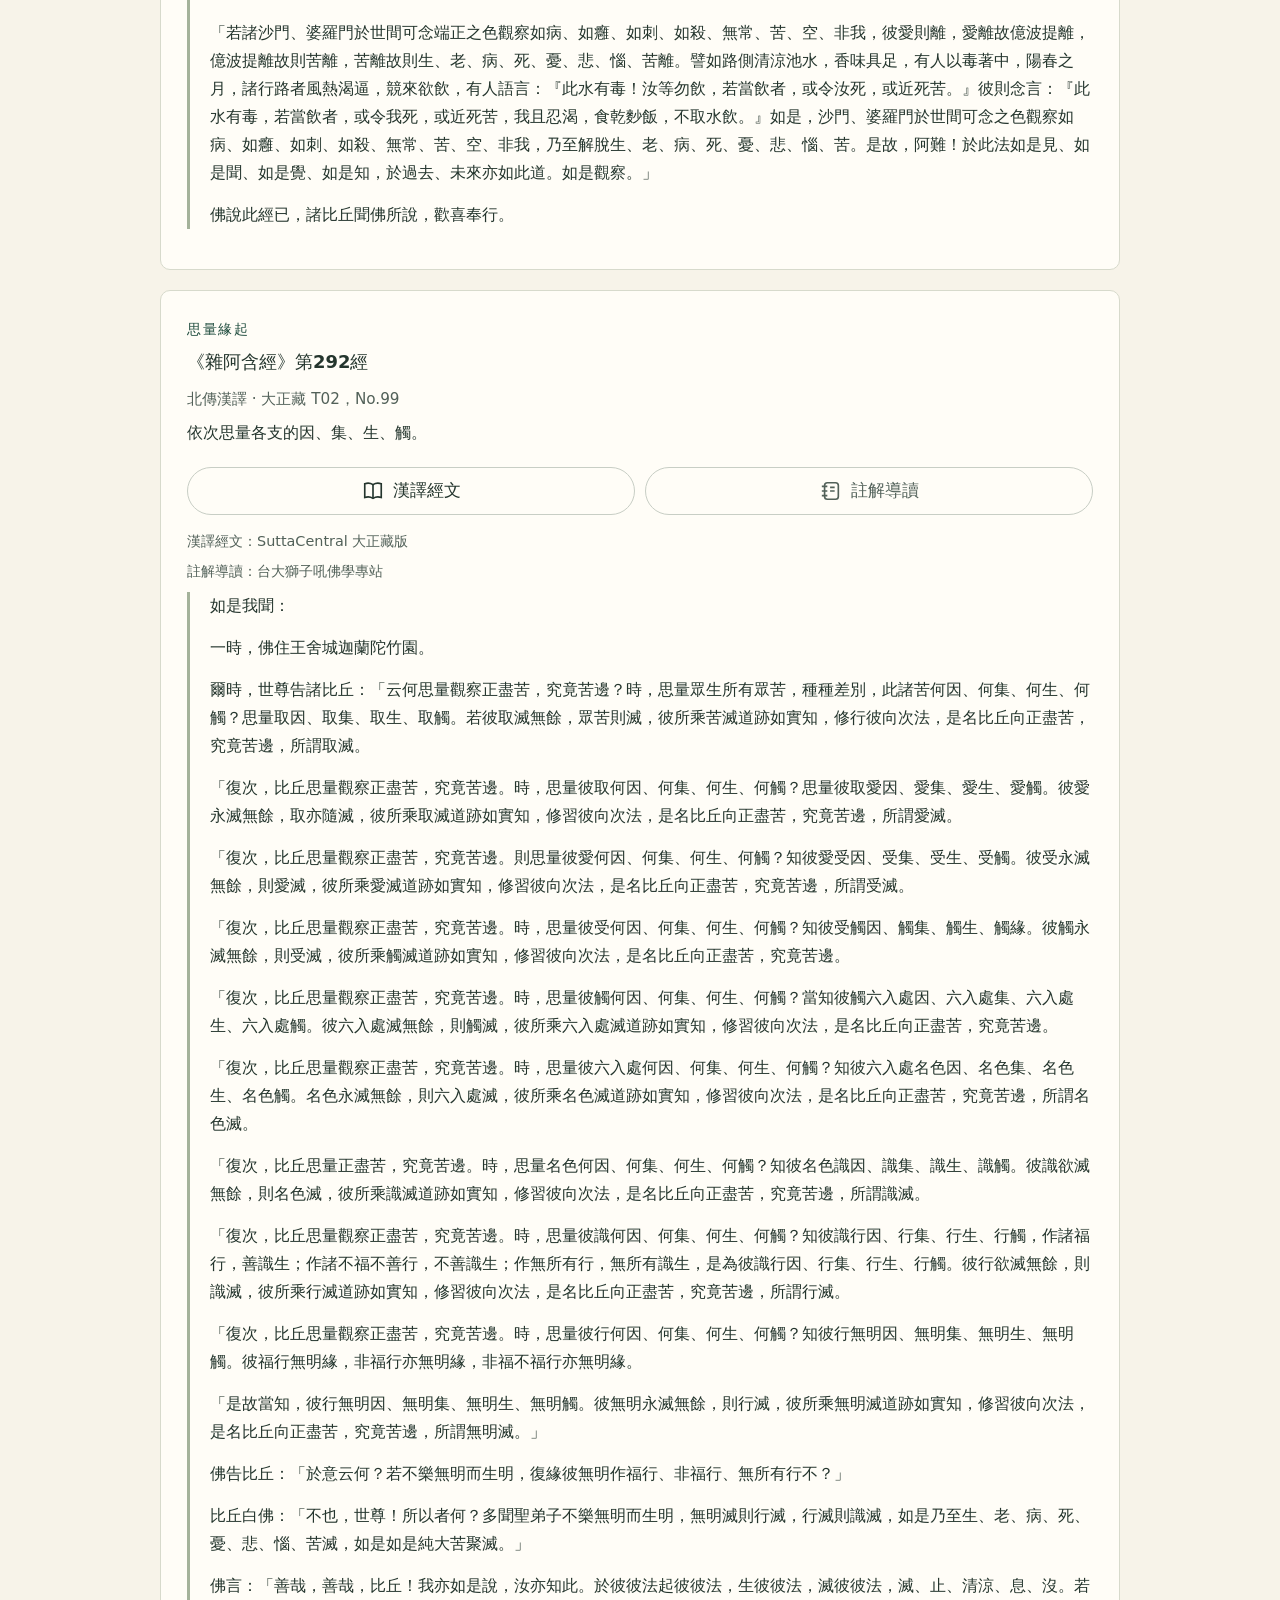
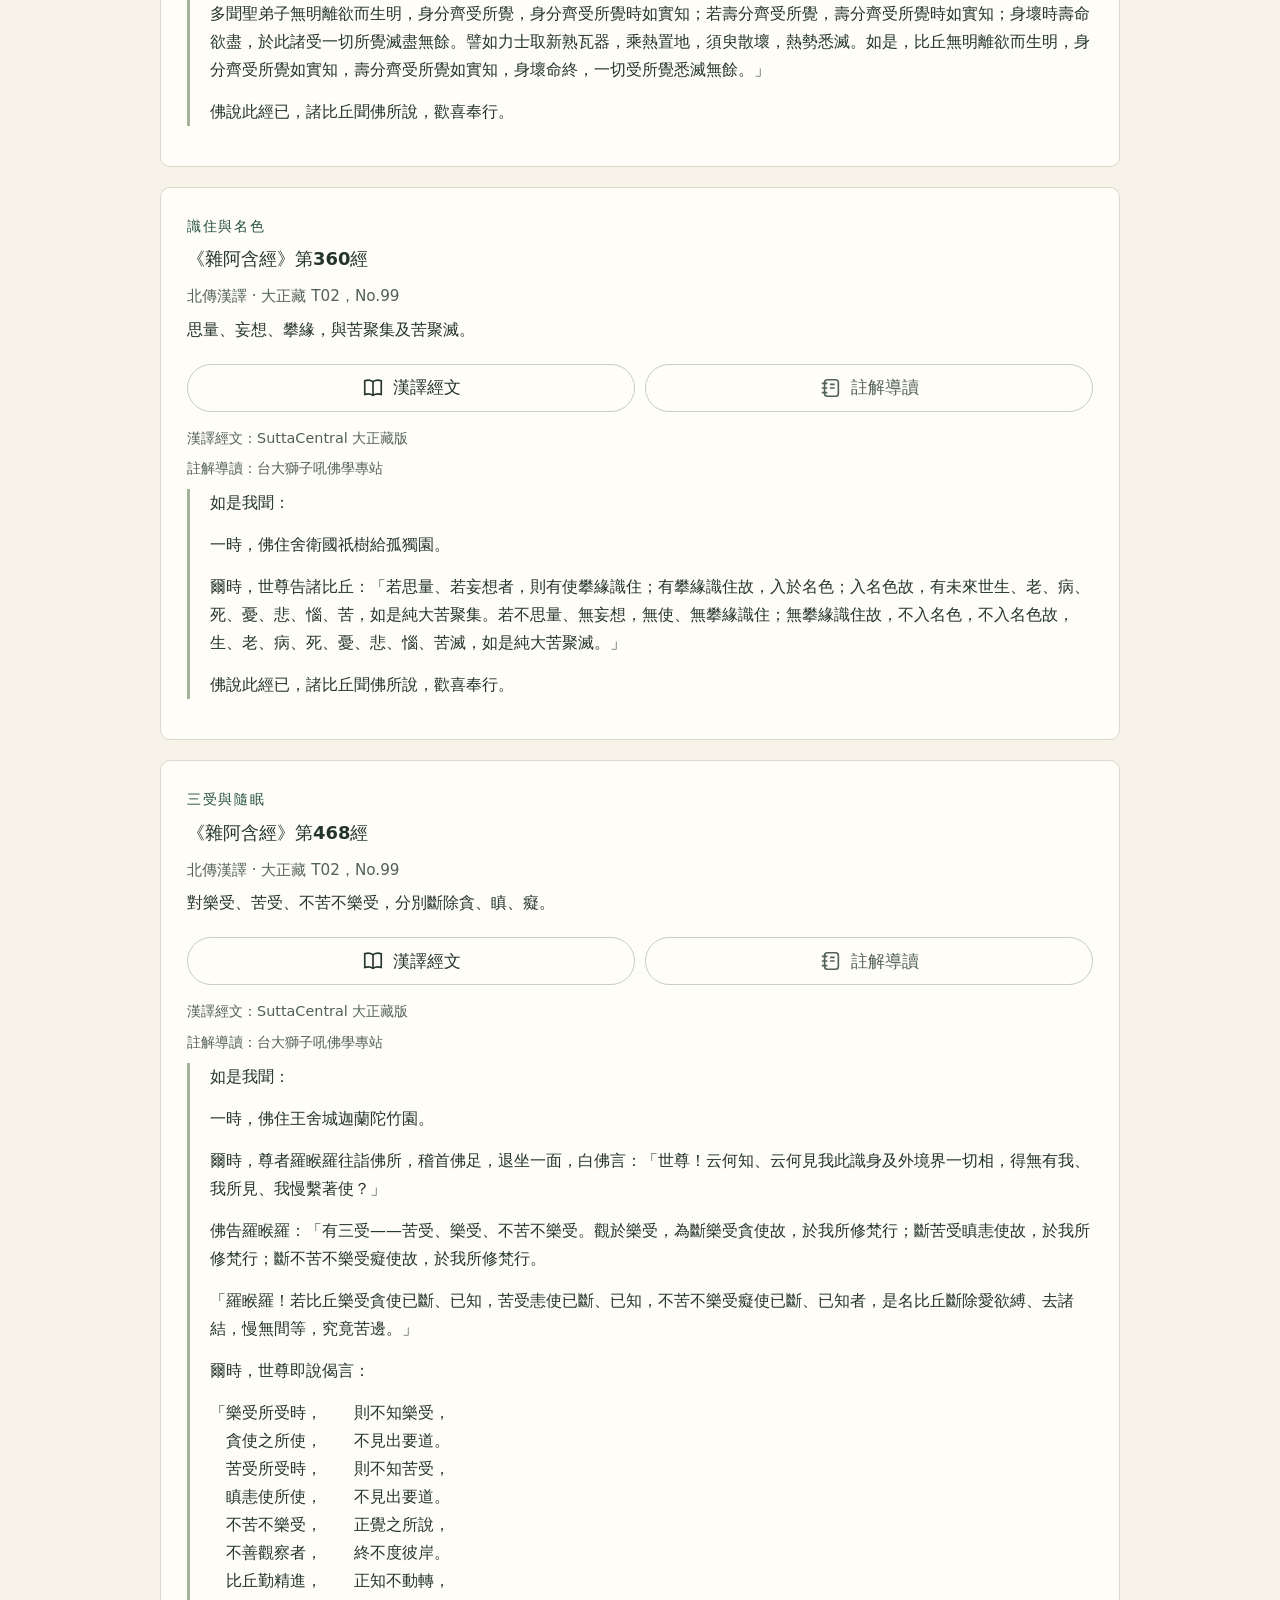
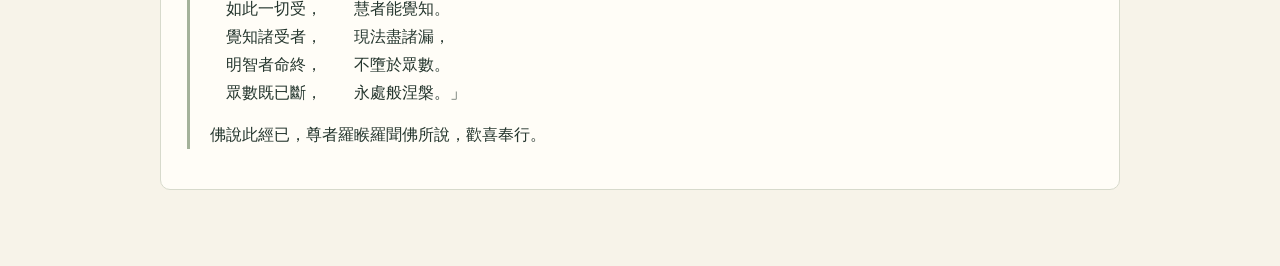
<file: twelve-links/index.html>
<!doctype html><html lang="zh-Hant-TW"><head><meta charset="utf-8"><meta name="viewport" content="width=device-width,initial-scale=1"><title>十二因緣是什麼？｜SutraZen</title><link rel="stylesheet" href="guide.css"><link rel="stylesheet" href="../guide-header.css">
<link rel="stylesheet" href="../guide-ui.css">
</head><body class="topic-guide"><header class="guide-header"><div class="guide-header-inner"><span class="guide-brand">SutraZen</span><a class="guide-return" href="../">回三十七道品修道地圖</a></div></header><main id="guide-view" class="view guide-content">
<div class="page-intro wrap" id="guide"><p class="eyebrow">佛法繪本 · 主題導讀</p><h1>十二因緣是什麼？</h1><p class="lead"><strong>十二因緣說明苦如何依條件生起，以及如何止息。</strong>跟著小貓，從老死一步步回溯到無明；看見條件如何相依，也看見鬆開執取的可能。</p></div>
<section class="book-preview wrap"><h2>翻頁繪本 · 十二因緣篇</h2>
<p class="intro">跟著小貓一頁一頁讀，慢慢對照插圖、原字幕和經文。</p><a class="book-cover" href="book/"><img src="cover.webp" alt="貓群隨樹木四季走過生老病死" width="1920" height="1072"><span class="book-cover-action"><span>開始翻閱 →</span></span></a></section>
<section class="intro wrap"><div><p class="eyebrow">先抓住一個重點</p><h2>有條件而生，<br>也隨條件而止息。</h2></div><div><blockquote>「此有故彼有，此起故彼起。」<cite>《雜阿含經》第298經</cite></blockquote><p>十二因緣將苦的生起，說成十二個相依的環節。繪本由「老死」往回追問；下方唐卡則從「無明」順時針觀看。兩種閱讀方向，幫助我們認出同一個問題：什麼條件，使苦延續？</p></div></section>
<section class="wheel-section" id="wheel"><div class="wrap"><div class="section-heading"><div><h2>生命之輪｜十二因緣的傳統圖像</h2></div><p>沿著最外圈，找出十二因緣。</p></div><p class="wheel-context">這幅唐卡呈現藏傳佛教對輪迴與緣起的圖像詮釋。繪本與下方經義解說主要依《雜阿含經》；圖像象徵與經典定義分別標示。</p>
<div class="wheel-scroll" tabindex="0" aria-label="生命之輪完整靜態圖"><figure class="wheel-static" aria-label="生命之輪與十二因緣外緣標籤"><div class="wheel-canvas" id="wheel-canvas"><img id="thangka" src="assets/wheel-of-life.jpg" width="5460" height="7170" alt="美國國會圖書館藏生命之輪，最外圈十二格呈現十二因緣"><div id="wheel-labels"><svg class="wheel-leaders" viewBox="0 0 100 100" preserveAspectRatio="none" aria-hidden="true"><line x1="61.3" y1="29.5" x2="64" y2="25.5"/><circle cx="61.3" cy="29.5" r="0.22"/><line x1="76.0" y1="35.9" x2="80" y2="32.5"/><circle cx="76.0" cy="35.9" r="0.22"/><line x1="85.2" y1="49.5" x2="91" y2="48.3"/><circle cx="85.2" cy="49.5" r="0.22"/><line x1="83.0" y1="65.1" x2="90.5" y2="66.8"/><circle cx="83.0" cy="65.1" r="0.22"/><line x1="75.3" y1="75.2" x2="80" y2="79"/><circle cx="75.3" cy="75.2" r="0.22"/><line x1="61.3" y1="83.1" x2="63.5" y2="88"/><circle cx="61.3" cy="83.1" r="0.22"/><line x1="39.0" y1="83.1" x2="36.5" y2="88"/><circle cx="39.0" cy="83.1" r="0.22"/><line x1="25.2" y1="76.0" x2="20.5" y2="79.8"/><circle cx="25.2" cy="76.0" r="0.22"/><line x1="16.5" y1="64.8" x2="8.5" y2="66.2"/><circle cx="16.5" cy="64.8" r="0.22"/><line x1="16.7" y1="47.8" x2="8.5" y2="46.2"/><circle cx="16.7" cy="47.8" r="0.22"/><line x1="25.5" y1="35.2" x2="20.0" y2="31.2"/><circle cx="25.5" cy="35.2" r="0.22"/><line x1="38.2" y1="29.5" x2="35.5" y2="25.5"/><circle cx="38.2" cy="29.5" r="0.22"/></svg><span class="wheel-label" style="left:64%;top:25.5%">① 無明</span><span class="wheel-label" style="left:80%;top:32.5%">② 行</span><span class="wheel-label" style="left:91%;top:48.3%">③ 識</span><span class="wheel-label" style="left:90.5%;top:66.8%">④ 名色</span><span class="wheel-label" style="left:80%;top:79%">⑤ 六入處</span><span class="wheel-label" style="left:63.5%;top:88%">⑥ 觸</span><span class="wheel-label" style="left:36.5%;top:88%">⑦ 受</span><span class="wheel-label" style="left:20.5%;top:79.8%">⑧ 愛</span><span class="wheel-label" style="left:8.5%;top:66.2%">⑨ 取</span><span class="wheel-label" style="left:8.5%;top:46.2%">⑩ 有</span><span class="wheel-label" style="left:20.0%;top:31.2%">⑪ 生</span><span class="wheel-label" style="left:35.5%;top:25.5%">⑫ 老死</span></div></div></figure></div>
<div class="static-lessons"><article class="static-lesson"><h3>① 無明</h3><p><strong>傳統唐卡圖像｜持杖而行的盲者</strong><br>看不清方向，象徵對生命實況的無知。</p><p><strong>阿含經典解說</strong><br>對苦、集、滅、道，業與果報、緣起等不如實知；於六觸入處不如實覺知。</p><blockquote>彼云何無明？……不知苦、不知集、不知滅、不知道……於六觸入處，不如實覺知。</blockquote></article><article class="static-lesson"><h3>② 行</h3><p><strong>傳統唐卡圖像｜製作器皿的陶匠</strong><br>捏塑陶器，象徵有意志的造作。</p><p><strong>阿含經典解說</strong><br>身、口、意的造作。在緣起的脈絡中，由無明為緣而有行。</p><blockquote>行有三種——身行、口行、意行。</blockquote></article><article class="static-lesson"><h3>③ 識</h3><p><strong>傳統唐卡圖像｜在樹上攀援的猴子</strong><br>猴子攀枝，象徵識的活動與變化。</p><p><strong>阿含經典解說</strong><br>六識是眼、耳、鼻、舌、身、意的識知；不是常住不變的觀察者。第289經另以獼猴說明心、意、識須臾轉變。</p><blockquote>謂六識身——眼識身、耳識身、鼻識身、舌識身、身識身、意識身。</blockquote></article><article class="static-lesson"><h3>④ 名色</h3><p><strong>傳統唐卡圖像｜乘舟的人</strong><br>人與舟配合前行，呈現身心相依的譬喻。</p><p><strong>阿含經典解說</strong><br>本篇依第298經：「名」是受、想、行、識四無色陰；「色」是四大與四大所造色。</p><blockquote>云何名？謂四無色陰——受陰、想陰、行陰、識陰。云何色？謂四大、四大所造色。</blockquote></article><article class="static-lesson"><h3>⑤ 六入處</h3><p><strong>傳統唐卡圖像｜有門窗的房舍</strong><br>房舍的開口，象徵與境相接的六個門戶。</p><p><strong>阿含經典解說</strong><br>六內入處是眼、耳、鼻、舌、身、意。它們與對應的境、識，是理解觸的入口。</p><blockquote>謂六內入處——眼入處、耳入處、鼻入處、舌入處、身入處、意入處。</blockquote></article><article class="static-lesson"><h3>⑥ 觸</h3><p><strong>傳統唐卡圖像｜相擁的男女</strong><br>以相遇、接觸的形象表現「觸」。</p><p><strong>阿含經典解說</strong><br>第298經列眼、耳、鼻、舌、身、意六觸身。圖中的擁抱是譬喻，經義涵蓋六類觸。</p><blockquote>謂六觸身——眼觸身、耳觸身、鼻觸身、舌觸身、身觸身、意觸身。</blockquote></article><article class="static-lesson"><h3>⑦ 受</h3><p><strong>傳統唐卡圖像｜眼中箭的人</strong><br>以刺痛鮮明地呈現感受。</p><p><strong>阿含經典解說</strong><br>受有苦受、樂受、不苦不樂受三類，並不限於圖中表現的痛苦。</p><blockquote>謂三受——苦受、樂受、不苦不樂受。</blockquote></article><article class="static-lesson"><h3>⑧ 愛</h3><p><strong>傳統唐卡圖像｜接受飲料的飲者</strong><br>以口渴求飲，象徵渴望仍想繼續滿足。</p><p><strong>阿含經典解說</strong><br>此處的愛是渴愛。第298經列欲愛、色愛、無色愛；在緣起中，受緣愛、愛緣取。</p><blockquote>謂三愛——欲愛、色愛、無色愛。</blockquote></article><article class="static-lesson"><h3>⑨ 取</h3><p><strong>傳統唐卡圖像｜伸手採果的人</strong><br>把果實抓住，象徵執取與不肯放手。</p><p><strong>阿含經典解說</strong><br>四取為欲取、見取、戒取、我取。渴愛增長而成為執取，進一步作為有的條件。</p><blockquote>四取——欲取、見取、戒取、我取。</blockquote></article><article class="static-lesson"><h3>⑩ 有</h3><p><strong>傳統唐卡圖像｜床帳中的男女</strong><br>本圖用男女交合表現生命相續的條件。不同生命之輪可能採用不同圖像。</p><p><strong>阿含經典解說</strong><br>第298經列三有：欲有、色有、無色有。它在十二支中承接「取」，並作為「生」的條件。</p><blockquote>三有——欲有、色有、無色有。</blockquote></article><article class="static-lesson"><h3>⑪ 生</h3><p><strong>傳統唐卡圖像｜正在生產的婦女</strong><br>以分娩表現新生命的出生。</p><p><strong>阿含經典解說</strong><br>眾生在各類生命中出生，得到陰、界、入處與命根。</p><blockquote>得陰、得界、得入處、得命根，是名為生。</blockquote></article><article class="static-lesson"><h3>⑫ 老死</h3><p><strong>傳統唐卡圖像｜被背負運送的遺體</strong><br>以送行遺體的畫面，提醒生命會衰老與結束。</p><p><strong>阿含經典解說</strong><br>老是身體與諸根衰弱；死是身壞、壽盡、命滅、捨陰時到。由生為緣而有老死。</p><blockquote>此死及前說老，是名老死。</blockquote></article></div>
<p class="art-credit">圖像：<em>Srid pa’i ’khor lo</em>（生命之輪），美國國會圖書館亞洲部藏，經 Wikimedia Commons 取得；來源頁標示 Public Domain Mark 1.0。中文標籤為本頁加註。<a href="https://www.loc.gov/item/2011432136/" target="_blank" rel="noopener">館藏紀錄 ↗</a> · <a href="https://commons.wikimedia.org/wiki/File:Bhavachakra.jpg" target="_blank" rel="noopener">原圖與權利標示 ↗</a></p>
</div></section>
<section class="wrap practice"><p class="eyebrow">回到阿含經典</p><h2>看見感受，練習不再抓緊。</h2><div class="practice-grid"><article><span>01</span><h3>先認出感受</h3><p>樂、苦、不苦不樂，都是「受」。圖中的一支箭，只呈現其中的苦受。</p></article><article><span>02</span><h3>留意愛與取</h3><p>感受之後，心可能想要延續、佔有與抓牢。觀察渴愛如何增長，也是認識苦的入口。</p></article><article><span>03</span><h3>理解苦的止息</h3><p>緣起也說明苦的止息。第287經以古道為喻，指出通往老死滅的八正道。</p></article></div></section>
<section id="video" class="guide-video" aria-labelledby="video-heading"><h2 id="video-heading">療癒系佛法繪本 · 十二因緣篇</h2><div class="video"><iframe title="療癒系佛法繪本－十二因緣篇" src="https://www.youtube.com/embed/yaWXpSQqOx4" loading="lazy" referrerpolicy="strict-origin-when-cross-origin" allow="accelerometer; autoplay; encrypted-media; gyroscope; picture-in-picture; web-share" allowfullscreen></iframe></div></section>

</main>
<section id="sources-view" class="view wrap sources"><div id="sources"></div><div class="source-intro"><h2>閱讀原經｜經典出處與原文對讀</h2><p>以《雜阿含經》第298經為主，對照影片引用的八部經典。</p><p class="quiet">劉宋・求那跋陀羅譯。正文依台大獅子吼佛學專站版本，省略註解標記與插入式說明；異體字與版本校勘可至原文入口查看。</p></div><article class="sutra-card" id="sa298"><p class="eyebrow">十二支的定義</p><h2>《雜阿含經》第298經</h2><p class="source-meta">北傳漢譯 · 大正藏 T02，No.99</p><p>逐一說明無明、行、識，直到生與老死。</p><div class="source-actions"><a class="source-button source-button--original" href="https://suttacentral.net/sa298/lzh/taisho" target="_blank" rel="noopener noreferrer" aria-label="漢譯經文：《雜阿含經》第298經"><svg viewBox="0 0 24 24" fill="none" stroke="currentColor" stroke-width="1.8" aria-hidden="true"><path d="M12 5c-3-2-6-2-9-1v15c3-1 6-1 9 1 3-2 6-2 9-1V4c-3-1-6-1-9 1Z"/><path d="M12 5v15"/></svg><span>漢譯經文</span></a><a class="source-button source-button--annotation" href="https://buddhaspace.org/agama/sub/298.html" target="_blank" rel="noopener noreferrer" aria-label="註解導讀：《雜阿含經》第298經"><svg viewBox="0 0 24 24" fill="none" stroke="currentColor" stroke-width="1.8" aria-hidden="true"><rect x="5" y="3" width="15" height="18" rx="3"/><path d="M2 7h6M2 12h6M2 17h6M11 8h5M11 12h5"/></svg><span>註解導讀</span></a></div><div class="source-providers"><p>漢譯經文：SuttaCentral 大正藏版</p><p>註解導讀：台大獅子吼佛學專站</p></div><blockquote><p>如是我聞：</p><p>一時，佛住拘留搜調牛聚落。</p><p>爾時，世尊告諸比丘：「我今當說緣起法，法說、義說。諦聽，善思，當為汝說。</p><p>「云何緣起法法說？謂此有故彼有，此起故彼起，謂緣無明行，乃至純大苦聚集，是名緣起法法說。</p><p>「云何義說？謂緣無明行者。彼云何無明？若不知前際、不知後際、不知前後際，不知於內、不知於外、不知內外，不知業、不知報、不知業報，不知佛、不知法、不知僧，不知苦、不知集、不知滅、不知道，不知因、不知因所起法，不知善不善、有罪無罪、習不習、若劣若勝、染污清淨，分別緣起，皆悉不知；於六觸入處，不如實覺知，於彼彼不知、不見、無無間等、癡闇、無明、大冥，是名無明。</p><p>「緣無明行者，云何為行？行有三種——身行、口行、意行。緣行識者，云何為識？謂六識身——眼識身、耳識身、鼻識身、舌識身、身識身、意識身。緣識名色者，云何名？謂四無色陰——受陰、想陰、行陰、識陰。云何色？謂四大、四大所造色，是名為色。此色及前所說名，是為名色。緣名色六入處者，云何為六入處？謂六內入處——眼入處、耳入處、鼻入處、舌入處、身入處、意入處。緣六入處觸者，云何為觸？謂六觸身——眼觸身、耳觸身、鼻觸身、舌觸身、身觸身、意觸身。緣觸受者，云何為受？謂三受——苦受、樂受、不苦不樂受。緣受愛者，彼云何為愛？謂三愛——欲愛、色愛、無色愛。緣愛取者，云何為取？四取——欲取、見取、戒取、我取。緣取有者，云何為有？三有——欲有、色有、無色有。緣有生者，云何為生？若彼彼眾生，彼彼身種類生，超越和合出生，得陰、得界、得入處、得命根，是名為生。緣生老死者，云何為老？若髮白露頂，皮緩根熟，支弱背僂，垂頭呻吟，短氣前輸，柱杖而行，身體黧黑，四體班駮，闇鈍垂熟，造行艱難羸劣，是名為老。云何為死？彼彼眾生，彼彼種類沒、遷移、身壞、壽盡、火離、命滅，捨陰時到，是名為死。此死及前說老，是名老死。是名緣起義說。」</p><p>佛說此經已，諸比丘聞佛所說，歡喜奉行。</p></blockquote></article><article class="sutra-card" id="sa45"><p class="eyebrow">由無明觸到明觸</p><h2>《雜阿含經》第45經</h2><p class="source-meta">北傳漢譯 · 大正藏 T02，No.99</p><p>從六觸入處觀察五受陰，以及無明與明的轉變。</p><div class="source-actions"><a class="source-button source-button--original" href="https://suttacentral.net/sa45/lzh/taisho" target="_blank" rel="noopener noreferrer" aria-label="漢譯經文：《雜阿含經》第45經"><svg viewBox="0 0 24 24" fill="none" stroke="currentColor" stroke-width="1.8" aria-hidden="true"><path d="M12 5c-3-2-6-2-9-1v15c3-1 6-1 9 1 3-2 6-2 9-1V4c-3-1-6-1-9 1Z"/><path d="M12 5v15"/></svg><span>漢譯經文</span></a><a class="source-button source-button--annotation" href="https://buddhaspace.org/agama/sub/45.html" target="_blank" rel="noopener noreferrer" aria-label="註解導讀：《雜阿含經》第45經"><svg viewBox="0 0 24 24" fill="none" stroke="currentColor" stroke-width="1.8" aria-hidden="true"><rect x="5" y="3" width="15" height="18" rx="3"/><path d="M2 7h6M2 12h6M2 17h6M11 8h5M11 12h5"/></svg><span>註解導讀</span></a></div><div class="source-providers"><p>漢譯經文：SuttaCentral 大正藏版</p><p>註解導讀：台大獅子吼佛學專站</p></div><blockquote><p>如是我聞：</p><p>一時，佛住舍衛國祇樹給孤獨園。</p><p>爾時，世尊告諸比丘：「有五受陰。云何為五？色受陰，受、想、行、識受陰。若諸沙門、婆羅門見有我者，一切皆於此五受陰見我。諸沙門、婆羅門見色是我，色異我，我在色，色在我；見受、想、行、識是我，識異我，我在識，識在我。愚癡無聞凡夫以無明故，見色是我、異我、相在，言我真實不捨；以不捨故，諸根增長；諸根長已，增諸觸；六觸入處所觸故，愚癡無聞凡夫起苦樂覺，從觸入處起。何等為六？謂眼觸入處，耳、鼻、舌、身、意觸入處。</p><p>「如是，比丘！有意界、法界、無明界，愚癡無聞凡夫無明觸故，起有覺、無覺、有無覺、我勝覺、我等覺、我卑覺、我知我見覺。如是知、如是見覺，皆由六觸入故。多聞聖弟子於此六觸入處，捨離無明而生明，不生有覺、無覺、有無覺、勝覺、等覺、卑覺、我知我見覺。如是知、如是見已，先所起無明觸滅，後明觸覺起。」</p><p>佛說此經已，諸比丘聞佛所說，歡喜奉行。</p></blockquote></article><article class="sutra-card" id="sa285"><p class="eyebrow">逆觀苦的生起</p><h2>《雜阿含經》第285經</h2><p class="source-meta">北傳漢譯 · 大正藏 T02，No.99</p><p>從老死往前追問：它依什麼條件而生？</p><div class="source-actions"><a class="source-button source-button--original" href="https://suttacentral.net/sa285/lzh/taisho" target="_blank" rel="noopener noreferrer" aria-label="漢譯經文：《雜阿含經》第285經"><svg viewBox="0 0 24 24" fill="none" stroke="currentColor" stroke-width="1.8" aria-hidden="true"><path d="M12 5c-3-2-6-2-9-1v15c3-1 6-1 9 1 3-2 6-2 9-1V4c-3-1-6-1-9 1Z"/><path d="M12 5v15"/></svg><span>漢譯經文</span></a><a class="source-button source-button--annotation" href="https://buddhaspace.org/agama/sub/285.html" target="_blank" rel="noopener noreferrer" aria-label="註解導讀：《雜阿含經》第285經"><svg viewBox="0 0 24 24" fill="none" stroke="currentColor" stroke-width="1.8" aria-hidden="true"><rect x="5" y="3" width="15" height="18" rx="3"/><path d="M2 7h6M2 12h6M2 17h6M11 8h5M11 12h5"/></svg><span>註解導讀</span></a></div><div class="source-providers"><p>漢譯經文：SuttaCentral 大正藏版</p><p>註解導讀：台大獅子吼佛學專站</p></div><blockquote><p>如是我聞：</p><p>一時，佛住舍衛國祇樹給孤獨園。</p><p>爾時，世尊告諸比丘：「我憶宿命未成正覺時，獨一靜處，專精禪思，生如是念：『世間難入，所謂若生、若老、若病、若死，若遷、若受生，然諸眾生，生、老、病、死，上及所依，不如實知。』</p><p>「我作是念：『何法有故生有？何法緣故生有？』即正思惟，起無間等，知：『有有故生有，有緣故生有。』</p><p>「復思惟：『何法有故有有？何法緣故有有？』即正思惟，如實無間等起，知：『取有故有有，取緣故有有。』</p><p>「又作是念：『取復何緣？何法有故取有？何法緣故取有？』即正思惟，如實無間等起，知：『取法味著、顧念、心縛，愛欲增長，彼愛有故取有；愛故緣取，取緣有，有緣生，生緣老、病、死、憂、悲、惱、苦。如是如是純大苦聚集。』</p><p>「諸比丘！於意云何？譬如緣膏油及炷，燈明得燒，數增油、炷，彼燈明得久住不？」</p><p>答言：「如是，世尊！」</p><p>「如是，諸比丘！於色取味著、顧念、愛縛增長；愛緣故取，取緣有，有緣生，生緣老、病、死、憂、悲、惱、苦。如是如是純大苦聚集。</p><p>「我時復作是念：『何法無故無此老、病、死？何法滅故老、病、死滅？』即正思惟，起如實無間等：『無生則無老、病、死，生滅故則老、病、死滅。』</p><p>「復作是念：『何法無故無生？何法滅故生滅？』即正思惟，起如實無間等：『有無故生無，有滅故生滅。』</p><p>「又復思惟：『何法無故有無？何法滅故有滅？』即正思惟，生如實無間等觀：『取無故有無，取滅故有滅。』</p><p>「又作是念：『何法無故取無？何法滅故取滅？』即正思惟，生如實無間等觀：『所取法無常、生滅、離欲、滅盡、捨離，心不顧念，心不縛著，愛則滅；彼愛滅故取滅，取滅故有滅，有滅故生滅，生滅故老、病、死、憂、悲、惱、苦滅，如是如是純大苦聚滅。』</p><p>「諸比丘！於意云何？譬如油、炷然燈，若不增油治炷，非彼燈明未來不生、盡、磨滅耶？」</p><p>比丘白佛言：「如是，世尊！」</p><p>「如是，諸比丘！於所取法觀察無常、生滅、離欲、滅盡、捨離，心不顧念，心不縛著，愛則滅；愛滅則取滅，……乃至純大苦聚滅。」</p><p>佛說此經已，諸比丘聞佛所說，歡喜奉行。</p></blockquote></article><article class="sutra-card" id="sa287"><p class="eyebrow">古仙人道</p><h2>《雜阿含經》第287經</h2><p class="source-meta">北傳漢譯 · 大正藏 T02，No.99</p><p>從老死的止息逆觀緣起，並指出通往止息的八正道。</p><div class="source-actions"><a class="source-button source-button--original" href="https://suttacentral.net/sa287/lzh/taisho" target="_blank" rel="noopener noreferrer" aria-label="漢譯經文：《雜阿含經》第287經"><svg viewBox="0 0 24 24" fill="none" stroke="currentColor" stroke-width="1.8" aria-hidden="true"><path d="M12 5c-3-2-6-2-9-1v15c3-1 6-1 9 1 3-2 6-2 9-1V4c-3-1-6-1-9 1Z"/><path d="M12 5v15"/></svg><span>漢譯經文</span></a><a class="source-button source-button--annotation" href="https://buddhaspace.org/agama/sub/287.html" target="_blank" rel="noopener noreferrer" aria-label="註解導讀：《雜阿含經》第287經"><svg viewBox="0 0 24 24" fill="none" stroke="currentColor" stroke-width="1.8" aria-hidden="true"><rect x="5" y="3" width="15" height="18" rx="3"/><path d="M2 7h6M2 12h6M2 17h6M11 8h5M11 12h5"/></svg><span>註解導讀</span></a></div><div class="source-providers"><p>漢譯經文：SuttaCentral 大正藏版</p><p>註解導讀：台大獅子吼佛學專站</p></div><blockquote><p>如是我聞：</p><p>一時，佛住舍衛國祇樹給孤獨園。</p><p>爾時，世尊告諸比丘：「我憶宿命未成正覺時，獨一靜處，專精禪思，作是念：『何法有故老死有？何法緣故老死有？』即正思惟，生如實無間等：『生有故老死有，生緣故老死有。』</p><p>如是，有……取……愛……受……觸……六入處……名色：「『何法有故名色有？何法緣故名色有？』即正思惟，如實無間等生：『識有故名色有，識緣故有名色有。』</p><p>「我作是思惟時，齊識而還，不能過彼，謂：緣識名色，緣名色六入處，緣六入處觸，緣觸受，緣受愛，緣愛取，緣取有，緣有生，緣生老、病、死、憂、悲、惱、苦。如是如是純大苦聚集。</p><p>「我時作是念：『何法無故則老死無？何法滅故老死滅？』即正思惟，生如實無間等：『生無故老死無，生滅故老死滅。』</p><p>如是，生、有、取、愛、受、觸、六入處、名色、識、行廣說。</p><p>「我復作是思惟：『何法無故行無？何法滅故行滅？』即正思惟，如實無間等：『無明無故行無，無明滅故行滅，行滅故識滅，識滅故名色滅，名色滅故六入處滅，六入處滅故觸滅，觸滅故受滅，受滅故愛滅，愛滅故取滅，取滅故有滅，有滅故生滅，生滅故老、病、死、憂、悲、惱、苦滅，如是如是純大苦聚滅。』</p><p>「我時作是念：『我得古仙人道、古仙人逕、古仙人道跡，古仙人從此跡去，我今隨去。』譬如有人遊於曠野，披荒覓路，忽遇故道古人行處，彼則隨行，漸漸前進，見故城邑、故王宮殿、園觀浴池、林木清淨。彼作是念：『我今當往白王令知。』即往白王：『大王當知，我遊曠野，披荒求路，忽見故道古人行處，我即隨行；我隨行已，見故城邑、故王宮殿、園觀浴池、林流清淨，大王可往居止其中。』王即往彼，止住其中，豐樂安隱，人民熾盛。</p><p>「今我如是，得古仙人道、古仙人逕、古仙人跡，古仙人去處，我得隨去，謂八聖道，正見、正志、正語、正業、正命、正方便、正念、正定。我從彼道見老病死、老病死集、老病死滅、老病死滅道跡，見生、有、取、愛、受、觸、六入處、名色、識、行、行集、行滅、行滅道跡。我於此法自知自覺，成等正覺，為比丘、比丘尼、優婆塞、優婆夷，及餘外道沙門、婆羅門、在家、出家，彼諸四眾聞法正向、信樂，知法善，梵行增廣，多所饒益，開示顯發。」</p><p>佛說此經已，諸比丘聞佛所說，歡喜奉行。</p></blockquote></article><article class="sutra-card" id="sa289"><p class="eyebrow">心如獼猴</p><h2>《雜阿含經》第289經</h2><p class="source-meta">北傳漢譯 · 大正藏 T02，No.99</p><p>以猴子攀枝譬喻心、意、識的須臾轉變。</p><div class="source-actions"><a class="source-button source-button--original" href="https://suttacentral.net/sa289/lzh/taisho" target="_blank" rel="noopener noreferrer" aria-label="漢譯經文：《雜阿含經》第289經"><svg viewBox="0 0 24 24" fill="none" stroke="currentColor" stroke-width="1.8" aria-hidden="true"><path d="M12 5c-3-2-6-2-9-1v15c3-1 6-1 9 1 3-2 6-2 9-1V4c-3-1-6-1-9 1Z"/><path d="M12 5v15"/></svg><span>漢譯經文</span></a><a class="source-button source-button--annotation" href="https://buddhaspace.org/agama/sub/289.html" target="_blank" rel="noopener noreferrer" aria-label="註解導讀：《雜阿含經》第289經"><svg viewBox="0 0 24 24" fill="none" stroke="currentColor" stroke-width="1.8" aria-hidden="true"><rect x="5" y="3" width="15" height="18" rx="3"/><path d="M2 7h6M2 12h6M2 17h6M11 8h5M11 12h5"/></svg><span>註解導讀</span></a></div><div class="source-providers"><p>漢譯經文：SuttaCentral 大正藏版</p><p>註解導讀：台大獅子吼佛學專站</p></div><blockquote><p>如是我聞：</p><p>一時，佛住王舍城迦蘭陀竹園。</p><p>爾時，世尊告諸比丘：「愚癡無聞凡夫於四大身厭患、離欲、背捨，而非識。所以者何？見四大身有增、有減、有取、有捨，而於心、意、識，愚癡無聞凡夫不能生厭、離欲、解脫。所以者何？彼長夜於此保惜繫我，若得、若取，言：『是我、我所、相在。』是故愚癡無聞凡夫不能於彼生厭、離欲、背捨。愚癡無聞凡夫寧於四大身繫我、我所，不可於識繫我、我所。所以者何？四大色身或見十年住，二十、三十，乃至百年，若善消息或復少過。彼心、意、識日夜時刻，須臾轉變，異生、異滅。猶如獼猴遊林樹間，須臾處處，攀捉枝條，放一取一。彼心、意、識亦復如是，異生、異滅。</p><p>「多聞聖弟子於諸緣起善思惟觀察，所謂樂觸緣生樂受，樂受覺時，如實知樂受覺；彼樂觸滅，樂觸因緣生受亦滅、止、清涼、息、沒。如樂受，苦觸……喜觸……憂觸……捨觸因緣生捨受，捨受覺時，如實知捨受覺；彼捨觸滅，彼捨觸因緣生捨受亦滅、止、清涼、息、沒。彼如是思惟：『此受觸生、觸樂、觸縛，彼彼觸樂故，彼彼受樂，彼彼觸樂滅，彼彼受樂亦滅、止、清涼、息、沒。』如是，多聞聖弟子於色生厭，於受、想、行、識生厭，厭故不樂，不樂故解脫，解脫知見：『我生已盡，梵行已立，所作已作，自知不受後有。』」</p><p>佛說此經已，諸比丘聞佛所說，歡喜奉行。</p></blockquote></article><article class="sutra-card" id="sa291"><p class="eyebrow">渴愛與毒飲</p><h2>《雜阿含經》第291經</h2><p class="source-meta">北傳漢譯 · 大正藏 T02，No.99</p><p>以飲料中有毒的譬喻，說明愛的增長與遠離。</p><div class="source-actions"><a class="source-button source-button--original" href="https://suttacentral.net/sa291/lzh/taisho" target="_blank" rel="noopener noreferrer" aria-label="漢譯經文：《雜阿含經》第291經"><svg viewBox="0 0 24 24" fill="none" stroke="currentColor" stroke-width="1.8" aria-hidden="true"><path d="M12 5c-3-2-6-2-9-1v15c3-1 6-1 9 1 3-2 6-2 9-1V4c-3-1-6-1-9 1Z"/><path d="M12 5v15"/></svg><span>漢譯經文</span></a><a class="source-button source-button--annotation" href="https://buddhaspace.org/agama/sub/291.html" target="_blank" rel="noopener noreferrer" aria-label="註解導讀：《雜阿含經》第291經"><svg viewBox="0 0 24 24" fill="none" stroke="currentColor" stroke-width="1.8" aria-hidden="true"><rect x="5" y="3" width="15" height="18" rx="3"/><path d="M2 7h6M2 12h6M2 17h6M11 8h5M11 12h5"/></svg><span>註解導讀</span></a></div><div class="source-providers"><p>漢譯經文：SuttaCentral 大正藏版</p><p>註解導讀：台大獅子吼佛學專站</p></div><blockquote><p>如是我聞：</p><p>一時，佛住王舍城迦蘭陀竹園。</p><p>爾時，世尊告諸比丘：「我說內觸法，汝等為取不？」</p><p>時，有異比丘從座起，整衣服，稽首禮足，合掌白佛言：「世尊！所說內觸法，我已取也。」時，彼比丘於佛前如是如是自記說。如是如是世尊不悅。</p><p>爾時，尊者阿難在佛後執扇扇佛，佛告阿難：「如聖法、律內觸法，異於此比丘所說。」</p><p>阿難白佛：「今正是時，唯願世尊為諸比丘說賢聖法、律內觸法，諸比丘聞已，當受奉行。」</p><p>佛告阿難：「善哉，諦聽，當為汝說。此諸比丘取內觸法，應如是思惟：『若眾生所有種種眾苦生，此苦何因、何集、何生、何觸？』作如是取時，當知此苦億波提因、億波提集、億波提生、億波提轉。</p><p>「復次，比丘內觸法，又億波提何因、何集、何生、何觸？彼取時當復知億波提愛因、愛集、愛生、愛觸。</p><p>「復次，比丘取內觸法，當復知愛何因、何集、何生、何觸。如是取時當知世間所念諦正之色，於彼愛生而生、繫而繫、住而住。</p><p>「若諸沙門、婆羅門於世間所念諦正之色，作常想、恒想、安隱想、無病想、我想、我所想而見，則於此色愛增長；愛增長已，億波提增長，億波提增長已，苦增長；苦增長已，則不解脫生、老、病、死、憂、悲、惱、苦，我說彼不解脫苦。譬如路側清涼池水，香味具足，有人以毒著中，陽春之月，諸行路者風熱渴逼，競來欲飲。有人語言：『士夫！此是清涼池，色香味具足，然中有毒，汝等勿飲。若當飲者，或令汝死，或近死苦。而彼渴者不信而飲，雖得美味，須臾或死，或近死苦。』如是，沙門婆羅門見世間可念端正之色，作常見、恒見、安隱見、無病見、我、我所見，乃至不得解脫生、老、病、死、憂、悲、惱、苦。</p><p>「若諸沙門、婆羅門於世間可念端正之色觀察如病、如癰、如刺、如殺、無常、苦、空、非我，彼愛則離，愛離故億波提離，億波提離故則苦離，苦離故則生、老、病、死、憂、悲、惱、苦離。譬如路側清涼池水，香味具足，有人以毒著中，陽春之月，諸行路者風熱渴逼，競來欲飲，有人語言：『此水有毒！汝等勿飲，若當飲者，或令汝死，或近死苦。』彼則念言：『此水有毒，若當飲者，或令我死，或近死苦，我且忍渴，食乾麨飯，不取水飲。』如是，沙門、婆羅門於世間可念之色觀察如病、如癰、如刺、如殺、無常、苦、空、非我，乃至解脫生、老、病、死、憂、悲、惱、苦。是故，阿難！於此法如是見、如是聞、如是覺、如是知，於過去、未來亦如此道。如是觀察。」</p><p>佛說此經已，諸比丘聞佛所說，歡喜奉行。</p></blockquote></article><article class="sutra-card" id="sa292"><p class="eyebrow">思量緣起</p><h2>《雜阿含經》第292經</h2><p class="source-meta">北傳漢譯 · 大正藏 T02，No.99</p><p>依次思量各支的因、集、生、觸。</p><div class="source-actions"><a class="source-button source-button--original" href="https://suttacentral.net/sa292/lzh/taisho" target="_blank" rel="noopener noreferrer" aria-label="漢譯經文：《雜阿含經》第292經"><svg viewBox="0 0 24 24" fill="none" stroke="currentColor" stroke-width="1.8" aria-hidden="true"><path d="M12 5c-3-2-6-2-9-1v15c3-1 6-1 9 1 3-2 6-2 9-1V4c-3-1-6-1-9 1Z"/><path d="M12 5v15"/></svg><span>漢譯經文</span></a><a class="source-button source-button--annotation" href="https://buddhaspace.org/agama/sub/292.html" target="_blank" rel="noopener noreferrer" aria-label="註解導讀：《雜阿含經》第292經"><svg viewBox="0 0 24 24" fill="none" stroke="currentColor" stroke-width="1.8" aria-hidden="true"><rect x="5" y="3" width="15" height="18" rx="3"/><path d="M2 7h6M2 12h6M2 17h6M11 8h5M11 12h5"/></svg><span>註解導讀</span></a></div><div class="source-providers"><p>漢譯經文：SuttaCentral 大正藏版</p><p>註解導讀：台大獅子吼佛學專站</p></div><blockquote><p>如是我聞：</p><p>一時，佛住王舍城迦蘭陀竹園。</p><p>爾時，世尊告諸比丘：「云何思量觀察正盡苦，究竟苦邊？時，思量眾生所有眾苦，種種差別，此諸苦何因、何集、何生、何觸？思量取因、取集、取生、取觸。若彼取滅無餘，眾苦則滅，彼所乘苦滅道跡如實知，修行彼向次法，是名比丘向正盡苦，究竟苦邊，所謂取滅。</p><p>「復次，比丘思量觀察正盡苦，究竟苦邊。時，思量彼取何因、何集、何生、何觸？思量彼取愛因、愛集、愛生、愛觸。彼愛永滅無餘，取亦隨滅，彼所乘取滅道跡如實知，修習彼向次法，是名比丘向正盡苦，究竟苦邊，所謂愛滅。</p><p>「復次，比丘思量觀察正盡苦，究竟苦邊。則思量彼愛何因、何集、何生、何觸？知彼愛受因、受集、受生、受觸。彼受永滅無餘，則愛滅，彼所乘愛滅道跡如實知，修習彼向次法，是名比丘向正盡苦，究竟苦邊，所謂受滅。</p><p>「復次，比丘思量觀察正盡苦，究竟苦邊。時，思量彼受何因、何集、何生、何觸？知彼受觸因、觸集、觸生、觸緣。彼觸永滅無餘，則受滅，彼所乘觸滅道跡如實知，修習彼向次法，是名比丘向正盡苦，究竟苦邊。</p><p>「復次，比丘思量觀察正盡苦，究竟苦邊。時，思量彼觸何因、何集、何生、何觸？當知彼觸六入處因、六入處集、六入處生、六入處觸。彼六入處滅無餘，則觸滅，彼所乘六入處滅道跡如實知，修習彼向次法，是名比丘向正盡苦，究竟苦邊。</p><p>「復次，比丘思量觀察正盡苦，究竟苦邊。時，思量彼六入處何因、何集、何生、何觸？知彼六入處名色因、名色集、名色生、名色觸。名色永滅無餘，則六入處滅，彼所乘名色滅道跡如實知，修習彼向次法，是名比丘向正盡苦，究竟苦邊，所謂名色滅。</p><p>「復次，比丘思量正盡苦，究竟苦邊。時，思量名色何因、何集、何生、何觸？知彼名色識因、識集、識生、識觸。彼識欲滅無餘，則名色滅，彼所乘識滅道跡如實知，修習彼向次法，是名比丘向正盡苦，究竟苦邊，所謂識滅。</p><p>「復次，比丘思量觀察正盡苦，究竟苦邊。時，思量彼識何因、何集、何生、何觸？知彼識行因、行集、行生、行觸，作諸福行，善識生；作諸不福不善行，不善識生；作無所有行，無所有識生，是為彼識行因、行集、行生、行觸。彼行欲滅無餘，則識滅，彼所乘行滅道跡如實知，修習彼向次法，是名比丘向正盡苦，究竟苦邊，所謂行滅。</p><p>「復次，比丘思量觀察正盡苦，究竟苦邊。時，思量彼行何因、何集、何生、何觸？知彼行無明因、無明集、無明生、無明觸。彼福行無明緣，非福行亦無明緣，非福不福行亦無明緣。</p><p>「是故當知，彼行無明因、無明集、無明生、無明觸。彼無明永滅無餘，則行滅，彼所乘無明滅道跡如實知，修習彼向次法，是名比丘向正盡苦，究竟苦邊，所謂無明滅。」</p><p>佛告比丘：「於意云何？若不樂無明而生明，復緣彼無明作福行、非福行、無所有行不？」</p><p>比丘白佛：「不也，世尊！所以者何？多聞聖弟子不樂無明而生明，無明滅則行滅，行滅則識滅，如是乃至生、老、病、死、憂、悲、惱、苦滅，如是如是純大苦聚滅。」</p><p>佛言：「善哉，善哉，比丘！我亦如是說，汝亦知此。於彼彼法起彼彼法，生彼彼法，滅彼彼法，滅、止、清涼、息、沒。若多聞聖弟子無明離欲而生明，身分齊受所覺，身分齊受所覺時如實知；若壽分齊受所覺，壽分齊受所覺時如實知；身壞時壽命欲盡，於此諸受一切所覺滅盡無餘。譬如力士取新熟瓦器，乘熱置地，須臾散壞，熱勢悉滅。如是，比丘無明離欲而生明，身分齊受所覺如實知，壽分齊受所覺如實知，身壞命終，一切受所覺悉滅無餘。」</p><p>佛說此經已，諸比丘聞佛所說，歡喜奉行。</p></blockquote></article><article class="sutra-card" id="sa360"><p class="eyebrow">識住與名色</p><h2>《雜阿含經》第360經</h2><p class="source-meta">北傳漢譯 · 大正藏 T02，No.99</p><p>思量、妄想、攀緣，與苦聚集及苦聚滅。</p><div class="source-actions"><a class="source-button source-button--original" href="https://suttacentral.net/sa360/lzh/taisho" target="_blank" rel="noopener noreferrer" aria-label="漢譯經文：《雜阿含經》第360經"><svg viewBox="0 0 24 24" fill="none" stroke="currentColor" stroke-width="1.8" aria-hidden="true"><path d="M12 5c-3-2-6-2-9-1v15c3-1 6-1 9 1 3-2 6-2 9-1V4c-3-1-6-1-9 1Z"/><path d="M12 5v15"/></svg><span>漢譯經文</span></a><a class="source-button source-button--annotation" href="https://buddhaspace.org/agama/sub/360.html" target="_blank" rel="noopener noreferrer" aria-label="註解導讀：《雜阿含經》第360經"><svg viewBox="0 0 24 24" fill="none" stroke="currentColor" stroke-width="1.8" aria-hidden="true"><rect x="5" y="3" width="15" height="18" rx="3"/><path d="M2 7h6M2 12h6M2 17h6M11 8h5M11 12h5"/></svg><span>註解導讀</span></a></div><div class="source-providers"><p>漢譯經文：SuttaCentral 大正藏版</p><p>註解導讀：台大獅子吼佛學專站</p></div><blockquote><p>如是我聞：</p><p>一時，佛住舍衛國祇樹給孤獨園。</p><p>爾時，世尊告諸比丘：「若思量、若妄想者，則有使攀緣識住；有攀緣識住故，入於名色；入名色故，有未來世生、老、病、死、憂、悲、惱、苦，如是純大苦聚集。若不思量、無妄想，無使、無攀緣識住；無攀緣識住故，不入名色，不入名色故，生、老、病、死、憂、悲、惱、苦滅，如是純大苦聚滅。」</p><p>佛說此經已，諸比丘聞佛所說，歡喜奉行。</p></blockquote></article><article class="sutra-card" id="sa468"><p class="eyebrow">三受與隨眠</p><h2>《雜阿含經》第468經</h2><p class="source-meta">北傳漢譯 · 大正藏 T02，No.99</p><p>對樂受、苦受、不苦不樂受，分別斷除貪、瞋、癡。</p><div class="source-actions"><a class="source-button source-button--original" href="https://suttacentral.net/sa468/lzh/taisho" target="_blank" rel="noopener noreferrer" aria-label="漢譯經文：《雜阿含經》第468經"><svg viewBox="0 0 24 24" fill="none" stroke="currentColor" stroke-width="1.8" aria-hidden="true"><path d="M12 5c-3-2-6-2-9-1v15c3-1 6-1 9 1 3-2 6-2 9-1V4c-3-1-6-1-9 1Z"/><path d="M12 5v15"/></svg><span>漢譯經文</span></a><a class="source-button source-button--annotation" href="https://buddhaspace.org/agama/sub/468.html" target="_blank" rel="noopener noreferrer" aria-label="註解導讀：《雜阿含經》第468經"><svg viewBox="0 0 24 24" fill="none" stroke="currentColor" stroke-width="1.8" aria-hidden="true"><rect x="5" y="3" width="15" height="18" rx="3"/><path d="M2 7h6M2 12h6M2 17h6M11 8h5M11 12h5"/></svg><span>註解導讀</span></a></div><div class="source-providers"><p>漢譯經文：SuttaCentral 大正藏版</p><p>註解導讀：台大獅子吼佛學專站</p></div><blockquote><p>如是我聞：</p><p>一時，佛住王舍城迦蘭陀竹園。</p><p>爾時，尊者羅睺羅往詣佛所，稽首佛足，退坐一面，白佛言：「世尊！云何知、云何見我此識身及外境界一切相，得無有我、我所見、我慢繫著使？」</p><p>佛告羅睺羅：「有三受——苦受、樂受、不苦不樂受。觀於樂受，為斷樂受貪使故，於我所修梵行；斷苦受瞋恚使故，於我所修梵行；斷不苦不樂受癡使故，於我所修梵行。</p><p>「羅睺羅！若比丘樂受貪使已斷、已知，苦受恚使已斷、已知，不苦不樂受癡使已斷、已知者，是名比丘斷除愛欲縛、去諸結，慢無間等，究竟苦邊。」</p><p>爾時，世尊即說偈言：</p><p>「樂受所受時，　　則不知樂受，
　貪使之所使，　　不見出要道。
　苦受所受時，　　則不知苦受，
　瞋恚使所使，　　不見出要道。
　不苦不樂受，　　正覺之所說，
　不善觀察者，　　終不度彼岸。
　比丘勤精進，　　正知不動轉，
　如此一切受，　　慧者能覺知。
　覺知諸受者，　　現法盡諸漏，
　明智者命終，　　不墮於眾數。
　眾數既已斷，　　永處般涅槃。」</p><p>佛說此經已，尊者羅睺羅聞佛所說，歡喜奉行。</p></blockquote></article></section>
</body></html>
</file>
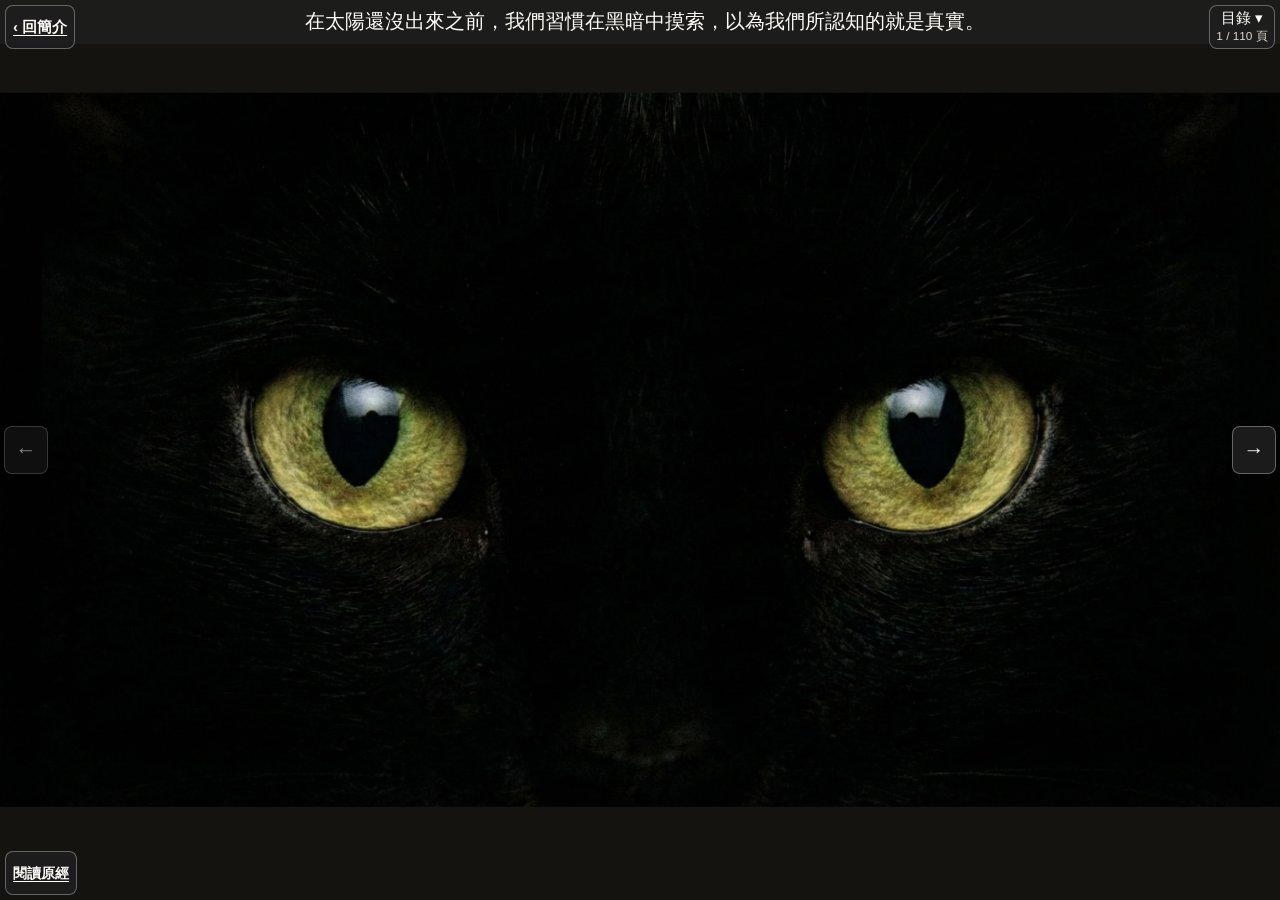
<file: eightfold-path/book/index.html>
<!doctype html>
<html lang="zh-Hant-TW"><head><meta charset="utf-8"><meta name="viewport" content="width=device-width,initial-scale=1,viewport-fit=cover"><meta name="robots" content="noindex"><title>八正道與十善業道｜SutraZen 翻頁繪本</title>
<link rel="stylesheet" href="book.css"><script src="book-data.js" defer></script><script src="book.js" defer></script></head>
<body>
<header class="top">
  <a href="../"><span class="portrait-label">‹ 八正道與十善業道導讀</span><span class="landscape-only">‹ 回簡介</span></a>
  <span>SutraZen · 佛法繪本</span>
</header>
<main class="reader">
  <h1 class="sr-only">八正道與十善業道翻頁繪本</h1>
  <article class="page" aria-labelledby="page-title">
    <div class="scene">
      <h2 id="page-title" class="sr-only">啟程｜黑暗中的雙眼</h2>
      <div class="story band" id="caption" aria-live="polite" aria-atomic="true"><div id="narration"></div></div>
      <div id="caption-sizer" class="story band" aria-hidden="true"></div>
      <div id="image-stage"><div id="art-frame">
        <img id="art" src="../../docs/eightfold-path/assets/01-darkness.webp" alt="黑暗裡，小貓睜開眼睛。" draggable="false" fetchpriority="high">
        <div id="panel-mask" aria-hidden="true" hidden><span data-panel="tl"></span><span data-panel="tr"></span><span data-panel="bl"></span><span data-panel="br"></span></div>
        <div id="art-overlays"></div>
      </div></div>
      <div id="summary" hidden></div>
      <div class="scripture band">
        <div class="verse-body" tabindex="0" role="region" aria-label="本頁經文，可捲動閱讀"><blockquote id="verse"></blockquote></div>
        <a id="source-link" href="../#sources">查看經典出處</a>
      </div>
    </div>
  </article>
  <button id="open-verse" class="landscape-only" type="button" aria-haspopup="dialog">本頁經文</button>
  <nav class="controls" aria-label="繪本翻頁" hidden>
    <button id="previous" type="button" aria-label="上一頁" disabled>←<span class="portrait-label"> 上一頁</span></button>
    <div class="position">
      <label class="sr-only" for="page-select">選擇分鏡</label>
      <select id="page-select"></select>
      <span class="landscape-only contents-label" aria-hidden="true">目錄 ▾</span>
      <span id="position-text" aria-live="polite"></span>
    </div>
    <button id="next" type="button" aria-label="下一頁"><span class="portrait-label">下一頁 </span>→</button>
  </nav>
  <div class="reading-links"><a href="../#sources">閱讀原經</a></div>
  <p class="hint" id="hint" hidden>在畫面上左右滑動，也可以使用方向鍵翻頁。</p>
  <noscript><p class="hint">啟用 JavaScript 即可翻頁，也可<a href="../#video">觀看原版影片</a>。</p></noscript>
</main>
<dialog id="verse-dialog" aria-labelledby="verse-title">
  <div class="verse-sheet">
    <header>
      <h2 id="verse-title">本頁經文</h2>
      <form method="dialog"><button type="submit" autofocus>關閉</button></form>
    </header>
    <div class="verse-scroll">
      <blockquote id="dialog-verse"></blockquote>
      <a id="dialog-source">查看經典出處</a>
    </div>
  </div>
</dialog>
</body>
</html>
</file>
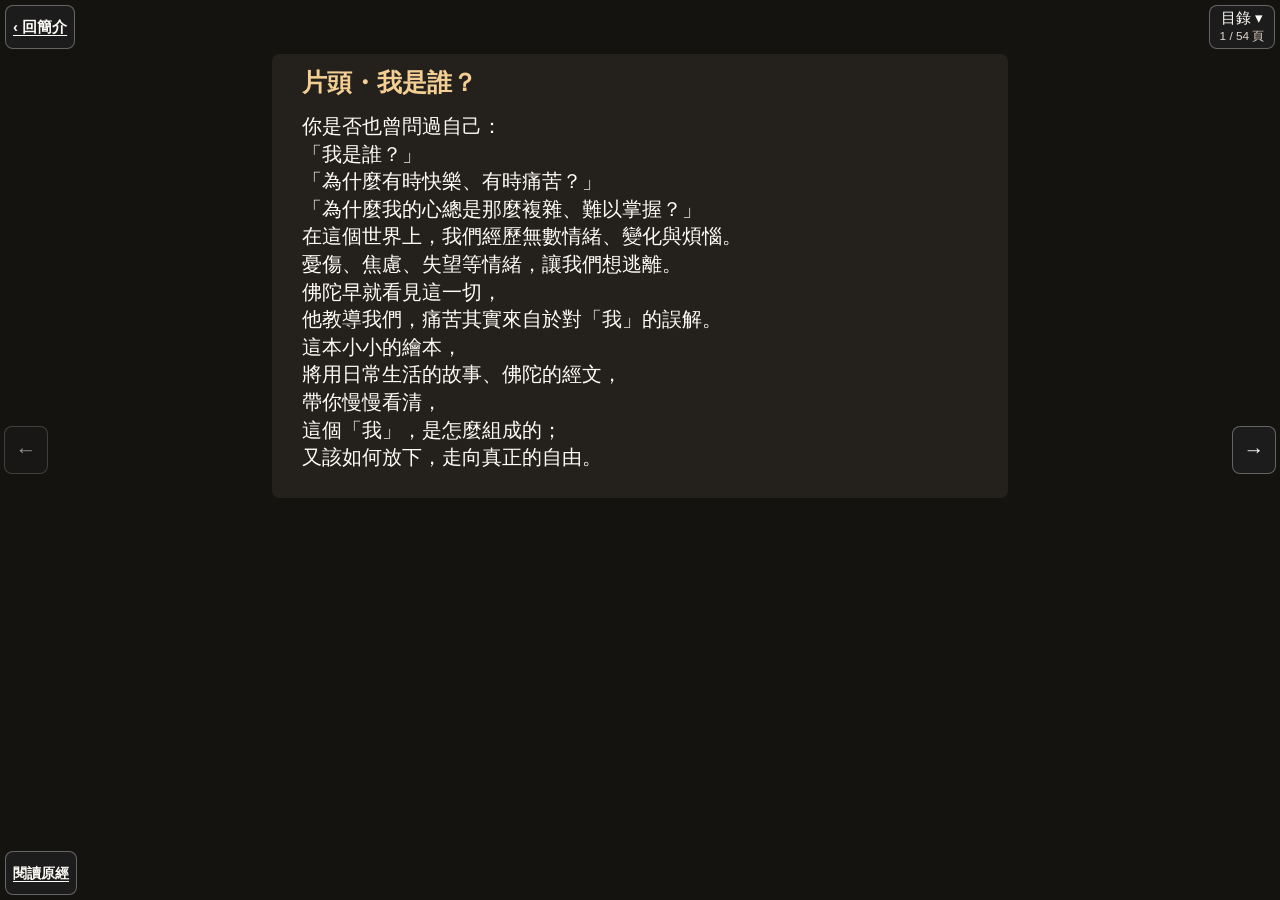
<file: five-aggregates/book/index.html>
<!doctype html>
<html lang="zh-Hant-TW">
<head>
<meta charset="utf-8">
<meta name="viewport" content="width=device-width, initial-scale=1">
<title>五陰篇｜SutraZen 翻頁繪本</title>



<style>:root {
  color-scheme: dark;
  --ink: #fffdf8;
  --muted: #dfd6ca;
  --accent: #f4cf94;
  --line: #5c534a;
  --surface: #24201c;
  background: #151310;
  font-family: "Noto Sans TC", "PingFang TC", "Microsoft JhengHei", sans-serif;
}
* { box-sizing: border-box; }
body { margin: 0; color: var(--ink); }
[hidden] { display: none !important; }
a { color: var(--accent); text-underline-offset: .22em; }
button, select { font: inherit; }
:focus-visible { outline: 3px solid var(--accent); outline-offset: 2px; }
.top, .reader { width: min(100%, 1050px); margin: auto; }
.top { display: flex; align-items: center; justify-content: space-between; gap: 10px; min-height: 48px; padding: 0 12px; font-size: .94rem; color: var(--muted); }
.top a { display: inline-flex; align-items: center; min-height: 44px; }
.reader { padding-inline: 10px; }
.page { touch-action: pan-y pinch-zoom; }
.scene { position: relative; isolation: isolate; background: #242424; border-radius: 7px; }
#art-frame { position: relative; container-type: inline-size; }
#art-label {
  position: absolute;
  top: var(--label-top);
  left: var(--label-left);
  transform: translate(-50%, -50%);
  color: #16130f;
  font-size: 8cqw;
  font-weight: 750;
  line-height: 1;
  white-space: nowrap;
}
[data-scene="rain"], [data-scene="burden"] { --label-top: 56%; --label-left: 26%; }
[data-scene="chase"], [data-scene="chains"] { --label-top: 25%; --label-left: 52%; }
[data-scene="peace"] { --label-top: 49%; --label-left: 28%; }
[data-scene="path"] { --label-top: 24%; --label-left: 56%; }
#art-frame[data-scene="related"] #art { aspect-ratio: auto; }
.verse-highlight { color: #ff9b9b; font-weight: 650; }
#art { display: block; width: 100%; height: auto; aspect-ratio: 16 / 9; object-fit: contain; background: #161616; border-radius: 7px 7px 0 0; }
.band { position: relative; z-index: 1; background: rgb(30 30 30 / 84%); color: var(--ink); padding: 12px clamp(14px, 3vw, 30px); }
.story { font-size: clamp(1.25rem, 2.5vw, 1.55rem); line-height: 1.55; text-wrap: pretty; }
.story p { margin: 0; }
.story p + p { margin-top: .24em; }
.scripture { margin-top: -17px; border-top: 1px solid #ffffff40; }
.verse-body { flex: 1; min-width: 0; }
#verse { margin: 0; font-size: clamp(1.125rem, 2.1vw, 1.27rem); line-height: 1.7; white-space: pre-line; overflow-wrap: anywhere; }
#source-link { display: inline-flex; align-items: center; min-height: 44px; font-size: 1rem; }
.document-scene .scripture { margin-top: 0; }
.controls { position: sticky; z-index: 2; bottom: 0; display: grid; grid-template-columns: minmax(0, 1fr) minmax(0, 1.4fr) minmax(0, 1fr); gap: 8px; align-items: center; margin: 0; padding: 9px 8px max(9px, env(safe-area-inset-bottom)); background: #181613; border-top: 1px solid var(--line); }
.controls button, select { border: 1px solid var(--line); border-radius: 7px; background: var(--surface); color: var(--ink); min-height: 49px; padding: 5px; }
.controls button { cursor: pointer; min-width: 0; font-size: 1rem; }
.controls button:disabled { opacity: .55; cursor: default; }
.controls #next:not(:disabled) { color: #261a10; background: var(--accent); border-color: var(--accent); }
.position { min-width: 0; display: grid; gap: 2px; }
.position select { width: 100%; min-width: 0; text-overflow: ellipsis; }
#position-text { text-align: center; font-size: .87rem; color: var(--muted); }
.reading-links { display: flex; justify-content: center; padding: 5px 12px 0; }
.reading-links a { display: inline-flex; align-items: center; justify-content: center; min-height: 44px; padding-inline: 14px; font-weight: 650; }
.hint { color: var(--muted); text-align: center; font-size: .88rem; margin: 0; padding: 6px 10px 10px; }
.sr-only { position: absolute; width: 1px; height: 1px; padding: 0; overflow: hidden; clip-path: inset(50%); white-space: nowrap; }
@media (min-width: 690px) {
  .story { position: absolute; inset: 0 0 auto; border-radius: 7px 7px 0 0; text-align: center; }
  .document-scene .story, .labeled-scene .story { position: relative; }
}
@media (max-width: 689px) {
  .reader { padding-inline: 0; }
  .scene, #art { border-radius: 0; }
  .story { margin-bottom: -13px; padding-bottom: 17px; }
  .document-scene .story { margin-bottom: 0; }
}

@media (orientation: portrait) {
  .reader { padding-bottom: calc(7rem + env(safe-area-inset-bottom, 0px)); }
  .controls {
    position: fixed;
    inset: auto 0 0;
    width: min(100%, 1050px);
    margin-inline: auto;
  }
}

.text-scene .scene {
  max-width: 48rem;
  margin: clamp(18px, 5vh, 48px) auto 12px;
  padding: clamp(18px, 4vw, 36px);
  border-radius: 7px;
}
.text-scene #page-title {
  position: static;
  width: auto;
  height: auto;
  margin: 0 0 14px;
  overflow: visible;
  clip-path: none;
  white-space: normal;
  font-size: clamp(1.2rem, 3vw, 1.55rem);
  color: var(--accent);
}
.text-scene .scripture { margin: 0; padding: 0; border: 0; background: transparent; }

.landscape-only { display: none; }

#verse-dialog {
  padding: 0;
  width: min(92vw, 670px);
  max-width: none;
  max-height: none;
  color: var(--ink);
  background: var(--surface);
  border: 1px solid var(--line);
  border-radius: 12px;
}
#verse-dialog::backdrop { background: rgb(0 0 0 / 73%); }
.verse-sheet { display: flex; flex-direction: column; max-height: 88dvh; }
.verse-sheet header { display: flex; justify-content: space-between; align-items: center; gap: 12px; padding: 6px 14px; border-bottom: 1px solid var(--line); }
.verse-sheet h2 { margin: 0; font-size: 1.15rem; }
.verse-sheet button { min-height: 44px; padding-inline: 14px; color: #261a10; background: var(--accent); border: 0; border-radius: 7px; }
.verse-scroll { overflow-y: auto; overscroll-behavior: contain; padding: 12px 16px 18px; }
#dialog-verse { margin: 0; font-size: 1.125rem; line-height: 1.7; white-space: pre-line; }
#dialog-source { display: inline-flex; align-items: center; min-height: 44px; }

@media (orientation: landscape) {
  .landscape-only { display: inline-flex; align-items: center; }
  .portrait-label { display: none; }
  body { position: relative; background: #151310; }
  .reader {
    --stage-width: min(100%, calc(100dvh * 16 / 9));
    --source-gutter: max(0px, calc((100vw - 100dvh * 16 / 9) / 2));
    --rail-offset: max(4px, calc((100% - var(--stage-width)) / 4 - 22px));
    width: 100%;
    height: 100dvh;
    padding-inline: env(safe-area-inset-left) env(safe-area-inset-right);
  }
  .top { position: absolute; z-index: 3; inset: 5px auto auto max(5px, env(safe-area-inset-left)); width: auto; min-height: 0; padding: 0; }
  .top > span { display: none; }
  .top a { padding-inline: 7px; white-space: nowrap; font-weight: 650; }
  .top a, .controls button, .position, #open-verse, .reading-links a {
    border: 1px solid #ffffff52;
    border-radius: 8px;
    color: var(--ink);
    background: rgb(30 30 30 / 90%);
  }
  .page { height: 100%; }
  .scene { height: 100%; width: var(--stage-width); margin-inline: auto; border-radius: 0; background: #151310; }
  #art-frame { height: 100%; }
  #art { width: 100%; height: 100%; aspect-ratio: auto; object-fit: contain; border-radius: 0; }
  .scene .story {
    --gutter: max(0px, calc((100vw - 100dvh * 16 / 9) / 2));
    position: absolute;
    inset: 0 0 auto;
    margin: 0;
    padding: 8px max(12px, calc(85px - var(--gutter))) 8px max(12px, calc(95px - var(--gutter)));
    font-size: clamp(1rem, 3.5dvh, 1.25rem);
    line-height: 1.38;
    text-align: center;
    border-radius: 0;
  }
  .scene .scripture {
    position: absolute;
    inset: auto 0 0;
    display: flex;
    align-items: center;
    min-height: calc(52px + env(safe-area-inset-bottom));
    padding: 4px max(8px, calc(84px + env(safe-area-inset-right) - var(--source-gutter)))
      max(4px, env(safe-area-inset-bottom)) max(8px, calc(84px + env(safe-area-inset-left) - var(--source-gutter)));
    margin: 0;
  }
  #verse {
    flex: 1;
    min-width: 0;
    display: -webkit-box;
    -webkit-line-clamp: 2;
    -webkit-box-orient: vertical;
    overflow: hidden;
    font-size: clamp(.94rem, 3.3dvh, 1.125rem);
    line-height: 1.4;
  }
  .text-scene .scene {
    width: min(100% - 108px, 46rem);
    height: auto;
    max-height: calc(100dvh - 112px);
    margin: 0 auto;
    position: relative;
    top: 54px;
    padding: 12px clamp(12px, 4vw, 30px);
    overflow-y: auto;
    background: var(--surface);
  }
  .text-scene .scripture { position: static; display: block; min-height: 0; padding: 0; }
  .text-scene #verse { display: block; overflow: visible; }
  #open-verse {
    position: absolute;
    z-index: 3;
    right: max(5px, env(safe-area-inset-right));
    bottom: max(5px, env(safe-area-inset-bottom));
    min-height: 44px;
    padding-inline: 7px;
    font-size: .88rem;
    white-space: nowrap;
  }
  #source-link, .hint { display: none; }
  .reading-links { position: absolute; z-index: 3; left: max(5px, env(safe-area-inset-left)); bottom: max(5px, env(safe-area-inset-bottom)); padding: 0; }
  .reading-links a { padding-inline: 7px; font-size: .88rem; white-space: nowrap; }
  .controls {
    position: absolute;
    inset: 0 env(safe-area-inset-right) 0 env(safe-area-inset-left);
    display: block;
    border: 0;
    background: none;
    padding: 0;
    pointer-events: none;
  }
  .controls button {
    position: absolute;
    top: 50%;
    transform: translateY(-50%);
    width: 44px;
    min-height: 48px;
    padding: 0;
    pointer-events: auto;
    font-size: 1.3rem;
  }
  #previous { left: var(--rail-offset); }
  #next { right: var(--rail-offset); }
  .controls #next:not(:disabled) { color: var(--ink); background: rgb(30 30 30 / 90%); border-color: #ffffff52; }
  .position {
    position: absolute;
    top: 5px;
    right: 5px;
    min-width: 66px;
    min-height: 44px;
    padding: 3px 5px;
    place-items: center;
    gap: 0;
    pointer-events: auto;
  }
  .position:focus-within { outline: 3px solid var(--accent); }
  .position select { position: absolute; inset: 0; height: 100%; opacity: 0; cursor: pointer; }
  .contents-label { font-size: .92rem; }
  #position-text { font-size: .74rem; }
}

.text-scene .story {
  position: static;
  margin: 0 0 14px;
  padding: 0;
  background: transparent;
  text-align: start;
}

.heart-scene { touch-action: auto; }
.heart-scene .story { display: grid; }
.heart-scene .story > div { grid-area: 1 / 1; }
.heart-scene .caption-sizer { visibility: hidden; }
.heart-scene .verse-body {
  overflow-x: auto;
  direction: rtl;
  white-space: nowrap;
}
.heart-scene #page-title {
  display: inline-block;
  vertical-align: top;
  writing-mode: vertical-rl;
  direction: ltr;
  margin: 0 0 0 .85em;
  padding-block-start: .2em;
  padding-inline-start: .15em;
  color: #ffc36b;
}
.heart-scene #verse {
  display: inline-block;
  vertical-align: top;
  writing-mode: vertical-rl;
  direction: ltr;
  inline-size: clamp(17rem, 42vh, 24rem);
  block-size: max-content;
  padding: .15em .25em;
  line-height: 1.85;
  color: #ffc36b;
}
#art { aspect-ratio: 3 / 2; }
.story p, #art-summary p { white-space: pre-line; }
#art-summary {
  color: #fffdf8;
  padding: 1rem;
  background: #24201c;
  line-height: 1.55;
  font-size: clamp(1rem, 2.25vw, 1.25rem);
}
#art-summary p { margin: 0; }
#art-summary p + p { margin-top: .8em; }
.heart-scene .scene { background: #090807; }

@media (orientation: portrait) and (min-width: 680px) {
  .summary-scene #art-summary {
    position: absolute;
    inset: 0;
    padding: 5.5% 4% 4%;
    overflow: auto;
    background: rgb(20 16 10 / 70%);
  }
  .summary-scene #art-summary p + p { margin-top: 3%; }
}

@media (orientation: landscape) {
  .reader {
    --stage-width: min(calc(100% - 100px), calc(100dvh * 3 / 2));
    --source-gutter: max(0px, calc((100vw - var(--stage-width)) / 2));
  }
  #art { aspect-ratio: auto; }
  .scene .story { --gutter: var(--source-gutter); }
  .text-scene .scene .story { position: static; padding: 0; text-align: start; }
  .summary-scene #art-summary {
    position: absolute;
    inset: 0;
    padding: 4dvh 4%;
    overflow: auto;
    overscroll-behavior: contain;
    background: rgb(20 16 10 / 72%);
    font-size: clamp(1rem, 3.8dvh, 1.25rem);
  }
  .heart-scene #verse { inline-size: clamp(10rem, calc(100dvh - 185px), 22rem); }
}
</style></head>
<body>
<header class="top">
  <a href="../"><span class="portrait-label">‹ 五陰篇導讀</span><span class="landscape-only">‹ 回簡介</span></a>
  <span>SutraZen · 佛法繪本</span>
</header>
<main class="reader">
  <h1 class="sr-only">五陰篇翻頁繪本</h1>
  <article class="page" aria-labelledby="page-title">
    <div class="scene">
      <h2 id="page-title" class="sr-only">片頭・我是誰？</h2>
      <div class="story band" id="caption" aria-live="polite" aria-atomic="true">

      </div>
      <div id="art-frame">
        <img id="art" alt="" width="1536" height="1024" draggable="false">
        <div id="art-summary" tabindex="0" role="region" aria-label="星空總結" hidden></div>
      </div>
      <div class="scripture band">
        <div class="verse-body"><blockquote id="verse"></blockquote></div>
        <a id="source-link" href="../#sa46">查看經典出處</a>
      </div>
    </div>
  </article>
  <button id="open-verse" class="landscape-only" type="button" aria-haspopup="dialog">展開經文</button>
  <nav class="controls" aria-label="繪本翻頁" hidden>
    <button id="previous" type="button" aria-label="上一頁" disabled>←<span class="portrait-label"> 上一頁</span></button>
    <div class="position">
      <label class="sr-only" for="page-select">選擇分鏡</label>
      <select id="page-select"></select>
      <span class="landscape-only contents-label" aria-hidden="true">目錄 ▾</span>
      <span id="position-text" aria-live="polite"></span>
    </div>
    <button id="next" type="button" aria-label="下一頁"><span class="portrait-label">下一頁 </span>→</button>
  </nav>
  <div class="reading-links"><a href="../#sources">閱讀原經</a></div>
  <p class="hint" id="hint" hidden>在畫面上左右滑動，也可以使用方向鍵翻頁。</p>
  <noscript><p class="hint">啟用 JavaScript 即可翻頁，也可<a href="../#video">觀看原版影片</a>。</p></noscript>
</main>
<dialog id="verse-dialog" aria-labelledby="verse-title">
  <div class="verse-sheet">
    <header>
      <h2 id="verse-title">本頁經文</h2>
      <form method="dialog"><button type="submit" autofocus>關閉</button></form>
    </header>
    <div class="verse-scroll">
      <blockquote id="dialog-verse"></blockquote>
      <a id="dialog-source">查看經典出處</a>
    </div>
  </div>
</dialog>
<script>const previewImages={"a04.webp":"images/a04.webp","a09.webp":"images/a09.webp","a10.webp":"images/a10.webp","a02.webp":"images/a02.webp","a03.webp":"images/a03.webp","a01.webp":"images/a01.webp","a06.webp":"images/a06.webp","a08.webp":"images/a08.webp","a13.webp":"images/a13.webp","a12.webp":"images/a12.webp","a11.webp":"images/a11.webp","a07.webp":"images/a07.webp","a05.webp":"images/a05.webp"};
const scenes = [
  {
    "title": "片頭・我是誰？",
    "pages": [
      {
        "caption": "你是否也曾問過自己：\n「我是誰？」\n「為什麼有時快樂、有時痛苦？」\n「為什麼我的心總是那麼複雜、難以掌握？」\n在這個世界上，我們經歷無數情緒、變化與煩惱。\n憂傷、焦慮、失望等情緒，讓我們想逃離。\n佛陀早就看見這一切，\n他教導我們，痛苦其實來自於對「我」的誤解。\n這本小小的繪本，\n將用日常生活的故事、佛陀的經文，\n帶你慢慢看清，\n這個「我」，是怎麼組成的；\n又該如何放下，走向真正的自由。",
        "verse": "",
        "source": ""
      }
    ]
  },
  {
    "title": "樹下說法・五受陰",
    "pages": [
      {
        "caption": "佛陀對比丘們說：「有五種受陰，哪五種呢？",
        "verse": "爾時，世尊告諸比丘：有五受陰。云何為五？",
        "source": "../#sa46"
      },
      {
        "caption": "色受陰、受受陰、想受陰、行受陰和識受陰。",
        "verse": "色受陰，受、想、行、識受陰。",
        "source": "../#sa46"
      }
    ],
    "image": "a10.webp",
    "alt": "穿袈裟的小貓在月夜樹下說法"
  },
  {
    "title": "宿命神通・三格小貓",
    "pages": [
      {
        "caption": "如果擁有宿命神通的修行人，了解自己過去的種種生命，",
        "verse": "若沙門、婆羅門以宿命智自識種種宿命，",
        "source": "../#sa46"
      },
      {
        "caption": "那麼他們所知道的過去、現在和未來的生命經歷，\n都是在這五受陰中經歷的。",
        "verse": "已識、當識、今識，皆於此五受陰已識、當識、今識。",
        "source": "../#sa46"
      },
      {
        "caption": "過去的色、受、想、行、識、就是這樣的。",
        "verse": "我過去所經如是色、如是受、如是想、如是行、如是識。",
        "source": "../#sa46"
      }
    ],
    "image": "a07.webp",
    "alt": "三格小貓分別合掌、穿日常衣服和太空裝"
  },
  {
    "title": "色・小貓與四大",
    "pages": [
      {
        "caption": "什麼是「色」？",
        "verse": "云何色如實知？",
        "source": "../#sa46"
      },
      {
        "caption": "就是由地、水、火、風，四大與四大所組成的，",
        "verse": "諸所有色，一切四大及四大造色，是名色，如是色如實知。",
        "source": "../#sa46"
      },
      {
        "caption": "可看到，可聽到，可聞到，可嚐到，可觸到的一切。",
        "verse": "諸所有色，一切四大及四大造色，是名色，如是色如實知。",
        "source": "../#sa46"
      }
    ],
    "image": "a11.webp",
    "alt": "小貓坐在地球上，周圍有石頭、水波、火焰與風雲"
  },
  {
    "title": "色受陰・雨中撐傘",
    "pages": [
      {
        "caption": "凡是能被阻礙、能被分割的，稱為「色受陰」。",
        "verse": "若可閡、可分，是名色受陰。",
        "source": "../#sa46"
      },
      {
        "caption": "例如被手、石頭、棍棒、刀子、冷熱、飢渴、\n蚊蟲叮咬、風雨等所觸，這些都是色受陰的特性。",
        "verse": "指所閡，若手、若石、若杖、若刀、若冷、若暖、若渴、若飢、\n若蚊虻諸毒蟲、風雨觸，是名觸閡，是故，閡是色受陰；",
        "source": "../#sa46"
      },
      {
        "caption": "因此，「色受陰」是無常、痛苦、會變化的。",
        "verse": "復以此色受陰是無常、苦、變易法。",
        "source": "../#sa46"
      }
    ],
    "image": "a05.webp",
    "alt": "小貓撐傘走過暴雨"
  },
  {
    "title": "色受陰・冰淇淋掉落",
    "pages": [
      {
        "caption": "我們的身體，會被蚊子咬、被雨淋濕，會冷、會熱，也會生病。",
        "verse": "",
        "source": ""
      },
      {
        "caption": "甚至連你喜歡的東西，也會被風吹走、摔壞、融化...",
        "verse": "",
        "source": ""
      },
      {
        "caption": "佛陀說：這些會改變、會壞掉的東西，就叫做「色受陰」。",
        "verse": "",
        "source": ""
      },
      {
        "caption": "這些東西從來不穩固，無常，也常常帶來苦。",
        "verse": "",
        "source": ""
      }
    ],
    "image": "a02.webp",
    "alt": "小貓的冰淇淋掉在地上"
  },
  {
    "title": "受受陰・草地上的貓群",
    "pages": [
      {
        "caption": "各種感覺是「受受陰」，感覺痛苦、快樂、\n既不苦也不樂，這些都是「受受陰」的表現。",
        "verse": "諸覺相是受受陰，何所覺？覺苦、覺樂、覺不苦不樂，是故，名覺相是受受陰；",
        "source": "../#sa46"
      },
      {
        "caption": "痛苦和快樂的感受都不會永久不變，\n因此，「受受陰」也是無常、痛苦、會變化的。",
        "verse": "復以此受受陰是無常、苦、變易法。",
        "source": "../#sa46"
      }
    ],
    "image": "a01.webp",
    "alt": "草地上的五隻貓"
  },
  {
    "title": "想受陰・同一片雲的兩種看法",
    "pages": [
      {
        "caption": "各種想法是「想受陰」，無論是少量、多量、無量的想法，\n或是認為一切皆無，這些都是「想受陰」的表現。",
        "verse": "諸想是想受陰，何所想？少想、多想、無量想，都無所有，作無所有想，是故，名想受陰；",
        "source": "../#sa46"
      },
      {
        "caption": "因此，「想受陰」也是無常、痛苦、會變化的。",
        "verse": "復以此想受陰是無常、苦、變易法。",
        "source": "../#sa46"
      },
      {
        "caption": "「想」就是取相。像是心裡在幫我們貼標籤。",
        "verse": "阿毘達磨俱舍論卷第四：想謂於境取差別相。\n阿毘達磨品類足論卷第一：想云何？謂取像性。此有三種，謂小想、大想、無量想。",
        "source": "../#treatises"
      },
      {
        "caption": "我們依照過去的經驗、記憶，把東西分類，就是取相。\n這是樹，那朵花是紅色的，聽到的聲音是媽媽在叫我。",
        "verse": "",
        "source": ""
      },
      {
        "caption": "小貓咪看到天空飄來一片雲。她說：「這像棉花糖！」\n但朋友說：「才不是，那是暴風雨要來了！」",
        "verse": "",
        "source": ""
      },
      {
        "caption": "原來，我們的心習慣給東西貼標籤，就是「想受陰」。\n感受到，就說「這是什麼」、「那是好」、「那是壞」。",
        "verse": "",
        "source": ""
      },
      {
        "caption": "想受陰是無常，想法會變，今天喜歡的，明天可能不喜歡。\n想受陰是苦，想太多會煩惱，想錯了會後悔。",
        "verse": "",
        "source": ""
      },
      {
        "caption": "「想受陰」會變異，想法常常不由自主。會被外界影響。\n例如雲不斷改變形狀，我們也會被其他人的想法影響。",
        "verse": "",
        "source": ""
      }
    ],
    "image": "a12.webp",
    "alt": "樹下兩隻小貓看見白雲與烏雲"
  },
  {
    "title": "行受陰・控制台",
    "pages": [
      {
        "caption": "各種造作是「行受陰」，對色、受、想、行、識的造作，\n都是「行受陰」的表現。",
        "verse": "為作相是行受陰，何所為作？於色為作；於受、想、行、識為作，是故，為作相是行受陰；",
        "source": "../#sa46"
      },
      {
        "caption": "因此，「行受陰」也是無常、痛苦、會變化的。",
        "verse": "復以此行受陰是無常、苦、變易法。",
        "source": "../#sa46"
      },
      {
        "caption": "我們的內心就像是一個控制台，生氣時按下「吵架」的按鈕。\n想逃避按下「躲起來」的開關、想掌控就轉動「計劃」的旋鈕。",
        "verse": "",
        "source": ""
      },
      {
        "caption": "行受陰，是心的造作，推動著我們去做、去說、去煩惱。",
        "verse": "",
        "source": ""
      },
      {
        "caption": "但原本勇敢的心，突然退縮；或堅定的決定，忽然動搖。\n所以「行受陰」，也是無常，痛苦，會變易的。",
        "verse": "",
        "source": ""
      }
    ],
    "image": "a04.webp",
    "alt": "小貓坐在有四面螢幕的控制台前"
  },
  {
    "title": "識受陰・廚房做蛋糕",
    "pages": [
      {
        "caption": "各種識別是「識受陰」，識別色、聲、香、味、觸、法，\n這些都是「識受陰」的表現。",
        "verse": "別知相是識受陰，何所識？識色，識聲、香、味、觸、法，是故，名識受陰；",
        "source": "../#sa46"
      },
      {
        "caption": "因此，「識受陰」也是無常、痛苦、會變化的。",
        "verse": "復以此識受陰，是無常、苦、變易法。",
        "source": "../#sa46"
      },
      {
        "caption": "小貓問：「我怎麼知道那是蛋糕？」\n媽媽說：「你眼睛看見，鼻子聞到，心就說：我知道！」",
        "verse": "",
        "source": ""
      },
      {
        "caption": "小貓問：「那我怎麼知道什麼是好？什麼是壞？」\n媽媽說：「那是你的『識』在判斷。」",
        "verse": "",
        "source": ""
      },
      {
        "caption": "有了「識受陰」在識別，「想受陰」才能取相貼標籤。\n我們根據這些感官資訊下判斷，再延伸出喜歡或討厭。",
        "verse": "",
        "source": ""
      },
      {
        "caption": "但我們對看到的色，聽到的聲，聞到的香，嚐到的味，摸到的觸，\n意識到的法，所知道的不一定準確，也可能一直在改變。",
        "verse": "",
        "source": ""
      },
      {
        "caption": "什麼都不懂的孩子轉變為知道很多的成人，\n有時帶來的是煩惱。",
        "verse": "",
        "source": ""
      }
    ],
    "image": "a13.webp",
    "alt": "小貓和媽媽在廚房做蛋糕"
  },
  {
    "title": "觀五受陰・拉紙箱",
    "pages": [
      {
        "caption": "我們對色受陰這樣學習：「我現在被色所束縛，\n過去也曾被色所束縛，就像現在一樣。」",
        "verse": "諸比丘！彼多聞聖弟子於此色受陰作如是學：『我今為現在彼色所食，\n過去世已曾為色所食，如今現在。』",
        "source": "../#sa46"
      },
      {
        "caption": "進一步思考：「如果我繼續貪愛未來的色，\n將來也會被色所束縛，就像現在一樣。」",
        "verse": "復作是念：「我今為現在色所食，我若復樂著未來色者，當復為彼色所食，如今現在。」",
        "source": "../#sa46"
      },
      {
        "caption": "了解這些後，不再執著過去的色，不再貪愛未來的色，\n對現在的色生起厭離、捨離欲望、滅除煩惱，走向解脫。",
        "verse": "作如是知已，不願過去色，不樂著未來色，於現在色生厭、離欲、滅患，向滅。",
        "source": "../#sa46"
      },
      {
        "caption": "對受、想、行、識受陰也這樣學習：我現在被識所束縛，\n過去也曾被識所束縛，就像現在一樣；",
        "verse": "多聞聖弟子於此受……想……行……識受陰作如是學：\n我今現在為現在識所食，於過去世已曾為識所食，如今現在；",
        "source": "../#sa46"
      },
      {
        "caption": "我現在被識所束縛，如果我繼續貪愛未來的識，\n將來也會被識所束縛，就像現在一樣。",
        "verse": "多聞聖弟子於此受……想……行……識受陰作如是學：『我今現在為現在識所食，\n於過去世已曾為識所食，如今現在；",
        "source": "../#sa46"
      }
    ],
    "image": "a09.webp",
    "alt": "小貓拉著三個紙箱"
  },
  {
    "title": "放下束縛・晴天散步",
    "pages": [
      {
        "caption": "了解這些後，不再執著過去的識，不再貪愛未來的識，\n對現在的識生起厭離、捨離欲望、滅除煩惱，走向解脫，\n使其滅而不增，退而不進，滅而不起，捨而不取。",
        "verse": "如是知已，不願過去識，不樂未來識，於現在識生厭、離欲、滅患，向滅，\n滅而不增，退而不進，滅而不起，捨而不取。",
        "source": "../#sa46"
      },
      {
        "caption": "什麼是滅而不增？色的滅而不增；受、想、行、識的滅而不增。\n什麼是退而不進？色的退而不進；受、想、行、識的退而不進。",
        "verse": "於何滅而不增？色滅而不增；受、想、行、識滅而不增。\n於何退而不進？色退而不進；受、想、行、識退而不進。",
        "source": "../#sa46"
      },
      {
        "caption": "什麼是滅而不起？色的滅而不起；受、想、行、識的滅而不起。\n什麼是捨而不取？色的捨而不取；受、想、行、識的捨而不取。",
        "verse": "於何滅而不起？色滅而不起；受、想、行、識滅而不起。\n於何捨而不取？色捨而不取；受、想、行、識捨而不取。",
        "source": "../#sa46"
      }
    ],
    "image": "a06.webp",
    "alt": "小貓在陽光下散步"
  },
  {
    "title": "證得涅槃・日照下盤坐",
    "pages": [
      {
        "caption": "滅而不再增長，安住在寂靜的解脫中；\n退去不再前進，安住在止息之中；",
        "verse": "滅而不增，寂滅而住；退而不進，寂退而住；",
        "source": "../#sa46"
      },
      {
        "caption": "滅盡不再生起，安住於究竟的滅盡中；\n捨棄不再執取，不再產生任何執著；",
        "verse": "滅而不起，寂滅而住；捨而不取，不生繫著；",
        "source": "../#sa46"
      },
      {
        "caption": "沒有任何執著時，便親身體證涅槃，內心明白：",
        "verse": "不繫著已，自覺涅槃：",
        "source": "../#sa46"
      },
      {
        "caption": "我的生死輪迴已經結束，清淨的修行已圓滿，\n該做的都已完成，我已經確知：不會再有來生了。",
        "verse": "我生已盡，梵行已立，所作已作，自知不受後有。",
        "source": "../#sa46"
      }
    ],
    "image": "a08.webp",
    "alt": "小貓在陽光下閉眼盤坐"
  },
  {
    "title": "星空總結・五受陰與放下",
    "pages": [
      {
        "caption": "",
        "verse": "",
        "source": ""
      }
    ],
    "image": "a03.webp",
    "alt": "有星星、月亮和行星的夜空",
    "summary": [
      "色受陰：是我們的身體，以及與我們互動的物質世界。\n受受陰：是我們對外在世界產生的感受。\n想受陰：是取相，類似我們給事物貼上標籤。\n行受陰：是推動我們說話、行動與情緒反應的內在動力。\n識受陰：是我們對世界的認知與判斷。",
      "佛陀不是要我們逃避五陰，\n而是帶我們看清楚，\n苦，不是因為世界不好，\n而是我們緊緊抓住那些本來就會變的東西。\n當我們學會放下，\n就會發現，真正的自由與安穩。"
    ]
  },
  {
    "title": "般若波羅蜜多心經",
    "pages": [
      {
        "caption": "《心經》裡所說的「五蘊」，就是本經提到的「五陰」。",
        "verse": "",
        "source": ""
      },
      {
        "caption": "如今讀完這部經文，再回頭讀《心經》，是否感受又多了一些呢？",
        "verse": "",
        "source": ""
      }
    ],
    "heart": "觀自在菩薩。行深般若波羅蜜多時。\n照見五蘊皆空。度一切苦厄。\n舍利子。色不異空。空不異色。色即是空。空即是色。受想行識。亦復如是。\n舍利子。是諸法空相。不生不滅。不垢不淨。不增不減。\n是故空中無色。無受想行識。無眼耳鼻舌身意。無色聲香味觸法。無眼界。乃至無意識界。無無明。亦無無明盡。乃至無老死。亦無老死盡。無苦集滅道。無智亦無得。以無所得故。\n菩提薩埵。依般若波羅蜜多故。心無罣礙。無罣礙故。無有恐怖。遠離顛倒夢想。究竟涅槃。\n三世諸佛。依般若波羅蜜多故。得阿耨多羅三藐三菩提。\n故知般若波羅蜜多。是大神咒。是大明咒。是無上咒。是無等等咒。能除一切苦。真實不虛。\n故說般若波羅蜜多咒。即說咒曰。揭諦揭諦。波羅揭諦。波羅僧揭諦。菩提薩婆訶。",
    "highlight": "照見五蘊皆空。度一切苦厄。\n舍利子。色不異空。空不異色。色即是空。空即是色。受想行識。亦復如是。"
  },
  {
    "title": "片尾・製作說明",
    "pages": [
      {
        "caption": "本繪本所呈現的內容，係根據《雜阿含經》第46經所製作。\n\n為了讓讀者更親近佛法，我們以圖文並茂的方式，用白話語言說明經意。\n\n然而，繪本的詮釋難免簡略，無法完全涵蓋原經的深義。\n\n我們誠摯地鼓勵讀者參閱原經文，細細品味佛陀的智慧與慈悲，\n\n也希望這本繪本能成為您走入經藏的溫柔起點。",
        "verse": "",
        "source": "../#sa46"
      }
    ]
  }
];
const pages = [];
const sceneStarts = scenes.map((scene, sceneIndex) => {
  const start = pages.length;
  scene.pages.forEach(({caption, verse, source}) => {
    pages.push({sceneIndex, lines: caption ? caption.split(/\n{2,}/) : [], verse, source});
  });
  return start;
});

const page = document.querySelector('.page');
const title = document.getElementById('page-title');
const scenePanel = title.parentElement;
const caption = document.getElementById('caption');
const art = document.getElementById('art');
const artFrame = document.getElementById('art-frame');
const artSummary = document.getElementById('art-summary');
const scripture = document.querySelector('.scripture');
const sourceLink = document.getElementById('source-link');
const verse = document.getElementById('verse');
const verseBody = verse.parentElement;
const previous = document.getElementById('previous');
const next = document.getElementById('next');
const select = document.getElementById('page-select');
const positionText = document.getElementById('position-text');
const openVerse = document.getElementById('open-verse');
const verseDialog = document.getElementById('verse-dialog');
const dialogVerse = document.getElementById('dialog-verse');
const dialogSource = document.getElementById('dialog-source');
const landscape = matchMedia('(orientation: landscape)');

const warmed = new Set();
let current = 0;

function makeCaptionLine(line) {
  const paragraph = document.createElement('p');
  paragraph.textContent = line;
  return paragraph;
}

function showPage(index) {
  const entry = pages[index];
  if (!entry) return;
  const scene = scenes[entry.sceneIndex];
  current = index;
  if (history.state?.bookPage !== index) {
    try { history.replaceState({ ...history.state, bookPage: index }, ''); } catch {}
  }
  title.textContent = scene.title;
  caption.hidden = entry.lines.length === 0;
  const isHeart = Boolean(scene.highlight);
  if (isHeart) {
    const variants = pages.filter(candidate => candidate.sceneIndex === entry.sceneIndex);
    caption.replaceChildren(...variants.map(variant => {
      const copy = document.createElement('div');
      copy.append(...variant.lines.map(makeCaptionLine));
      if (variant !== entry) {
        copy.className = 'caption-sizer';
        copy.setAttribute('aria-hidden', 'true');
      }
      return copy;
    }));
  } else {
    caption.replaceChildren(...entry.lines.map(makeCaptionLine));
  }
  artFrame.hidden = !scene.image;
  artFrame.dataset.scene = scene.image?.split('.')[0] ?? '';
  artSummary.hidden = !scene.summary;
  artSummary.replaceChildren(...(scene.summary ?? []).map(makeCaptionLine));
  artSummary.scrollTop = 0;
  if (scene.image) {
    const image = previewImages[scene.image];
    art.alt = scene.alt;
    if (art.getAttribute('src') !== image) art.src = image;
  }
  page.classList.toggle('text-scene', !scene.image);
  page.classList.toggle('heart-scene', isHeart);
  if (isHeart) {
    if (title.parentElement !== verseBody) verseBody.prepend(title);
    verseBody.setAttribute('tabindex', '0');
    verseBody.setAttribute('role', 'region');
    verseBody.setAttribute('aria-label', '心經直書，從右往左讀，可橫向捲動');
  } else {
    if (title.parentElement !== scenePanel) scenePanel.prepend(title);
    verseBody.removeAttribute('tabindex');
    verseBody.removeAttribute('role');
    verseBody.removeAttribute('aria-label');
  }
  page.classList.toggle('summary-scene', Boolean(scene.summary));
  page.classList.toggle('document-scene', Boolean(scene.summary));
  const verseText = scene.heart ?? entry.verse;
  if (verse.textContent !== verseText) {
    verse.textContent = verseText;
    if (scene.highlight) {
      const offset = verseText.indexOf(scene.highlight);
      const emphasis = document.createElement('strong');
      emphasis.className = 'verse-highlight';
      emphasis.textContent = scene.highlight;
      verse.replaceChildren(verseText.slice(0, offset), emphasis, verseText.slice(offset + scene.highlight.length));
    }
  }
  sourceLink.hidden = !entry.source || !entry.verse;
  if (entry.source) sourceLink.href = entry.source;
  scripture.hidden = !verseText;
  openVerse.hidden = !scene.image || !entry.verse;
  previous.disabled = index === 0;
  next.disabled = index === pages.length - 1;
  select.value = String(entry.sceneIndex);
  positionText.textContent = (index + 1) + ' / ' + pages.length + ' 頁';
  if (window.scrollY) window.scrollTo(0, 0);

  const upcoming = scenes[entry.sceneIndex + 1]?.image;
  if (upcoming && !warmed.has(upcoming)) {
    warmed.add(upcoming);
    new Image().src = previewImages[upcoming];
  }
}

scenes.forEach((scene, index) => {
  select.add(new Option((index + 1) + ' 幕 · ' + scene.title, index));
});
document.querySelector('.controls').hidden = false;
document.getElementById('hint').hidden = false;
showPage(pages[history.state?.bookPage] ? history.state.bookPage : 0);

previous.addEventListener('click', () => showPage(current - 1));
next.addEventListener('click', () => showPage(current + 1));
select.addEventListener('change', () => showPage(sceneStarts[Number(select.value)]));
openVerse.addEventListener('click', () => {
  dialogVerse.textContent = verse.textContent;
  dialogSource.hidden = sourceLink.hidden;
  if (!sourceLink.hidden) dialogSource.href = sourceLink.href;
  verseDialog.showModal();
  verseDialog.querySelector('.verse-scroll').scrollTop = 0;
});
landscape.addEventListener('change', event => {
  if (!event.matches && verseDialog.open) verseDialog.close();
});

document.addEventListener('keydown', event => {
  if (verseDialog.open || verseBody.contains(event.target) || artSummary.contains(event.target) || event.altKey || event.ctrlKey || event.metaKey || event.shiftKey || event.target === select) return;
  if (event.key !== 'ArrowRight' && event.key !== 'ArrowLeft') return;
  event.preventDefault();
  showPage(current + (event.key === 'ArrowRight' ? 1 : -1));
});

let touchStart;
page.addEventListener('touchstart', event => {
  if (event.touches.length !== 1 || event.target.closest('a, summary, #art-summary, .heart-scene .verse-body')) {
    touchStart = undefined;
    return;
  }
  const { clientX, clientY } = event.touches[0];
  touchStart = { x: clientX, y: clientY };
}, { passive: true });
page.addEventListener('touchcancel', () => { touchStart = undefined; });
page.addEventListener('touchend', event => {
  if (!touchStart) return;
  const { clientX, clientY } = event.changedTouches[0];
  const dx = clientX - touchStart.x;
  const dy = clientY - touchStart.y;
  touchStart = undefined;
  if (Math.abs(dx) > 55 && Math.abs(dx) > Math.abs(dy) * 1.5) {
    showPage(current + (dx < 0 ? 1 : -1));
  }
}, { passive: true });
</script></body>
</html>
</file>
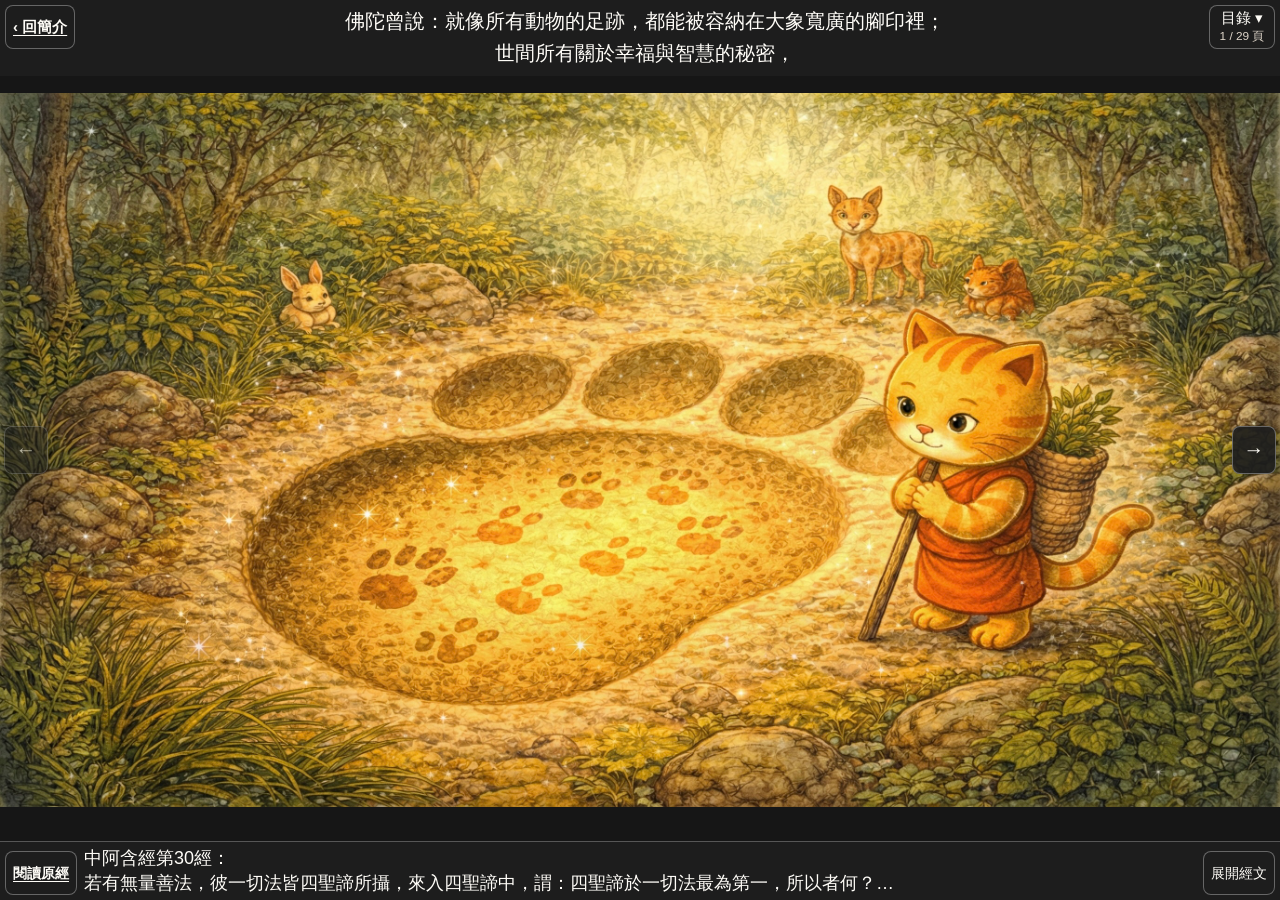
<file: four-truths/book/index.html>
<!doctype html>
<html lang="zh-Hant-TW">
<head>
<meta charset="utf-8">
<meta name="viewport" content="width=device-width, initial-scale=1">
<meta name="robots" content="noindex">
<title>四聖諦｜SutraZen 翻頁繪本</title>
<link rel="stylesheet" href="book.css?v=7">
<script src="scenes.js?v=6" defer></script>
<script src="book.js?v=7" defer></script>
</head>
<body>
<header class="top">
  <a href="../"><span class="portrait-label">‹ 四聖諦導讀</span><span class="landscape-only">‹ 回簡介</span></a>
  <span>SutraZen · 佛法繪本</span>
</header>
<main class="reader">
  <h1 class="sr-only">四聖諦翻頁繪本</h1>
  <article class="page" aria-labelledby="page-title">
    <div class="scene">
      <h2 id="page-title" class="sr-only">森林與象足印</h2>
      <div class="story band" id="caption" aria-live="polite" aria-atomic="true">
        <p>佛陀曾說：就像所有動物的足跡，都能被容納在大象寬廣的腳印裡；</p>
      </div>
      <div id="art-frame">
        <img id="art" src="images/footprints.jpg" alt="小貓站在森林裡的大足印旁。" draggable="false" fetchpriority="high">
        <span id="art-label" hidden></span>
      </div>
      <div class="scripture band">
        <div class="verse-body"><blockquote id="verse"></blockquote></div>
        <a id="source-link" href="../#ma30">查看經典出處</a>
      </div>
    </div>
  </article>
  <button id="open-verse" class="landscape-only" type="button" aria-haspopup="dialog">展開經文</button>
  <nav class="controls" aria-label="繪本翻頁" hidden>
    <button id="previous" type="button" aria-label="上一頁" disabled>←<span class="portrait-label"> 上一頁</span></button>
    <div class="position">
      <label class="sr-only" for="page-select">選擇分鏡</label>
      <select id="page-select"></select>
      <span class="landscape-only contents-label" aria-hidden="true">目錄 ▾</span>
      <span id="position-text" aria-live="polite"></span>
    </div>
    <button id="next" type="button" aria-label="下一頁"><span class="portrait-label">下一頁 </span>→</button>
  </nav>
  <div class="reading-links"><a href="../#sources">閱讀原經</a></div>
  <p class="hint" id="hint" hidden>在畫面上左右滑動，也可以使用方向鍵翻頁。</p>
  <noscript><p class="hint">啟用 JavaScript 即可翻頁，也可<a href="../#video">觀看原版影片</a>。</p></noscript>
</main>
<dialog id="verse-dialog" aria-labelledby="verse-title">
  <div class="verse-sheet">
    <header>
      <h2 id="verse-title">本頁經文</h2>
      <form method="dialog"><button type="submit" autofocus>關閉</button></form>
    </header>
    <div class="verse-scroll">
      <blockquote id="dialog-verse"></blockquote>
      <a id="dialog-source">查看經典出處</a>
    </div>
  </div>
</dialog>
</body>
</html>
</file>
<file: eightfold-path/guide.css>
* { box-sizing:border-box; }
body { margin:0; }
a { color:#234f41; text-underline-offset:.22em; }
a:focus-visible, summary:focus-visible { outline:3px solid #895927; outline-offset:4px; }
p { margin:0 0 14px; }
section { margin-top:40px; scroll-margin-top:20px; }
.book-cover { position:relative; display:block; overflow:hidden; aspect-ratio:16 / 9; border:1px solid #d7dacc; border-radius:12px; background:#3d3728; color:white; text-decoration:none; }
.book-cover img { display:block; width:100%; height:100%; object-fit:contain; }
.cover-title { position:absolute; inset:5% auto auto 4%; font-size:clamp(1.1rem,4vw,2.3rem); font-weight:750; line-height:1.4; padding:8px 14px; background:#1e1e1edb; border-radius:6px; }
.book-cover-action { position:absolute; inset:auto 0 0; display:flex; justify-content:center; align-items:center; padding:clamp(8px,2vw,18px); background:linear-gradient(transparent,rgb(23 22 14 / 72%)); }
.book-cover-action > span { display:inline-flex; align-items:center; min-height:44px; gap:.35em; padding:5px 18px; border:1px solid #e8d8b9; border-radius:999px; background:#233d30; font-weight:700; }
.book-cover:hover .book-cover-action > span { background:#142c22; }
.refs { border-top:1px solid #d7dacc; padding-top:23px; }
.source-entry details { margin-top:14px; }
.source-entry summary { cursor:pointer; color:#234f41; font-weight:700; padding:8px 0; }
.source-entry blockquote { border-left:3px solid #a5b3a0; margin:8px 0 0; padding-left:clamp(12px,2vw,20px); overflow-wrap:anywhere; }
.table-wrap { overflow-x:auto; }
table { width:100%; border-collapse:collapse; background:#fffdf7; }
caption { text-align:left; font-weight:700; margin-bottom:10px; }
th, td { border:1px solid #d7dacc; text-align:left; vertical-align:top; padding:12px; }
tbody th { min-width:5.5em; font-size:1rem; }
</file>
<file: guide-header.css>
/* Shared by all picture-book topic guides. Reading controls live in book/. */
.guide-header {
  margin: 0;
  padding: 0;
  border-bottom: 1px solid #d7dacc;
  background: #fffdf7;
  color: #234f41;
  font-family: system-ui, -apple-system, "Noto Sans TC", sans-serif;
}
.guide-header .guide-header-inner {
  box-sizing: border-box;
  width: min(calc(100% - 40px), 960px);
  min-height: 62px;
  margin-inline: auto;
  display: flex;
  align-items: center;
  justify-content: space-between;
  gap: 16px;
}
.guide-header .guide-brand {
  flex: none;
  color: #234f41;
  font: 700 20px/1.5 Georgia, serif;
}
.guide-header .guide-return {
  display: inline-flex;
  align-items: center;
  min-height: 44px;
  padding-block: 8px;
  box-sizing: border-box;
  color: #234f41;
  font: 400 14.4px/1.6 system-ui, -apple-system, "Noto Sans TC", sans-serif;
  text-align: right;
  text-decoration: underline;
  text-underline-offset: .22em;
}
.guide-header .guide-return:focus-visible {
  outline: 3px solid #895927;
  outline-offset: 4px;
}
</file>
<file: guide-ui.css>
/* Common presentation for the four topic guides; book readers are separate. */
.topic-guide { color:#24352d; background:#f7f3e9; font-family:system-ui,-apple-system,"Noto Sans TC",sans-serif; line-height:1.75; }
.topic-guide .wrap, .topic-guide .guide-content { width:min(calc(100% - 40px),960px); margin-inline:auto; }
.topic-guide main.guide-content { padding:48px 0 56px; }
.topic-guide h1 { font-family:inherit; font-size:clamp(2.1rem,5vw,3.5rem); line-height:1.35; letter-spacing:-.035em; margin:0 0 20px; }
.topic-guide h2 { font-family:inherit; font-size:clamp(1.35rem,3vw,1.8rem); line-height:1.35; margin:0 0 16px; }
.topic-guide .eyebrow { font-weight:700; color:#234f41; font-size:.9rem; letter-spacing:.12em; margin:0 0 8px; }
.topic-guide .lead { font-family:inherit; font-size:1.125rem; font-weight:400; line-height:1.75; max-width:44em; margin:0 0 1em; }
.topic-guide .book-preview { max-width:760px; }
.topic-guide .guide-video { margin-top:40px; padding:0; }
.topic-guide .guide-video .video { width:min(100%,760px); aspect-ratio:16/9; background:#24352d; border:1px solid #d7dacc; border-radius:12px; overflow:hidden; }
.topic-guide .guide-video iframe { display:block; width:100%; height:100%; border:0; }
.topic-guide main#guide-view .wrap { width:100%; margin-inline:0; }
.topic-guide main#guide-view .page-intro { padding:0; border:0; }
.topic-guide main#guide-view > section { margin-top:40px; padding-block:0; }
.topic-guide main#guide-view .book-preview { margin-inline:0; padding:0; }
.topic-guide main#guide-view .intro h2 { font-size:clamp(1.35rem,3vw,1.8rem); }
.topic-guide main#guide-view .section-heading { margin:0; }
.topic-guide #sources-view { padding-top:0; }
.topic-guide #sources-view .source-intro { margin:0; padding-top:23px; }
@media(max-width:700px) { .topic-guide main.guide-content { padding-top:32px; } }
@media(max-width:370px) { .topic-guide .wrap, .topic-guide .guide-content { width:calc(100% - 28px); } .topic-guide main#guide-view .wrap { width:100%; } }
.topic-guide .source-entry, .topic-guide .sutra-card { margin-top:16px; padding:clamp(16px,3vw,26px); background:#fffdf7; border:1px solid #d7dacc; border-radius:10px; }
.topic-guide .source-entry h3, .topic-guide .sutra-card h2 { font-family:inherit; font-size:1.12rem; line-height:1.35; margin:0 0 12px; }
.topic-guide .book-preview > .intro { display:block; padding:0; margin:0 0 18px; border:0; font-size:1rem; line-height:1.75; }
/* Source roles are distinct: original text, translation and annotated guide. */
.topic-guide .source-meta { margin:4px 0 6px; color:#526159; font-size:.95rem; }
.topic-guide .source-location { margin:0 0 16px; color:#526159; font-size:.9rem; overflow-wrap:anywhere; }
.topic-guide .source-actions { display:flex; flex-wrap:wrap; gap:10px; margin-top:20px; }
.topic-guide .source-actions .source-button { box-sizing:border-box; flex:1 1 170px; display:inline-flex; align-items:center; justify-content:center; gap:9px; min-height:48px; padding:9px 16px; border:1px solid #c8cec5; border-radius:999px; background:#fffdf7; color:#24352d; font-size:1.05rem; font-weight:700; line-height:1.5; text-align:center; text-decoration:none; }
.topic-guide .source-actions .source-button--annotation { color:#526159; }
.topic-guide .source-actions .source-button:hover { background:#f0f2e9; border-color:#849c83; }
.topic-guide .source-actions .source-button:focus-visible { outline:3px solid #895927; outline-offset:3px; }
.topic-guide .source-button svg { flex:none; width:22px; height:22px; }
.topic-guide .source-providers { margin-top:14px; color:#526159; font-size:.9rem; overflow-wrap:anywhere; }
.topic-guide .source-providers p { margin:5px 0; }
</file>
<file: twelve-links/guide.css>
:root{color-scheme:light;--paper:#f8f5ed;--ink:#203b33;--muted:#5a675f;--gold:#986c36;--line:#d9ddce;--serif:"Noto Serif TC","Songti TC","PMingLiU",serif;font-family:"PingFang TC","Microsoft JhengHei",sans-serif;color:var(--ink);background:var(--paper);font-synthesis:none}*{box-sizing:border-box}body{margin:0;line-height:1.8}[hidden]{display:none!important}a{color:inherit;text-underline-offset:.25em}button,input,select{font:inherit}button,a{-webkit-tap-highlight-color:transparent}button{cursor:pointer;color:var(--ink)}:focus-visible{outline:3px solid #ba8133;outline-offset:3px}button:disabled{opacity:.35;cursor:default}.wrap{width:min(1180px,calc(100% - 48px));margin:auto}.site-header{min-height:76px;padding:12px max(24px,calc((100vw - 1180px)/2));display:flex;gap:28px;align-items:center;border-bottom:1px solid var(--line);background:#fcfaf4}.brand{text-decoration:none;font-family:var(--serif);font-size:23px;font-weight:700;white-space:nowrap}.brand span{font-size:13px;margin-left:8px;color:var(--muted)}.site-header nav{display:flex;gap:26px;margin-left:auto;font-size:14px}.site-header nav a{display:flex;align-items:center;min-height:44px;text-decoration:none}.site-header nav a[aria-current=page]{text-decoration:underline;font-weight:700}.draft-badge{font-size:12px;border:1px solid #c7ad87;border-radius:20px;padding:1px 10px;white-space:nowrap;color:#79582d}.hero{padding-block:68px;display:grid;grid-template-columns:.8fr 1.2fr;align-items:center;gap:60px}.eyebrow{font-size:12px;font-weight:750;letter-spacing:.17em;color:var(--gold);margin:0 0 14px}h1,h2,h3{font-family:var(--serif);line-height:1.35}h1{font-size:clamp(40px,5.4vw,68px);margin:0 0 20px;letter-spacing:.06em}h2{font-size:clamp(27px,3vw,38px);margin:0 0 20px}h3{font-size:24px}.lead{font:500 clamp(23px,2.2vw,29px)/1.6 var(--serif);margin:0 0 20px}.hero-copy>p:not(.eyebrow,.lead){color:var(--muted);font-size:15px}.hero figure{margin:0}.hero img{width:100%;height:auto;display:block;border-radius:5px;box-shadow:0 12px 24px #27372a14}.hero figcaption{font-size:12px;color:var(--muted);margin-top:12px;text-align:right}.actions{display:flex;gap:12px;flex-wrap:wrap;margin-top:25px}.button{display:inline-flex;align-items:center;justify-content:center;min-height:48px;border:1px solid var(--ink);border-radius:5px;padding:8px 23px;text-decoration:none;font-weight:650;font-size:15px}.primary{background:var(--ink);color:#fff8e8}.button:hover{box-shadow:0 3px 9px #203b3329}.video-link{display:inline-block;margin-top:18px;font-size:13px;color:var(--muted)}.intro{padding-block:42px 70px;border-top:1px solid var(--line);display:grid;grid-template-columns:.8fr 1.2fr;gap:60px}.intro blockquote{margin:0;font:600 23px/1.65 var(--serif)}cite{display:block;font:normal 12px/2 sans-serif;color:var(--muted);margin-top:9px}.intro p{font-size:16px}.intro a{font-size:14px;font-weight:600}.wheel-section{padding:58px 0;background:#eeeadd;border-block:1px solid #d9d3bf}.section-heading{display:flex;justify-content:space-between;align-items:end;gap:20px}.section-heading>p{font-size:15px;color:var(--muted);padding-bottom:8px}.wheel-context{max-width:850px;margin:0 0 25px;font-size:15px;color:var(--muted)}.wheel-toolbar{display:flex;align-items:center;flex-wrap:wrap;gap:12px;padding:12px 0 16px}.modes{display:flex;padding:4px;background:#e0ddce;border-radius:7px}.modes button{border:0;border-radius:5px;padding:6px 17px;background:none;min-height:44px}.modes .active{background:#294b40;color:white;box-shadow:0 2px 5px #16281c20}.toggle{margin-left:8px;display:flex;gap:8px;align-items:center;font-size:14px;min-height:44px}.toggle input{accent-color:#294b40;width:17px;height:17px}.zoom-buttons{margin-left:auto;display:flex;gap:5px;align-items:center}.zoom-buttons button{border:1px solid #c6c8b8;background:#faf8f0;border-radius:5px;min-width:44px;min-height:44px;padding:4px 11px}.zoom-buttons output{min-width:55px;text-align:center;font-size:13px}.wheel-layout{display:grid;grid-template-columns:minmax(0,1fr);gap:0;background:#172a24;border-radius:8px;overflow:hidden}.wheel-layout.teaching{grid-template-columns:minmax(0,1fr) 330px}.wheel-stage{position:relative;height:min(80vh,850px);min-height:420px;overflow:hidden;touch-action:none;user-select:none;cursor:grab;background:radial-gradient(ellipse,#384139,#111f1a);overscroll-behavior:contain}.wheel-stage:active{cursor:grabbing}.wheel-canvas{position:absolute;left:0;top:0;transform-origin:0 0;will-change:transform}.wheel-canvas>img{display:block;width:100%;height:100%;pointer-events:none}.wheel-label{position:absolute;transform:translate(-50%,-50%) scale(var(--inverse,1));transform-origin:center;z-index:2;min-height:30px;white-space:nowrap;background:#fff9e8ee;color:#273d31;border:1px solid #b28b49;border-radius:20px;box-shadow:0 2px 6px #0007;font-size:13px;font-weight:750;line-height:1.4;padding:5px 9px}.wheel-label.active{background:#ffd487;border:2px solid #73470c;z-index:3}.viewer-hint{position:absolute;bottom:13px;left:50%;transform:translateX(-50%);font-size:12px;background:#18241ce8;color:#f5e8ce;border-radius:20px;padding:5px 13px;white-space:nowrap;pointer-events:none}.teaching-card{background:#fffdf6;padding:24px;overflow:auto;max-height:850px}.card-top{display:flex;align-items:center;justify-content:space-between;color:var(--gold);font-size:13px;letter-spacing:.08em}.card-top button{width:44px;height:44px;border:0;background:none;font-size:26px}.teaching-card h3{font-size:37px;margin:4px 0 24px}.teaching-card .eyebrow{font-size:11px;margin:0 0 8px}.teaching-card h4{font-size:17px;margin:0 0 8px}.teaching-card p:not(.eyebrow){font-size:15px;line-height:1.8;margin:0 0 12px}.agama{border-top:1px solid var(--line);margin-top:22px;padding-top:22px}.agama .eyebrow{color:#2e6753}.agama blockquote{font:16px/1.8 var(--serif);border-left:3px solid #a6b299;margin:12px 0;padding-left:12px}.agama a{font-size:13px}.lesson-nav{display:flex;justify-content:space-between;gap:9px;margin-top:24px}.lesson-nav button{border:1px solid var(--line);background:var(--paper);border-radius:4px;padding:7px;min-height:44px;font-size:13px}.link-chips{display:grid;grid-template-columns:repeat(6,1fr);gap:8px;margin-top:20px}.link-chips button{min-height:44px;border:1px solid #c9ccbb;border-radius:5px;background:#f8f6ed;text-align:left;padding:7px 12px;font-size:14px}.link-chips span{font:12px Georgia,serif;color:#957643;margin-right:5px}.link-chips button.active{background:#294b40;color:#fff5df;border-color:#294b40}.link-chips button.active span{color:#e2c695}.art-credit{font-size:12px;color:#586259;margin-top:20px;max-width:1000px;line-height:1.9}.art-credit a{display:inline-block}.practice{padding-block:70px}.practice-grid{display:grid;grid-template-columns:repeat(3,1fr);gap:35px;margin-top:30px}.practice-grid article{border-top:1px solid var(--line);padding-top:20px}.practice-grid span{font:24px Georgia,serif;color:#a38961}.practice-grid h3{font-size:23px;margin:12px 0}.practice-grid p{color:var(--muted);font-size:15px}.practice-grid a{font-size:14px}.end-links{border-top:1px solid var(--line);padding-block:30px 50px;display:flex;align-items:center;justify-content:space-between;gap:20px}.end-links h2{font-size:27px;margin-bottom:5px}.end-links p{color:var(--muted);font-size:14px}.site-footer{display:flex;justify-content:space-between;align-items:center;gap:25px;border-top:1px solid var(--line);padding-block:22px;font-size:12px;color:var(--muted)}.sources{max-width:1000px;padding-block:48px}.source-intro h1{font-size:42px}.quiet{color:var(--muted);font-size:14px}.source-nav{display:flex;flex-wrap:wrap;gap:8px;margin:28px 0 38px}.source-nav a{border:1px solid var(--line);background:white;padding:5px 12px;min-height:44px;text-decoration:none;border-radius:5px;font-size:14px}.sutra-card{background:#fffefa;border:1px solid var(--line);border-radius:10px;padding:32px 36px;margin-bottom:20px;scroll-margin-top:20px}.sutra-card h2{font-family:inherit;font-size:25px}.sutra-card .source-links{font-size:14px;display:flex;gap:20px;flex-wrap:wrap}.sutra-card blockquote{margin:24px 0 0;border-left:3px solid #a4b29a;padding-left:22px;font-size:18px;line-height:2;overflow-wrap:anywhere}.sutra-card blockquote p{margin:0 0 20px}.back-top{position:fixed;bottom:18px;right:18px;z-index:5;background:#203b33;color:white;padding:8px 13px;border-radius:6px;font-size:13px;box-shadow:0 2px 8px #0003;text-decoration:none}.sz-shelf{min-height:calc(100vh - 160px)}.sz-shell{max-width:1120px}.sz-shelf h1{font-size:38px;margin-bottom:10px}.sz-books{grid-template-columns:repeat(4,1fr);gap:25px}.sz-book-title{font-size:26px}.sz-book-number{font-size:13px}.sz-cover img{object-position:center}.sz-book-action{font-size:16px}.sz-book:nth-child(4) img{object-position:center}.sz-book-links a{font-size:15px}body.embedded-book{overflow:hidden}body.embedded-book>*:not(#book-preview){display:none!important}#book-preview{display:block;position:fixed;inset:0;width:100%;height:100%;border:0;background:#151310}
@media(max-width:850px){.hero{gap:30px}.intro{gap:30px}.wheel-layout.teaching{grid-template-columns:1fr}.teaching-card{max-height:none}.wheel-stage{height:70vh}.teaching-card{display:grid;grid-template-columns:1fr 1fr;column-gap:28px}.card-top,.teaching-card h3,.lesson-nav{grid-column:1/-1}.agama{border-top:0;border-left:1px solid var(--line);margin:0;padding:0 0 0 25px}.teaching-card h3{margin-bottom:16px}.link-chips{grid-template-columns:repeat(4,1fr)}}
@media(max-width:600px){.wrap{width:calc(100% - 32px)}.site-header{padding:10px 16px;flex-wrap:wrap;gap:0 15px}.brand{font-size:20px}.brand span{font-size:11px}.draft-badge{margin-left:auto;order:1}.site-header nav{order:2;width:100%;margin:0;justify-content:space-between;gap:15px}.hero{padding-block:30px;grid-template-columns:1fr;gap:25px}.hero h1{font-size:44px;margin-bottom:12px}.lead{font-size:25px}.hero figcaption{font-size:11px}.wide-only{display:none}.intro{grid-template-columns:1fr;gap:12px;padding-block:28px 40px}.intro h2 br{display:none}.intro h2{font-size:27px}.intro blockquote{font-size:21px}.wheel-section{padding-block:35px}.section-heading{display:block}.section-heading>p{margin-top:-10px}.wheel-context{font-size:14px}.wheel-toolbar{gap:6px}.modes button{padding:6px 15px;font-size:14px}.toggle{font-size:12px;margin-left:auto;gap:5px}.zoom-buttons{margin:5px 0 0 auto}.wheel-stage{height:70vh;min-height:400px}.wheel-label{font-size:11px;min-height:26px;padding:4px 6px}.link-chips{grid-template-columns:repeat(3,1fr);gap:6px}.link-chips button{font-size:13px;padding:6px 8px}.teaching-card{display:block;padding:22px}.agama{border:0;border-top:1px solid var(--line);margin-top:18px;padding:18px 0 0}.practice{padding-block:40px}.practice-grid{grid-template-columns:1fr;gap:25px}.end-links{display:block}.site-footer{font-size:11px}.source-intro h1{font-size:34px}.sources{padding-block:30px}.sutra-card{padding:22px 18px}.sutra-card h2{font-size:22px}.sutra-card blockquote{padding-left:14px;font-size:17px;line-height:1.9}.source-nav{gap:6px}.sz-books{grid-template-columns:repeat(2,1fr);gap:22px 16px}.sz-book-title{font-size:23px}.sz-shelf h1{font-size:31px}.sz-book-links{gap:10px}.sz-book-links a{font-size:14px}}
@media(prefers-reduced-motion:reduce){*{scroll-behavior:auto!important;transition:none!important}}
.sutra-card blockquote p{white-space:pre-line}
/* Match the established Four Truths reading page. */
:root{--paper:#f7f3e9;--ink:#24352d;--muted:#4e6055;--forest:#234f41;--line:#d7dacc;--panel:#fffdf7;font-family:system-ui,-apple-system,"Noto Sans TC",sans-serif}
body{line-height:1.75}a{color:var(--forest)}.wrap{width:min(100% - 40px,960px)}.site-header{min-height:62px;padding:10px max(20px,calc((100vw - 960px)/2));background:var(--panel);gap:18px}.brand{font:700 1.25rem Georgia,serif}.brand span{display:none}.site-header nav{font-size:.9rem}.draft-badge{font-size:11px}
#guide-view{padding-top:48px}#guide-view h1,#guide-view h2,#guide-view h3,.sources h2{font-family:inherit}#guide-view h1{font-size:clamp(2.1rem,5vw,3.5rem);letter-spacing:-.035em;margin:0 0 20px}#guide-view h2,.source-intro h2{font-size:clamp(1.45rem,3vw,2rem);margin:0 0 14px}#guide-view h3{font-size:1.12rem;margin:0 0 8px}.eyebrow{font-size:.9rem;letter-spacing:.12em;color:var(--forest);margin:0 0 8px}p{margin:0 0 14px}.lead{font:400 1.125rem/1.75 system-ui,-apple-system,"Noto Sans TC",sans-serif;max-width:44em}
#guide-view>section{margin-top:40px;padding-block:0}#guide-view .book-preview{padding:0;max-width:960px}.book-cover{display:block;position:relative;max-width:760px;aspect-ratio:16/9;border:1px solid var(--line);border-radius:12px;overflow:hidden;background:#3d3728;color:white;text-decoration:none}.book-cover img{display:block;width:100%;height:100%;object-fit:cover}.book-cover-action{position:absolute;inset:auto 0 0;display:flex;justify-content:center;padding:clamp(8px,2vw,18px);background:linear-gradient(transparent,rgb(23 22 14 / 72%))}.book-cover-action>span{display:inline-flex;align-items:center;min-height:44px;padding:5px 18px;border:1px solid #e8d8b9;border-radius:999px;background:#233d30;font-weight:700}
#guide-view .intro{display:block;border:0}.intro .eyebrow,.practice>.eyebrow{display:none}.intro h2 br{display:none}.intro blockquote{font:400 1.125rem/1.75 system-ui,sans-serif;border-left:3px solid #849c83;padding:8px 0 4px 18px;margin:18px 0}.intro p{font-size:1rem;max-width:49em}.wheel-section{background:none;border:0}.section-heading{display:block}.section-heading>p{margin:0 0 14px}.wheel-context{font-size:1rem;max-width:49em}.wheel-stage{height:min(75vh,720px)}.wheel-layout.teaching{grid-template-columns:minmax(0,1fr) 300px}.teaching-card{max-height:720px}.practice-grid{gap:12px;margin-top:20px}.practice-grid article{padding:18px 16px 14px;border:1px solid var(--line);border-top:4px solid #668575;border-radius:10px;background:var(--panel)}.practice-grid article:nth-child(1){border-top-color:#b86d56}.practice-grid article:nth-child(2){border-top-color:#a37437}.practice-grid article>span{display:none}.practice-grid p{font-size:.95rem}.end-links{border:0;display:block}.end-links .button{margin-top:6px;border-radius:8px;padding:8px 16px;background:var(--forest);color:white}.sources{padding-block:40px 56px}.source-intro{border-top:1px solid var(--line);padding-top:23px}.sutra-card{margin-top:16px;padding:clamp(16px,3vw,26px);background:var(--panel)}.sutra-card h2{font-size:1.12rem}.sutra-card blockquote{font-size:1rem;line-height:1.75;margin-top:8px;padding-left:clamp(12px,2vw,20px)}.sutra-card blockquote p{margin-bottom:14px}.sutra-card .eyebrow{font-size:.9rem}.static-notice,.static-lessons{display:none}
.no-js .static-notice{display:block;background:#fff8df;border-left:3px solid #a37437;padding:12px 16px;font-size:.95rem}.no-js .static-lessons{display:grid;grid-template-columns:repeat(2,minmax(0,1fr));gap:12px;margin-top:24px}.static-lesson{padding:18px;border:1px solid var(--line);background:var(--panel);border-radius:10px}.static-lesson p{font-size:.95rem}.static-lesson blockquote{margin:0;border-left:3px solid #a5b3a0;padding-left:12px}.no-js .wheel-toolbar,.no-js .link-chips,.no-js .viewer-hint{display:none}.no-js .wheel-stage{height:auto;min-height:0;touch-action:auto;cursor:auto}.no-js .wheel-canvas{position:relative;width:100%}.no-js .wheel-canvas>img{height:auto}.no-js .wheel-label{pointer-events:none}.no-js #sources-view{display:block!important}
@media(max-width:900px){.wheel-layout.teaching{grid-template-columns:1fr}.teaching-card{max-height:none}}@media(max-width:700px){#guide-view{padding-top:32px}.practice-grid{grid-template-columns:1fr}.site-header{flex-wrap:wrap}.site-header nav{order:2;width:100%;justify-content:space-between}.draft-badge{margin-left:auto}}@media(max-width:600px){.wrap{width:calc(100% - 40px)}.no-js .static-lessons{grid-template-columns:1fr}}@media(max-width:370px){.wrap{width:calc(100% - 28px)}}

/* Labels sit beyond the outer twelve-link ring; leaders share its transform. */
.wheel-stage{container-type:inline-size}.wheel-leaders{position:absolute;inset:0;width:100%;height:100%;pointer-events:none;overflow:visible}.wheel-leaders line{stroke:#fff5d9;stroke-width:1.2;vector-effect:non-scaling-stroke;filter:drop-shadow(0 1px 1px #172a24)}.wheel-leaders circle{fill:#fff5d9;stroke:#5b451f;stroke-width:.12}.wheel-label{box-shadow:0 1px 4px #0006}
@container(max-width:480px){.wheel-label-name{display:none}.wheel-label{min-width:28px;min-height:28px;padding:3px;font-size:14px}}

/* Static full-width plate: natural aspect ratio, no viewport crop or gestures. */
.wheel-static{margin:24px 0 0;width:100%;border-radius:10px;overflow:hidden;container-type:inline-size}.wheel-static .wheel-canvas,.no-js .wheel-static .wheel-canvas{position:relative;width:100%;height:auto;transform:none;will-change:auto}.wheel-static .wheel-canvas>img{display:block;width:100%;height:auto}.wheel-static .wheel-label{transform:translate(-50%,-50%);pointer-events:none;min-height:0;font-size:clamp(8px,1.7cqw,16px);padding:.25em .5em}.wheel-static .wheel-label-name{display:inline}.static-lessons{display:grid;grid-template-columns:repeat(2,minmax(0,1fr));gap:12px;margin-top:24px}.static-notice,.no-js .static-notice{display:none}@media(max-width:600px){.static-lessons{grid-template-columns:1fr}}

/* Keep the complete static plate and readable labels at every viewport size. */
.wheel-scroll { overflow-x:auto; overscroll-behavior-x:contain; border-radius:10px; }
.wheel-static { min-width:0; margin-top:0; }
.wheel-static .wheel-label { font-size:clamp(12px,1.7cqw,16px); }
.wheel-scroll-hint { display:none; font-size:.9rem; color:var(--muted); }

/* Same video preview component as the Four Noble Truths guide. */
.video{width:min(100%,760px);aspect-ratio:16/9;background:#24352d;border:1px solid var(--line);border-radius:12px;overflow:hidden}
.video iframe{display:block;width:100%;height:100%;border:0}
</file>
<file: eightfold-path/book/book.css>
:root {
  color-scheme: dark;
  --ink: #fffdf8;
  --muted: #dfd6ca;
  --accent: #f4cf94;
  --line: #5c534a;
  --surface: #24201c;
  background: #151310;
  font-family: "Noto Sans TC", "PingFang TC", "Microsoft JhengHei", sans-serif;
}
* { box-sizing: border-box; }
body { margin: 0; color: var(--ink); }
[hidden] { display: none !important; }
a { color: var(--accent); text-underline-offset: .22em; }
button, select { font: inherit; }
:focus-visible { outline: 3px solid var(--accent); outline-offset: 2px; }
.top, .reader { width: min(100%, 1050px); margin: auto; }
.top { display: flex; align-items: center; justify-content: space-between; gap: 10px; min-height: 48px; padding: 0 12px; font-size: .94rem; color: var(--muted); }
.top a { display: inline-flex; align-items: center; min-height: 44px; }
.reader { padding-inline: 10px; }
.page { touch-action: pan-y pinch-zoom; }
.scene { position: relative; isolation: isolate; background: #242424; border-radius: 7px; }
#art-frame { position: relative; container-type: inline-size; }
#art-label {
  position: absolute;
  top: var(--label-top);
  left: var(--label-left);
  transform: translate(-50%, -50%);
  color: #16130f;
  font-size: 8cqw;
  font-weight: 750;
  line-height: 1;
  white-space: nowrap;
}
[data-scene="rain"], [data-scene="burden"] { --label-top: 56%; --label-left: 26%; }
[data-scene="chase"], [data-scene="chains"] { --label-top: 25%; --label-left: 52%; }
[data-scene="peace"] { --label-top: 49%; --label-left: 28%; }
[data-scene="path"] { --label-top: 24%; --label-left: 56%; }
#art-frame[data-scene="related"] #art { aspect-ratio: auto; }
.verse-highlight { color: #ff9b9b; font-weight: 650; }
#art { display: block; width: 100%; height: auto; aspect-ratio: 16 / 9; object-fit: contain; background: #161616; border-radius: 7px 7px 0 0; }
.band { position: relative; z-index: 1; background: rgb(30 30 30 / 84%); color: var(--ink); padding: 12px clamp(14px, 3vw, 30px); }
.story { font-size: clamp(1.25rem, 2.5vw, 1.55rem); line-height: 1.55; text-wrap: pretty; }
.story p { margin: 0; }
.story p + p { margin-top: .24em; }
.scripture { margin-top: -17px; border-top: 1px solid #ffffff40; }
.verse-body { flex: 1; min-width: 0; }
#verse { margin: 0; font-size: clamp(1.125rem, 2.1vw, 1.27rem); line-height: 1.7; white-space: pre-line; overflow-wrap: anywhere; }
#source-link { display: inline-flex; align-items: center; min-height: 44px; font-size: 1rem; }
.document-scene .scripture { margin-top: 0; }
.controls { position: sticky; z-index: 2; bottom: 0; display: grid; grid-template-columns: minmax(0, 1fr) minmax(0, 1.4fr) minmax(0, 1fr); gap: 8px; align-items: center; margin: 0; padding: 9px 8px max(9px, env(safe-area-inset-bottom)); background: #181613; border-top: 1px solid var(--line); }
.controls button, select { border: 1px solid var(--line); border-radius: 7px; background: var(--surface); color: var(--ink); min-height: 49px; padding: 5px; }
.controls button { cursor: pointer; min-width: 0; font-size: 1rem; }
.controls button:disabled { opacity: .55; cursor: default; }
.controls #next:not(:disabled) { color: #261a10; background: var(--accent); border-color: var(--accent); }
.position { min-width: 0; display: grid; gap: 2px; }
.position select { width: 100%; min-width: 0; text-overflow: ellipsis; }
#position-text { text-align: center; font-size: .87rem; color: var(--muted); }
.reading-links { display: flex; justify-content: center; padding: 5px 12px 0; }
.reading-links a { display: inline-flex; align-items: center; justify-content: center; min-height: 44px; padding-inline: 14px; font-weight: 650; }
.hint { color: var(--muted); text-align: center; font-size: .88rem; margin: 0; padding: 6px 10px 10px; }
.sr-only { position: absolute; width: 1px; height: 1px; padding: 0; overflow: hidden; clip-path: inset(50%); white-space: nowrap; }
@media (min-width: 690px) {
  .story { position: absolute; inset: 0 0 auto; border-radius: 7px 7px 0 0; text-align: center; }
  .document-scene .story, .labeled-scene .story { position: relative; }
}
@media (max-width: 689px) {
  .reader { padding-inline: 0; }
  .scene, #art { border-radius: 0; }
  .story { margin-bottom: -13px; padding-bottom: 17px; }
  .document-scene .story { margin-bottom: 0; }
}

@media (orientation: portrait) {
  .reader { padding-bottom: calc(7rem + env(safe-area-inset-bottom, 0px)); }
  .controls {
    position: fixed;
    inset: auto 0 0;
    width: min(100%, 1050px);
    margin-inline: auto;
  }
}

.text-scene .scene {
  max-width: 48rem;
  margin: clamp(18px, 5vh, 48px) auto 12px;
  padding: clamp(18px, 4vw, 36px);
  border-radius: 7px;
}
.text-scene #page-title {
  position: static;
  width: auto;
  height: auto;
  margin: 0 0 14px;
  overflow: visible;
  clip-path: none;
  white-space: normal;
  font-size: clamp(1.2rem, 3vw, 1.55rem);
  color: var(--accent);
}
.text-scene .scripture { margin: 0; padding: 0; border: 0; background: transparent; }

.landscape-only { display: none; }

#verse-dialog {
  padding: 0;
  width: min(92vw, 670px);
  max-width: none;
  max-height: none;
  color: var(--ink);
  background: var(--surface);
  border: 1px solid var(--line);
  border-radius: 12px;
}
#verse-dialog::backdrop { background: rgb(0 0 0 / 73%); }
.verse-sheet { display: flex; flex-direction: column; max-height: 88dvh; }
.verse-sheet header { display: flex; justify-content: space-between; align-items: center; gap: 12px; padding: 6px 14px; border-bottom: 1px solid var(--line); }
.verse-sheet h2 { margin: 0; font-size: 1.15rem; }
.verse-sheet button { min-height: 44px; padding-inline: 14px; color: #261a10; background: var(--accent); border: 0; border-radius: 7px; }
.verse-scroll { overflow-y: auto; overscroll-behavior: contain; padding: 12px 16px 18px; }
#dialog-verse { margin: 0; font-size: 1.125rem; line-height: 1.7; white-space: pre-line; }
#dialog-source { display: inline-flex; align-items: center; min-height: 44px; }

@media (orientation: landscape) {
  .landscape-only { display: inline-flex; align-items: center; }
  .portrait-label { display: none; }
  body { position: relative; background: #151310; }
  .reader {
    --stage-width: min(100%, calc(100dvh * 16 / 9));
    --source-gutter: max(0px, calc((100vw - 100dvh * 16 / 9) / 2));
    --rail-offset: max(4px, calc((100% - var(--stage-width)) / 4 - 22px));
    width: 100%;
    height: 100dvh;
    padding-inline: env(safe-area-inset-left) env(safe-area-inset-right);
  }
  .top { position: absolute; z-index: 3; inset: 5px auto auto max(5px, env(safe-area-inset-left)); width: auto; min-height: 0; padding: 0; }
  .top > span { display: none; }
  .top a { padding-inline: 7px; white-space: nowrap; font-weight: 650; }
  .top a, .controls button, .position, #open-verse, .reading-links a {
    border: 1px solid #ffffff52;
    border-radius: 8px;
    color: var(--ink);
    background: rgb(30 30 30 / 90%);
  }
  .page { height: 100%; }
  .scene { height: 100%; width: var(--stage-width); margin-inline: auto; border-radius: 0; background: #151310; }
  #art-frame { height: 100%; }
  #art { width: 100%; height: 100%; aspect-ratio: auto; object-fit: contain; border-radius: 0; }
  .scene .story {
    --gutter: max(0px, calc((100vw - 100dvh * 16 / 9) / 2));
    position: absolute;
    inset: 0 0 auto;
    margin: 0;
    padding: 8px max(12px, calc(85px - var(--gutter))) 8px max(12px, calc(95px - var(--gutter)));
    font-size: clamp(1rem, 3.5dvh, 1.25rem);
    line-height: 1.38;
    text-align: center;
    border-radius: 0;
  }
  .scene .scripture {
    position: absolute;
    inset: auto 0 0;
    display: flex;
    align-items: center;
    min-height: calc(52px + env(safe-area-inset-bottom));
    padding: 4px max(8px, calc(84px + env(safe-area-inset-right) - var(--source-gutter)))
      max(4px, env(safe-area-inset-bottom)) max(8px, calc(84px + env(safe-area-inset-left) - var(--source-gutter)));
    margin: 0;
  }
  #verse {
    flex: 1;
    min-width: 0;
    display: -webkit-box;
    -webkit-line-clamp: 2;
    -webkit-box-orient: vertical;
    overflow: hidden;
    font-size: clamp(.94rem, 3.3dvh, 1.125rem);
    line-height: 1.4;
  }
  .text-scene .scene {
    width: min(100% - 108px, 46rem);
    height: auto;
    max-height: calc(100dvh - 112px);
    margin: 0 auto;
    position: relative;
    top: 54px;
    padding: 12px clamp(12px, 4vw, 30px);
    overflow-y: auto;
    background: var(--surface);
  }
  .text-scene .scripture { position: static; display: block; min-height: 0; padding: 0; }
  .text-scene #verse { display: block; overflow: visible; }
  #open-verse {
    position: absolute;
    z-index: 3;
    right: max(5px, env(safe-area-inset-right));
    bottom: max(5px, env(safe-area-inset-bottom));
    min-height: 44px;
    padding-inline: 7px;
    font-size: .88rem;
    white-space: nowrap;
  }
  #source-link, .hint { display: none; }
  .reading-links { position: absolute; z-index: 3; left: max(5px, env(safe-area-inset-left)); bottom: max(5px, env(safe-area-inset-bottom)); padding: 0; }
  .reading-links a { padding-inline: 7px; font-size: .88rem; white-space: nowrap; }
  .controls {
    position: absolute;
    inset: 0 env(safe-area-inset-right) 0 env(safe-area-inset-left);
    display: block;
    border: 0;
    background: none;
    padding: 0;
    pointer-events: none;
  }
  .controls button {
    position: absolute;
    top: 50%;
    transform: translateY(-50%);
    width: 44px;
    min-height: 48px;
    padding: 0;
    pointer-events: auto;
    font-size: 1.3rem;
  }
  #previous { left: var(--rail-offset); }
  #next { right: var(--rail-offset); }
  .controls #next:not(:disabled) { color: var(--ink); background: rgb(30 30 30 / 90%); border-color: #ffffff52; }
  .position {
    position: absolute;
    top: 5px;
    right: 5px;
    min-width: 66px;
    min-height: 44px;
    padding: 3px 5px;
    place-items: center;
    gap: 0;
    pointer-events: auto;
  }
  .position:focus-within { outline: 3px solid var(--accent); }
  .position select { position: absolute; inset: 0; height: 100%; opacity: 0; cursor: pointer; }
  .contents-label { font-size: .92rem; }
  #position-text { font-size: .74rem; }
}

.text-scene .story {
  position: static;
  margin: 0 0 14px;
  padding: 0;
  background: transparent;
  text-align: start;
}

/* Preserve the current reader controls; scope this book's artwork and panel focus. */
#art-frame { aspect-ratio:var(--art-ratio, 2752 / 1536); isolation:isolate; }
#art { width:100%; height:100%; aspect-ratio:auto; object-fit:contain; }
.story { color:#fffdf8; background:rgb(30 30 30 / 86%); }
.scripture { margin-top:0; }
.verse-body { max-height:32dvh; overflow-y:auto; overscroll-behavior:contain; }
#panel-mask { position:absolute; inset:0; display:grid; grid-template:1fr 1fr / 1fr 1fr; pointer-events:none; }
#panel-mask span { background:rgb(5 12 20 / 76%); }
#panel-mask span.active { background:transparent; }
#summary { margin-block:18px; }
#summary table { width:100%; border-collapse:collapse; font-size:1rem; }
#summary th, #summary td { border-bottom:1px solid var(--line); padding:9px 8px; text-align:left; vertical-align:top; }
#summary p { line-height:1.7; color:var(--muted); }
.text-scene .verse-body { max-height:none; }
@media(orientation:portrait) { .story { position:relative; margin:0; padding-bottom:12px; } }
@media(orientation:landscape) {
 #art-frame { position:absolute; left:50%; top:50%; transform:translate(-50%,-50%); width:100%; height:auto; }
 .scene .story, .scene .scripture { z-index:2; }
 .verse-body { max-height:none; }
 .text-scene .scene { padding-bottom:18px; }
 .text-scene .story { color:white; background:transparent; }
 .text-scene .scripture { display:block; }
 .text-scene .verse-body { overflow:visible; }
 .text-scene #verse { display:block; overflow:visible; }
}

/* Image topics are a separate, data-positioned layer, below narration. */
#image-stage { display:contents; }
#caption-sizer { position:absolute !important; inset:0 0 auto; display:grid; visibility:hidden; pointer-events:none; }
#caption-sizer > div { grid-area:1 / 1; }
#art-overlays { position:absolute; inset:0; pointer-events:none; z-index:2; }
.art-overlay { position:absolute; left:var(--x); top:var(--y); width:var(--width); text-align:var(--align); font-size:var(--font); color:#fff; font-weight:750; text-shadow:0 1px 2px #000,0 0 5px #000c; -webkit-text-stroke:.35px #0009; paint-order:stroke fill; padding:.2em .4em; border-radius:4px; overflow-wrap:anywhere; }
.art-overlay p { margin:0; }
.art-overlay[data-nowrap="true"] p { white-space:nowrap; }
.art-overlay[data-backdrop="soft"] { background:linear-gradient(90deg,#1117,#1113); }
@media(orientation:portrait) {
 .art-overlay { left:var(--portrait-x); top:var(--portrait-y); width:var(--portrait-width); text-align:var(--portrait-align); font-size:var(--portrait-font); }
}
@media(orientation:landscape) {
 .overlay-scene #caption { min-height:var(--caption-space); }
 .overlay-scene #image-stage { display:grid; position:absolute; inset:var(--caption-space) 0 var(--scripture-space); place-items:center; }
 .overlay-scene #art-frame { position:relative; top:auto; left:auto; transform:none; width:min(100%,calc(var(--image-space-height) * var(--art-ratio-number))); }
}
</file>
<file: four-truths/book/book.css>
:root {
  color-scheme: dark;
  --ink: #fffdf8;
  --muted: #dfd6ca;
  --accent: #f4cf94;
  --line: #5c534a;
  --surface: #24201c;
  background: #151310;
  font-family: "Noto Sans TC", "PingFang TC", "Microsoft JhengHei", sans-serif;
}
* { box-sizing: border-box; }
body { margin: 0; color: var(--ink); }
[hidden] { display: none !important; }
a { color: var(--accent); text-underline-offset: .22em; }
button, select { font: inherit; }
:focus-visible { outline: 3px solid var(--accent); outline-offset: 2px; }
.top, .reader { width: min(100%, 1050px); margin: auto; }
.top { display: flex; align-items: center; justify-content: space-between; gap: 10px; min-height: 48px; padding: 0 12px; font-size: .94rem; color: var(--muted); }
.top a { display: inline-flex; align-items: center; min-height: 44px; }
.reader { padding-inline: 10px; }
.page { touch-action: pan-y pinch-zoom; }
.scene { position: relative; isolation: isolate; background: #242424; border-radius: 7px; }
#art-frame { position: relative; container-type: inline-size; }
#art-label {
  position: absolute;
  top: var(--label-top);
  left: var(--label-left);
  transform: translate(-50%, -50%);
  color: #16130f;
  font-size: 8cqw;
  font-weight: 750;
  line-height: 1;
  white-space: nowrap;
}
[data-scene="rain"], [data-scene="burden"] { --label-top: 56%; --label-left: 26%; }
[data-scene="chase"], [data-scene="chains"] { --label-top: 25%; --label-left: 52%; }
[data-scene="peace"] { --label-top: 49%; --label-left: 28%; }
[data-scene="path"] { --label-top: 24%; --label-left: 56%; }
#art-frame[data-scene="related"] #art { aspect-ratio: auto; }
.verse-highlight { color: #ff9b9b; font-weight: 650; }
#art { display: block; width: 100%; height: auto; aspect-ratio: 16 / 9; object-fit: contain; background: #161616; border-radius: 7px 7px 0 0; }
.band { position: relative; z-index: 1; background: rgb(30 30 30 / 84%); color: var(--ink); padding: 12px clamp(14px, 3vw, 30px); }
.story { font-size: clamp(1.25rem, 2.5vw, 1.55rem); line-height: 1.55; text-wrap: pretty; }
.story p { margin: 0; }
.story p + p { margin-top: .24em; }
.scripture { margin-top: -17px; border-top: 1px solid #ffffff40; }
.verse-body { flex: 1; min-width: 0; }
#verse { margin: 0; font-size: clamp(1.125rem, 2.1vw, 1.27rem); line-height: 1.7; white-space: pre-line; overflow-wrap: anywhere; }
#source-link { display: inline-flex; align-items: center; min-height: 44px; font-size: 1rem; }
.document-scene .scripture { margin-top: 0; }
.controls { position: sticky; z-index: 2; bottom: 0; display: grid; grid-template-columns: minmax(0, 1fr) minmax(0, 1.4fr) minmax(0, 1fr); gap: 8px; align-items: center; margin: 0; padding: 9px 8px max(9px, env(safe-area-inset-bottom)); background: #181613; border-top: 1px solid var(--line); }
.controls button, select { border: 1px solid var(--line); border-radius: 7px; background: var(--surface); color: var(--ink); min-height: 49px; padding: 5px; }
.controls button { cursor: pointer; min-width: 0; font-size: 1rem; }
.controls button:disabled { opacity: .55; cursor: default; }
.controls #next:not(:disabled) { color: #261a10; background: var(--accent); border-color: var(--accent); }
.position { min-width: 0; display: grid; gap: 2px; }
.position select { width: 100%; min-width: 0; text-overflow: ellipsis; }
#position-text { text-align: center; font-size: .87rem; color: var(--muted); }
.reading-links { display: flex; justify-content: center; padding: 5px 12px 0; }
.reading-links a { display: inline-flex; align-items: center; justify-content: center; min-height: 44px; padding-inline: 14px; font-weight: 650; }
.hint { color: var(--muted); text-align: center; font-size: .88rem; margin: 0; padding: 6px 10px 10px; }
.sr-only { position: absolute; width: 1px; height: 1px; padding: 0; overflow: hidden; clip-path: inset(50%); white-space: nowrap; }
@media (min-width: 690px) {
  .story { position: absolute; inset: 0 0 auto; border-radius: 7px 7px 0 0; text-align: center; }
  .document-scene .story, .labeled-scene .story { position: relative; }
}
@media (max-width: 689px) {
  .reader { padding-inline: 0; }
  .scene, #art { border-radius: 0; }
  .story { margin-bottom: -13px; padding-bottom: 17px; }
  .document-scene .story { margin-bottom: 0; }
}

@media (orientation: portrait) {
  .reader { padding-bottom: calc(7rem + env(safe-area-inset-bottom, 0px)); }
  .controls {
    position: fixed;
    inset: auto 0 0;
    width: min(100%, 1050px);
    margin-inline: auto;
  }
}

.text-scene .scene {
  max-width: 48rem;
  margin: clamp(18px, 5vh, 48px) auto 12px;
  padding: clamp(18px, 4vw, 36px);
  border-radius: 7px;
}
.text-scene #page-title {
  position: static;
  width: auto;
  height: auto;
  margin: 0 0 14px;
  overflow: visible;
  clip-path: none;
  white-space: normal;
  font-size: clamp(1.2rem, 3vw, 1.55rem);
  color: var(--accent);
}
.text-scene .scripture { margin: 0; padding: 0; border: 0; background: transparent; }

.landscape-only { display: none; }

#verse-dialog {
  padding: 0;
  width: min(92vw, 670px);
  max-width: none;
  max-height: none;
  color: var(--ink);
  background: var(--surface);
  border: 1px solid var(--line);
  border-radius: 12px;
}
#verse-dialog::backdrop { background: rgb(0 0 0 / 73%); }
.verse-sheet { display: flex; flex-direction: column; max-height: 88dvh; }
.verse-sheet header { display: flex; justify-content: space-between; align-items: center; gap: 12px; padding: 6px 14px; border-bottom: 1px solid var(--line); }
.verse-sheet h2 { margin: 0; font-size: 1.15rem; }
.verse-sheet button { min-height: 44px; padding-inline: 14px; color: #261a10; background: var(--accent); border: 0; border-radius: 7px; }
.verse-scroll { overflow-y: auto; overscroll-behavior: contain; padding: 12px 16px 18px; }
#dialog-verse { margin: 0; font-size: 1.125rem; line-height: 1.7; white-space: pre-line; }
#dialog-source { display: inline-flex; align-items: center; min-height: 44px; }

@media (orientation: landscape) {
  .landscape-only { display: inline-flex; align-items: center; }
  .portrait-label { display: none; }
  body { position: relative; background: #151310; }
  .reader {
    --stage-width: min(100%, calc(100dvh * 16 / 9));
    --source-gutter: max(0px, calc((100vw - 100dvh * 16 / 9) / 2));
    --rail-offset: max(4px, calc((100% - var(--stage-width)) / 4 - 22px));
    width: 100%;
    height: 100dvh;
    padding-inline: env(safe-area-inset-left) env(safe-area-inset-right);
  }
  .top { position: absolute; z-index: 3; inset: 5px auto auto max(5px, env(safe-area-inset-left)); width: auto; min-height: 0; padding: 0; }
  .top > span { display: none; }
  .top a { padding-inline: 7px; white-space: nowrap; font-weight: 650; }
  .top a, .controls button, .position, #open-verse, .reading-links a {
    border: 1px solid #ffffff52;
    border-radius: 8px;
    color: var(--ink);
    background: rgb(30 30 30 / 90%);
  }
  .page { height: 100%; }
  .scene { height: 100%; width: var(--stage-width); margin-inline: auto; border-radius: 0; background: #151310; }
  #art-frame { height: 100%; }
  #art { width: 100%; height: 100%; aspect-ratio: auto; object-fit: contain; border-radius: 0; }
  .scene .story {
    --gutter: max(0px, calc((100vw - 100dvh * 16 / 9) / 2));
    position: absolute;
    inset: 0 0 auto;
    margin: 0;
    padding: 8px max(12px, calc(85px - var(--gutter))) 8px max(12px, calc(95px - var(--gutter)));
    font-size: clamp(1rem, 3.5dvh, 1.25rem);
    line-height: 1.38;
    text-align: center;
    border-radius: 0;
  }
  .scene .scripture {
    position: absolute;
    inset: auto 0 0;
    display: flex;
    align-items: center;
    min-height: calc(52px + env(safe-area-inset-bottom));
    padding: 4px max(8px, calc(84px + env(safe-area-inset-right) - var(--source-gutter)))
      max(4px, env(safe-area-inset-bottom)) max(8px, calc(84px + env(safe-area-inset-left) - var(--source-gutter)));
    margin: 0;
  }
  #verse {
    flex: 1;
    min-width: 0;
    display: -webkit-box;
    -webkit-line-clamp: 2;
    -webkit-box-orient: vertical;
    overflow: hidden;
    font-size: clamp(.94rem, 3.3dvh, 1.125rem);
    line-height: 1.4;
  }
  .text-scene .scene {
    width: min(100% - 108px, 46rem);
    height: auto;
    max-height: calc(100dvh - 112px);
    margin: 0 auto;
    position: relative;
    top: 54px;
    padding: 12px clamp(12px, 4vw, 30px);
    overflow-y: auto;
    background: var(--surface);
  }
  .text-scene .scripture { position: static; display: block; min-height: 0; padding: 0; }
  .text-scene #verse { display: block; overflow: visible; }
  #open-verse {
    position: absolute;
    z-index: 3;
    right: max(5px, env(safe-area-inset-right));
    bottom: max(5px, env(safe-area-inset-bottom));
    min-height: 44px;
    padding-inline: 7px;
    font-size: .88rem;
    white-space: nowrap;
  }
  #source-link, .hint { display: none; }
  .reading-links { position: absolute; z-index: 3; left: max(5px, env(safe-area-inset-left)); bottom: max(5px, env(safe-area-inset-bottom)); padding: 0; }
  .reading-links a { padding-inline: 7px; font-size: .88rem; white-space: nowrap; }
  .controls {
    position: absolute;
    inset: 0 env(safe-area-inset-right) 0 env(safe-area-inset-left);
    display: block;
    border: 0;
    background: none;
    padding: 0;
    pointer-events: none;
  }
  .controls button {
    position: absolute;
    top: 50%;
    transform: translateY(-50%);
    width: 44px;
    min-height: 48px;
    padding: 0;
    pointer-events: auto;
    font-size: 1.3rem;
  }
  #previous { left: var(--rail-offset); }
  #next { right: var(--rail-offset); }
  .controls #next:not(:disabled) { color: var(--ink); background: rgb(30 30 30 / 90%); border-color: #ffffff52; }
  .position {
    position: absolute;
    top: 5px;
    right: 5px;
    min-width: 66px;
    min-height: 44px;
    padding: 3px 5px;
    place-items: center;
    gap: 0;
    pointer-events: auto;
  }
  .position:focus-within { outline: 3px solid var(--accent); }
  .position select { position: absolute; inset: 0; height: 100%; opacity: 0; cursor: pointer; }
  .contents-label { font-size: .92rem; }
  #position-text { font-size: .74rem; }
}

.text-scene .story {
  position: static;
  margin: 0 0 14px;
  padding: 0;
  background: transparent;
  text-align: start;
}

.heart-scene { touch-action: auto; }
.heart-scene .story { display: grid; }
.heart-scene .story > div { grid-area: 1 / 1; }
.heart-scene .caption-sizer { visibility: hidden; }
.heart-scene .verse-body {
  overflow-x: auto;
  direction: rtl;
  white-space: nowrap;
}
.heart-scene #page-title {
  display: inline-block;
  vertical-align: top;
  writing-mode: vertical-rl;
  direction: ltr;
  margin: 0 0 0 .85em;
  padding-block-start: .2em;
  padding-inline-start: .15em;
  color: #ffc36b;
}
.heart-scene #verse {
  display: inline-block;
  vertical-align: top;
  writing-mode: vertical-rl;
  direction: ltr;
  inline-size: clamp(17rem, 42vh, 24rem);
  block-size: max-content;
  padding: .15em .25em;
  line-height: 1.85;
  color: #ffc36b;
}
</file>
